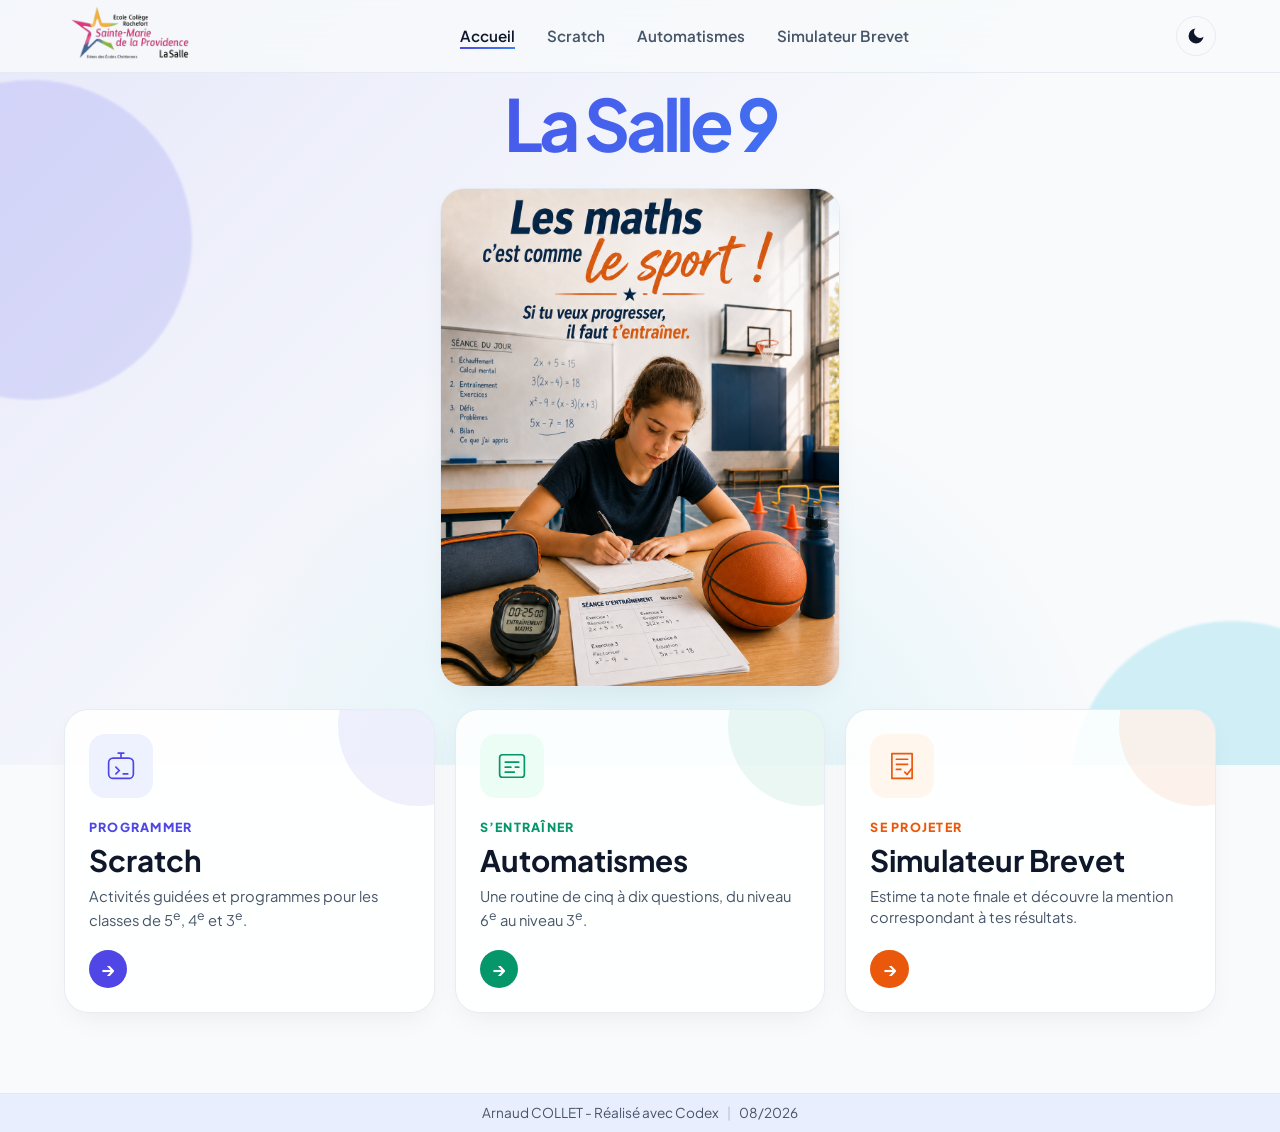
<file: index.html>
<!DOCTYPE html>
<html lang="fr" data-theme="light">

<head>
  <meta charset="UTF-8">
  <meta name="viewport" content="width=device-width, initial-scale=1.0">
  <meta name="description"
    content="La Salle 9 : activités Scratch, entraînement aux automatismes et simulateur du brevet." data-i18n-content="home.meta_desc">
  <meta name="author" content="Arnaud Collet">
  <meta name="theme-color" content="#f8fafc" media="(prefers-color-scheme: light)">
  <meta name="theme-color" content="#0b0f19" media="(prefers-color-scheme: dark)">
  <link rel="icon" href="assets/favicon.svg" type="image/svg+xml">
  <title>La Salle 9 - Accueil</title>
  <link rel="stylesheet" href="css/style.css?v=34">
  <link rel="stylesheet" href="css/accueil.css?v=8">
</head>

<body>
  <header class="navbar">
    <div class="container nav-container">
      <a href="index.html" class="logo" id="nav-logo" aria-label="La Salle 9 - Accueil" data-i18n-aria-label="nav.logo_alt">
        <img class="logo-image" src="assets/logo-providence.png" alt="">
      </a>

      <nav aria-label="Navigation principale">
        <ul class="nav-links">
          <li><a href="index.html" class="nav-link active" aria-current="page" data-i18n="nav.home">Accueil</a></li>
          <li><a href="scratch.html" class="nav-link" data-i18n="nav.scratch">Scratch</a></li>
          <li><a href="automatismes/index.html" class="nav-link" data-i18n="nav.automatismes">Automatismes</a></li>
          <li><a href="calculateur-brevet.html" class="nav-link" data-i18n="nav.brevet">Simulateur Brevet</a></li>
        </ul>
      </nav>

      <div class="nav-actions">
        <button class="theme-toggle" id="theme-btn" aria-label="Changer le thème" data-i18n-aria-label="nav.theme_toggle">
          <svg class="moon-icon" viewBox="0 0 24 24" aria-hidden="true">
            <path d="M21 12.79A9 9 0 1 1 11.21 3 7 7 0 0 0 21 12.79z" />
          </svg>
          <svg class="sun-icon" viewBox="0 0 24 24" aria-hidden="true">
            <circle cx="12" cy="12" r="5" />
            <path d="M12 1v2m0 18v2M4.22 4.22l1.42 1.42m12.72 12.72 1.42 1.42M1 12h2m18 0h2M4.22 19.78l1.42-1.42M18.36 5.64l1.42-1.42" />
          </svg>
        </button>
        <button class="menu-toggle" id="menu-btn" aria-label="Menu principal" aria-expanded="false" data-i18n-aria-label="nav.menu_toggle">
          <svg width="24" height="24" viewBox="0 0 24 24" fill="none" stroke="currentColor" stroke-width="2"
            stroke-linecap="round" aria-hidden="true">
            <path d="M4 6h16M4 12h16M4 18h16" />
          </svg>
        </button>
      </div>
    </div>
  </header>

  <main>
    <section class="portal-hero">
      <div class="portal-orb portal-orb-one"></div>
      <div class="portal-orb portal-orb-two"></div>
      <div class="container portal-hero-content">
        <h1><span data-i18n="home.title">La Salle 9</span></h1>
        <img class="portal-illustration" src="assets/accueil-effort-fille.png"
          alt="Les maths, c’est comme le sport : pour progresser, il faut s’entraîner"
          width="900" height="1125" decoding="async" fetchpriority="high">
      </div>
    </section>

    <section class="container portal-section" aria-labelledby="spaces-title">
      <h2 id="spaces-title" class="sr-only">Choisir un espace</h2>
      <div class="portal-grid">
        <a class="portal-card portal-card-scratch" href="scratch.html">
          <span class="portal-card-icon" aria-hidden="true">
            <svg viewBox="0 0 64 64">
              <path d="M18 18h28a8 8 0 0 1 8 8v20a8 8 0 0 1-8 8H18a8 8 0 0 1-8-8V26a8 8 0 0 1 8-8Z" />
              <path d="M32 18V9m-5 0h10M23 34l6 6-6 6m13 0h8" />
            </svg>
          </span>
          <span class="portal-card-copy">
            <span class="portal-kicker" data-i18n="home.scratch_kicker">Programmer</span>
            <strong data-i18n="home.scratch_title">Scratch</strong>
            <span data-i18n="home.scratch_desc">Activités guidées et programmes pour les classes de 5<sup>e</sup>, 4<sup>e</sup> et 3<sup>e</sup>.</span>
          </span>
          <span class="portal-arrow" aria-hidden="true">→</span>
        </a>

        <a class="portal-card portal-card-auto" href="automatismes/index.html">
          <span class="portal-card-icon" aria-hidden="true">
            <svg viewBox="0 0 64 64">
              <path d="M15 12h34a5 5 0 0 1 5 5v30a5 5 0 0 1-5 5H15a5 5 0 0 1-5-5V17a5 5 0 0 1 5-5Z" />
              <path d="M20 25h24M20 34h10m8 0h6M20 43h16" />
            </svg>
          </span>
          <span class="portal-card-copy">
            <span class="portal-kicker" data-i18n="home.auto_kicker">S’entraîner</span>
            <strong data-i18n="home.auto_title">Automatismes</strong>
            <span data-i18n="home.auto_desc">Une routine de cinq à dix questions, du niveau 6<sup>e</sup> au niveau 3<sup>e</sup>.</span>
          </span>
          <span class="portal-arrow" aria-hidden="true">→</span>
        </a>

        <a class="portal-card portal-card-brevet" href="calculateur-brevet.html">
          <span class="portal-card-icon" aria-hidden="true">
            <svg viewBox="0 0 64 64">
              <path d="M14 10h36v44H14zM22 20h20M22 29h20M22 38h8" />
              <path d="m37 43 4 4 8-10" />
            </svg>
          </span>
          <span class="portal-card-copy">
            <span class="portal-kicker" data-i18n="home.brevet_kicker">Se projeter</span>
            <strong data-i18n="home.brevet_title">Simulateur Brevet</strong>
            <span data-i18n="home.brevet_desc">Estime ta note finale et découvre la mention correspondant à tes résultats.</span>
          </span>
          <span class="portal-arrow" aria-hidden="true">→</span>
        </a>
      </div>
    </section>
  </main>

  <footer class="footer">
    <div class="container footer-content">
      <div class="footer-nav">
        <a href="index.html" class="footer-nav-link" data-i18n="nav.home">Accueil</a>
        <a href="scratch.html" class="footer-nav-link" data-i18n="nav.scratch">Scratch</a>
        <a href="automatismes/index.html" class="footer-nav-link" data-i18n="nav.automatismes">Automatismes</a>
        <a href="calculateur-brevet.html" class="footer-nav-link" data-i18n="nav.brevet">Simulateur Brevet</a>
      </div>
      <div class="copyright">
        <span data-i18n="footer.copyright">Arnaud COLLET - Réalisé avec Codex</span>
        <span class="divider">|</span>
        <span>08/2026</span>
      </div>
    </div>
  </footer>

  <script src="js/main.js?v=3"></script>
</body>

</html>
</file>
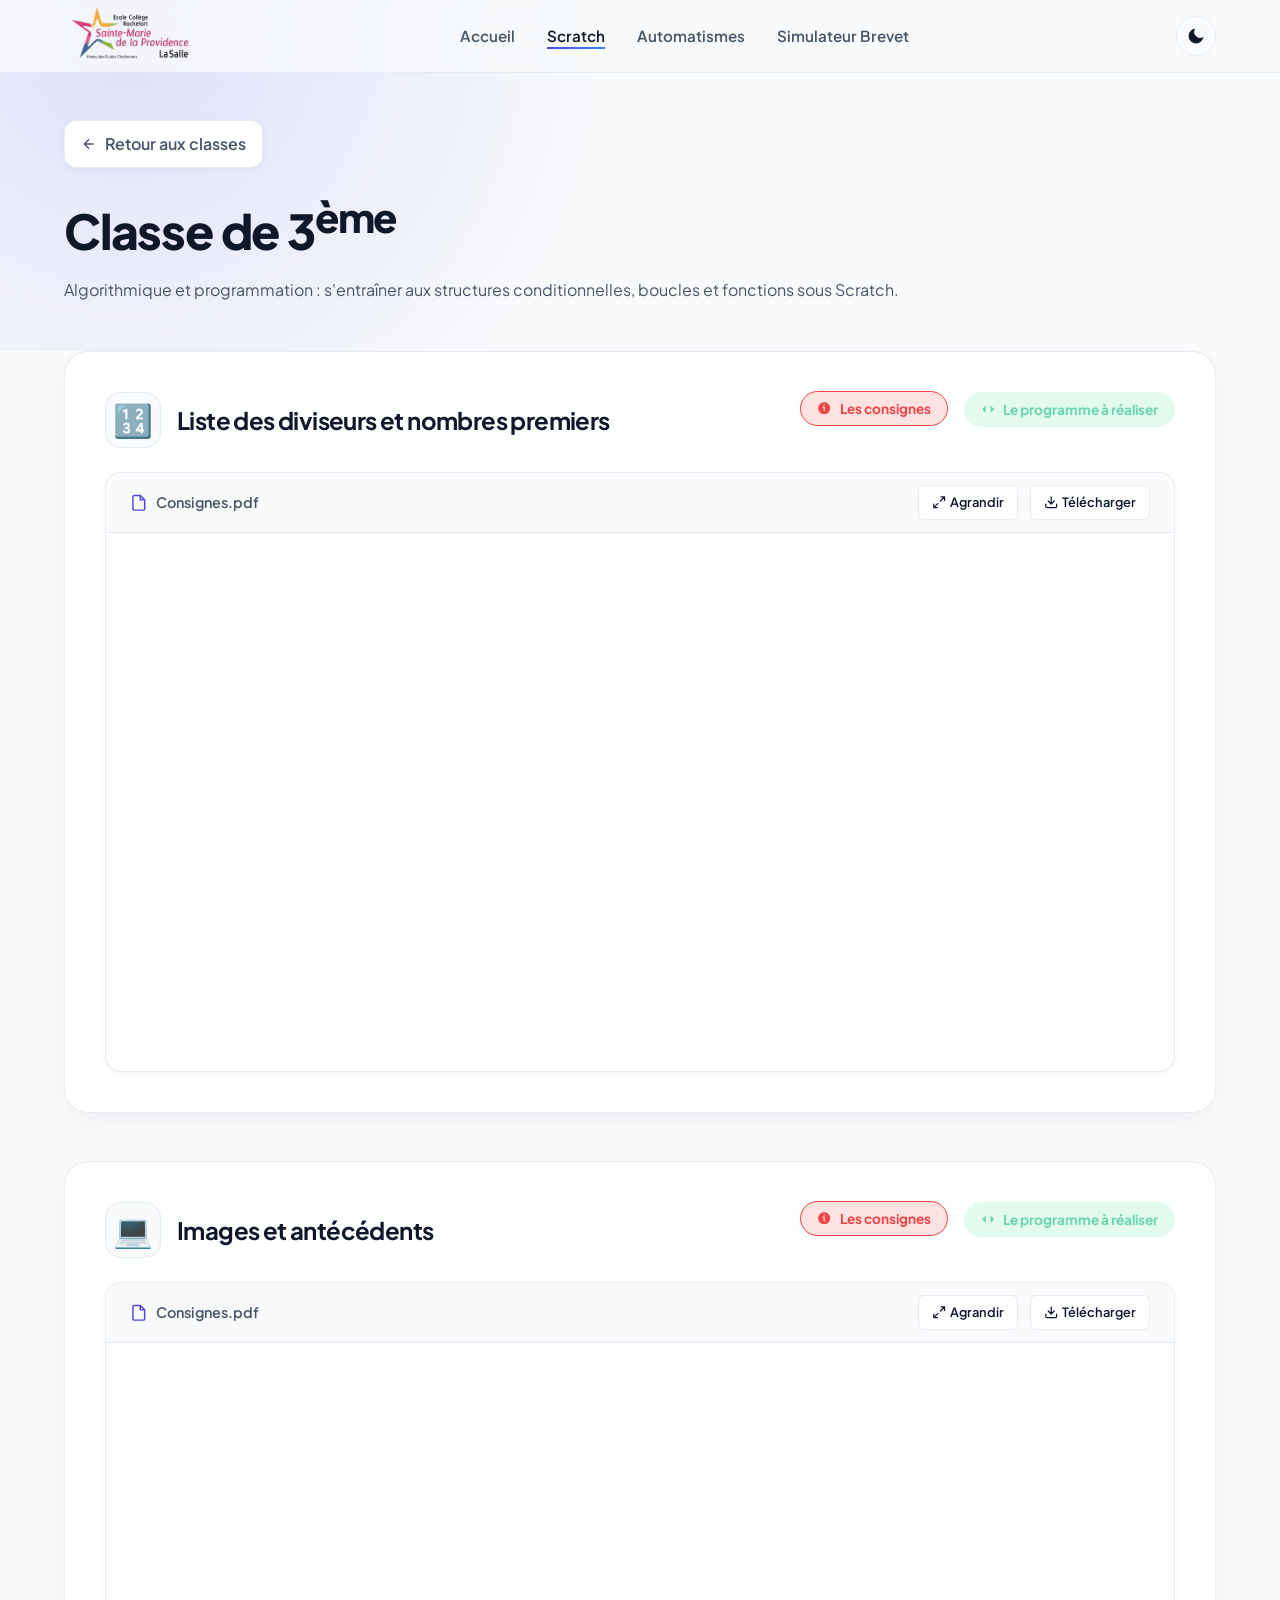
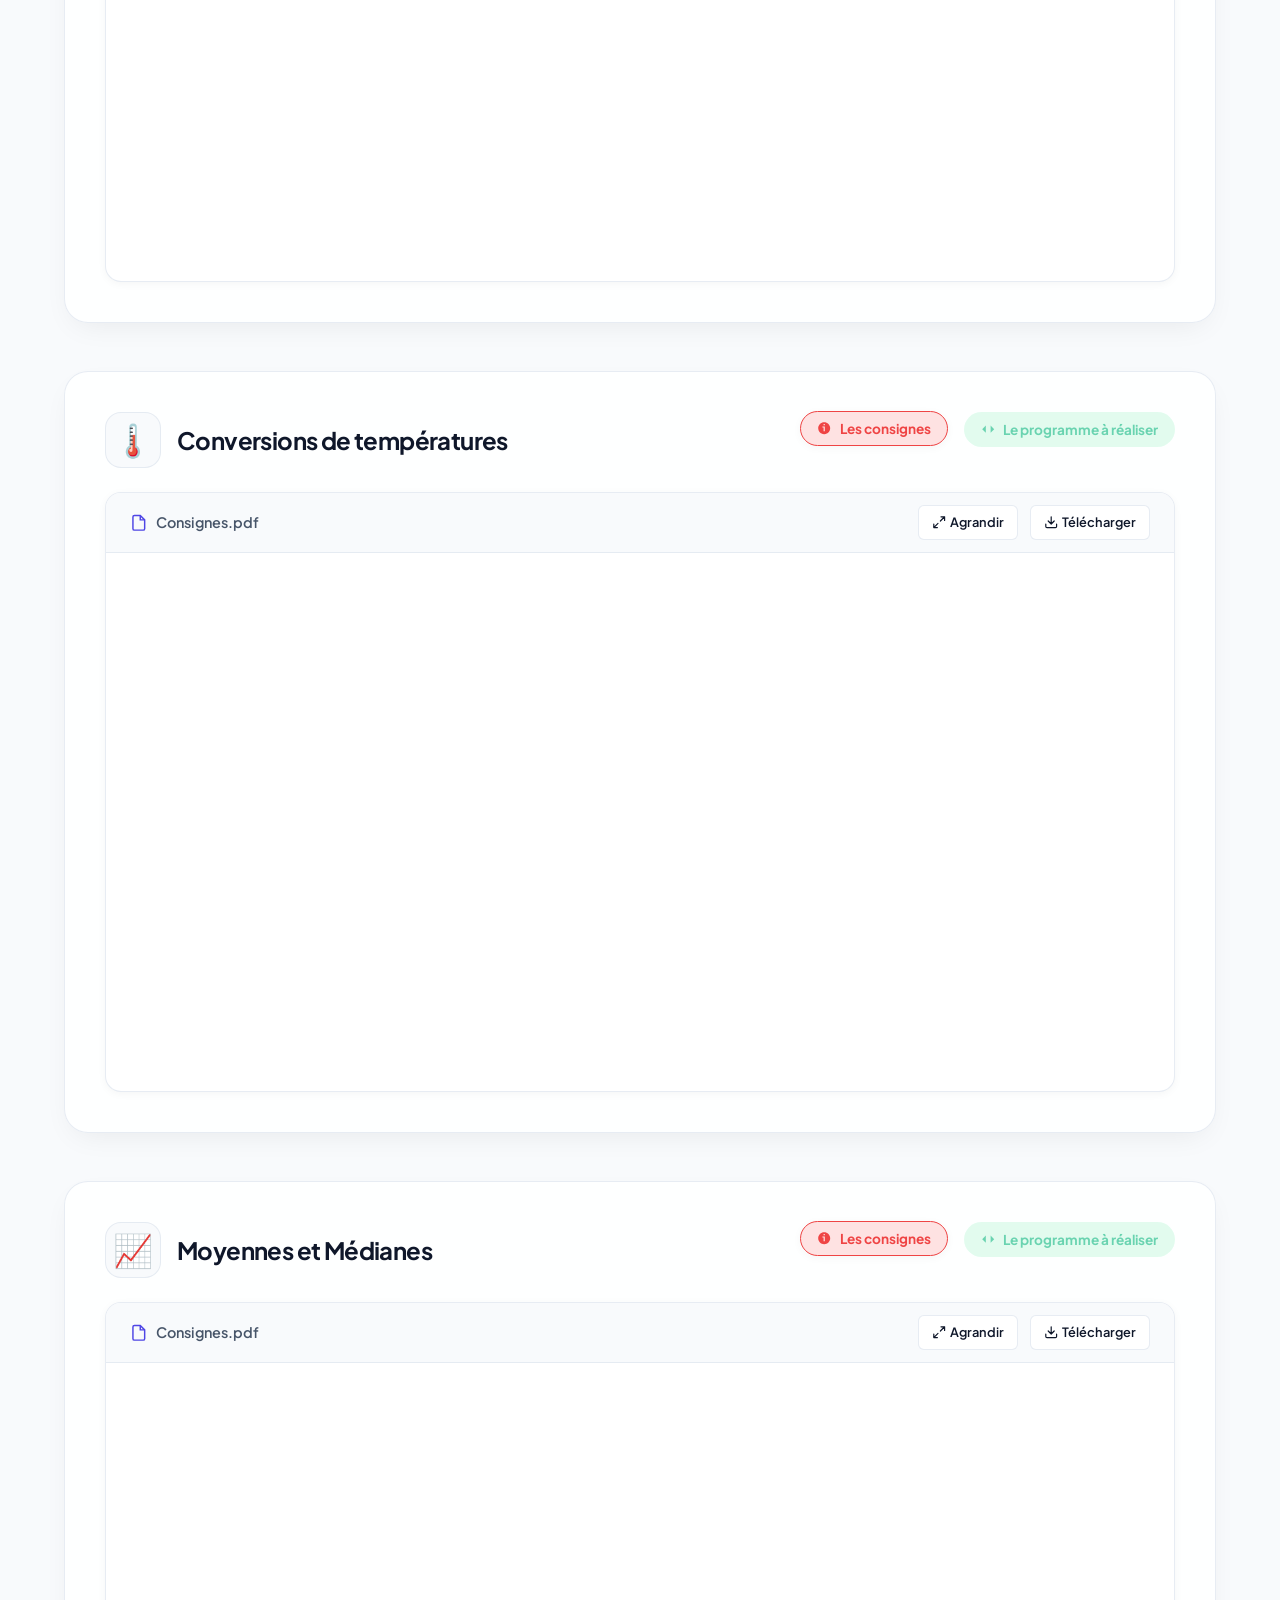
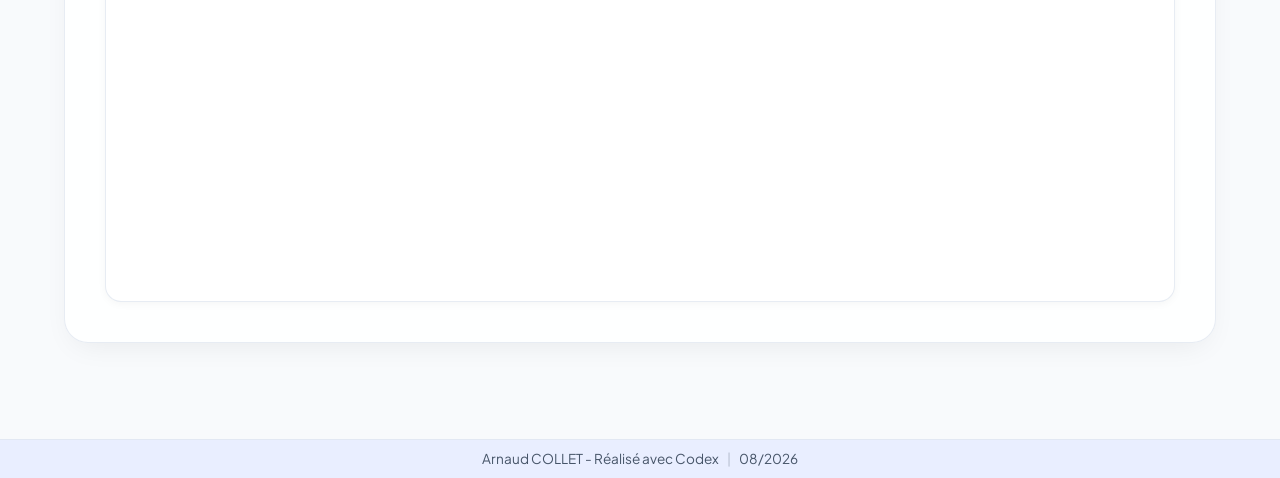
<file: 3eme.html>
<!DOCTYPE html>
<html lang="fr" data-theme="light">

<head>
  <meta charset="UTF-8">
  <meta name="viewport" content="width=device-width, initial-scale=1.0">
  <meta name="description"
    content="Activités d'algorithmique et de programmation mathématique pour la classe de 3ème - La Salle 9.">
  <meta name="author" content="Arnaud Collet">
  <meta name="theme-color" content="#f8fafc" media="(prefers-color-scheme: light)">
  <meta name="theme-color" content="#0b0f19" media="(prefers-color-scheme: dark)">
  <link rel="icon" href="assets/favicon.svg" type="image/svg+xml">
  <title>La Salle 9 - Classe de 3ème</title>

  <!-- CSS Stylesheet -->
  <link rel="stylesheet" href="css/style.css?v=34">
</head>

<body data-grade="3e">

  <!-- Navigation Bar -->
  <header class="navbar">
    <div class="container nav-container">
      <a href="index.html" class="logo" id="nav-logo" aria-label="La Salle 9 - Accueil" data-i18n-aria-label="nav.logo_alt">
        <img class="logo-image" src="assets/logo-providence.png" alt="">
      </a>

      <nav>
        <ul class="nav-links">
          <li><a href="index.html" class="nav-link" id="link-accueil" data-i18n="nav.home">Accueil</a></li>
          <li><a href="scratch.html" class="nav-link active" id="link-scratch" aria-current="page" data-i18n="nav.scratch">Scratch</a></li>
          <li><a href="automatismes/index.html" class="nav-link" id="link-automatismes" data-i18n="nav.automatismes">Automatismes</a></li>
          <li><a href="calculateur-brevet.html" class="nav-link" id="link-calculateur" data-i18n="nav.brevet">Simulateur Brevet</a></li>
        </ul>
      </nav>

      <div class="nav-actions">
        <!-- Theme Toggle Button -->
        <button class="theme-toggle" id="theme-btn" aria-label="Changer le thème" data-i18n-aria-label="nav.theme_toggle">
          <svg class="moon-icon" viewBox="0 0 24 24">
            <path d="M21 12.79A9 9 0 1 1 11.21 3 7 7 0 0 0 21 12.79z" />
          </svg>
          <svg class="sun-icon" viewBox="0 0 24 24">
            <circle cx="12" cy="12" r="5" />
            <line x1="12" y1="1" x2="12" y2="3" />
            <line x1="12" y1="21" x2="12" y2="23" />
            <line x1="4.22" y1="4.22" x2="5.64" y2="5.64" />
            <line x1="18.36" y1="18.36" x2="19.78" y2="19.78" />
            <line x1="1" y1="12" x2="3" y2="12" />
            <line x1="21" y1="12" x2="23" y2="12" />
            <line x1="4.22" y1="19.78" x2="5.64" y2="18.36" />
            <line x1="18.36" y1="5.64" x2="19.78" y2="4.22" />
          </svg>
        </button>

        <!-- Mobile Menu Toggle -->
        <button class="menu-toggle" id="menu-btn" aria-label="Menu principal" data-i18n-aria-label="nav.menu_toggle">
          <svg width="24" height="24" viewBox="0 0 24 24" fill="none" stroke="currentColor" stroke-width="2"
            stroke-linecap="round" stroke-linejoin="round">
            <line x1="4" y1="12" x2="20" y2="12" />
            <line x1="4" y1="6" x2="20" y2="6" />
            <line x1="4" y1="18" x2="20" y2="18" />
          </svg>
        </button>
      </div>
    </div>
  </header>

  <!-- Page Header -->
  <section class="page-header">
    <div class="container">
      <a href="scratch.html" class="back-link">
        <svg viewBox="0 0 24 24">
          <path d="M5 12h14M12 5l7 7-7 7" />
        </svg>
        <span data-i18n="grade.back">Retour aux classes</span>
      </a>
      <div class="page-title-section">
        <h1 class="page-title" data-i18n="grade.3e_title">Classe de 3<sup>ème</sup></h1>
      </div>
      <p class="page-subtitle" data-i18n="grade.3e_subtitle">Algorithmique et programmation : s'entraîner aux structures conditionnelles, boucles et
        fonctions sous Scratch.</p>
    </div>
  </section>

  <!-- Main Content - List of Activities -->
  <main class="container" style="padding-bottom: 6rem;">
    <div class="assignments-list">

      <!-- Act 1 : Liste des diviseurs et nombres premiers -->
      <article class="card-assignment" id="act-3e-diviseurs">
        <div class="assignment-header">
          <div class="assignment-title-area">
            <span class="assignment-emoji">🔢</span>
            <h2 class="assignment-title" data-i18n="activity.3e_divisors">Liste des diviseurs et nombres premiers</h2>
          </div>
          <div class="assignment-badges">
            <span class="badge badge-consignes">
              <svg viewBox="0 0 24 24">
                <path
                  d="M12 2C6.48 2 2 6.48 2 12s4.48 10 10 10 10-4.48 10-10S17.52 2 12 2zm1 15h-2v-6h-2v-2h4v8zm0-10h-2V5h2v2z" />
              </svg>
              Les consignes
            </span>
            <span class="badge badge-programme">
              <svg viewBox="0 0 24 24">
                <polyline points="16 18 22 12 16 6" />
                <polyline points="8 6 2 12 8 18" />
              </svg>
              Le programme à réaliser
            </span>
          </div>
        </div>

        <!-- Document Embed Container -->
        <div class="embed-container">
          <div class="embed-toolbar">
            <div class="embed-filename">
              <svg viewBox="0 0 24 24">
                <path d="M14 2H6a2 2 0 0 0-2 2v16a2 2 0 0 0 2 2h12a2 2 0 0 0 2-2V8z" />
                <polyline points="14 2 14 8 20 8" />
              </svg>
              Liste des diviseurs_Nombre premier.pdf
            </div>
            <div class="embed-actions">
              <a href="https://drive.google.com/open?id=1iXXxpGACUV-oa3RKr_z5v6xqrEqxWF4j" target="_blank"
                class="btn-embed-action" title="Agrandir">
                <svg viewBox="0 0 24 24">
                  <path d="M15 3h6v6M9 21H3v-6M21 3l-7 7M3 21l7-7" />
                </svg>
                Agrandir
              </a>
              <a href="https://drive.google.com/uc?id=1iXXxpGACUV-oa3RKr_z5v6xqrEqxWF4j&export=download"
                class="btn-embed-action" title="Télécharger">
                <svg viewBox="0 0 24 24">
                  <path d="M21 15v4a2 2 0 0 1-2 2H5a2 2 0 0 1-2-2v-4M7 10l5 5 5-5M12 15V3" />
                </svg>
                Télécharger
              </a>
            </div>
          </div>
          <div class="embed-iframe-wrapper">
            <div class="skeleton-loader">
              <div class="spinner"></div>
              <span class="loader-text">Chargement du document...</span>
            </div>
            <iframe class="embed-iframe"
              data-src="https://drive.google.com/file/d/1iXXxpGACUV-oa3RKr_z5v6xqrEqxWF4j/preview"
              allowfullscreen></iframe>
          </div>
        </div>
      </article>

      <!-- Act 2 : Images et antécédents -->
      <article class="card-assignment" id="act-3e-images">
        <div class="assignment-header">
          <div class="assignment-title-area">
            <span class="assignment-emoji">📊</span>
            <h2 class="assignment-title" data-i18n="activity.3e_images">Images et antécédents</h2>
          </div>
          <div class="assignment-badges">
            <span class="badge badge-consignes">
              <svg viewBox="0 0 24 24">
                <path
                  d="M12 2C6.48 2 2 6.48 2 12s4.48 10 10 10 10-4.48 10-10S17.52 2 12 2zm1 15h-2v-6h-2v-2h4v8zm0-10h-2V5h2v2z" />
              </svg>
              Les consignes
            </span>
            <span class="badge badge-programme">
              <svg viewBox="0 0 24 24">
                <polyline points="16 18 22 12 16 6" />
                <polyline points="8 6 2 12 8 18" />
              </svg>
              Le programme à réaliser
            </span>
          </div>
        </div>

        <!-- Document Embed Container -->
        <div class="embed-container">
          <div class="embed-toolbar">
            <div class="embed-filename">
              <svg viewBox="0 0 24 24">
                <path d="M14 2H6a2 2 0 0 0-2 2v16a2 2 0 0 0 2 2h12a2 2 0 0 0 2-2V8z" />
                <polyline points="14 2 14 8 20 8" />
              </svg>
              Images et antécédents.pdf
            </div>
            <div class="embed-actions">
              <a href="https://drive.google.com/open?id=1SzfFnJpUUqKs-jgfQ53eB-f7hFhjlNLi" target="_blank"
                class="btn-embed-action" title="Agrandir">
                <svg viewBox="0 0 24 24">
                  <path d="M15 3h6v6M9 21H3v-6M21 3l-7 7M3 21l7-7" />
                </svg>
                Agrandir
              </a>
              <a href="https://drive.google.com/uc?id=1SzfFnJpUUqKs-jgfQ53eB-f7hFhjlNLi&export=download"
                class="btn-embed-action" title="Télécharger">
                <svg viewBox="0 0 24 24">
                  <path d="M21 15v4a2 2 0 0 1-2 2H5a2 2 0 0 1-2-2v-4M7 10l5 5 5-5M12 15V3" />
                </svg>
                Télécharger
              </a>
            </div>
          </div>
          <div class="embed-iframe-wrapper">
            <div class="skeleton-loader">
              <div class="spinner"></div>
              <span class="loader-text">Chargement du document...</span>
            </div>
            <iframe class="embed-iframe"
              data-src="https://drive.google.com/file/d/1SzfFnJpUUqKs-jgfQ53eB-f7hFhjlNLi/preview"
              allowfullscreen></iframe>
          </div>
        </div>
      </article>

      <!-- Act 3 : Conversions de températures -->
      <article class="card-assignment" id="act-3e-temperatures">
        <div class="assignment-header">
          <div class="assignment-title-area">
            <span class="assignment-emoji">🌡️</span>
            <h2 class="assignment-title" data-i18n="activity.3e_temperatures">Conversions de températures</h2>
          </div>
          <div class="assignment-badges">
            <span class="badge badge-consignes">
              <svg viewBox="0 0 24 24">
                <path
                  d="M12 2C6.48 2 2 6.48 2 12s4.48 10 10 10 10-4.48 10-10S17.52 2 12 2zm1 15h-2v-6h-2v-2h4v8zm0-10h-2V5h2v2z" />
              </svg>
              Les consignes
            </span>
            <span class="badge badge-programme">
              <svg viewBox="0 0 24 24">
                <polyline points="16 18 22 12 16 6" />
                <polyline points="8 6 2 12 8 18" />
              </svg>
              Le programme à réaliser
            </span>
          </div>
        </div>

        <!-- Document Embed Container -->
        <div class="embed-container">
          <div class="embed-toolbar">
            <div class="embed-filename">
              <svg viewBox="0 0 24 24">
                <path d="M14 2H6a2 2 0 0 0-2 2v16a2 2 0 0 0 2 2h12a2 2 0 0 0 2-2V8z" />
                <polyline points="14 2 14 8 20 8" />
              </svg>
              Conversion Celsius Fahrenheit.pdf
            </div>
            <div class="embed-actions">
              <a href="https://drive.google.com/open?id=1n7oqIQH0wYXGkZuo3qwCSdO_VwoGKpyr" target="_blank"
                class="btn-embed-action" title="Agrandir">
                <svg viewBox="0 0 24 24">
                  <path d="M15 3h6v6M9 21H3v-6M21 3l-7 7M3 21l7-7" />
                </svg>
                Agrandir
              </a>
              <a href="https://drive.google.com/uc?id=1n7oqIQH0wYXGkZuo3qwCSdO_VwoGKpyr&export=download"
                class="btn-embed-action" title="Télécharger">
                <svg viewBox="0 0 24 24">
                  <path d="M21 15v4a2 2 0 0 1-2 2H5a2 2 0 0 1-2-2v-4M7 10l5 5 5-5M12 15V3" />
                </svg>
                Télécharger
              </a>
            </div>
          </div>
          <div class="embed-iframe-wrapper">
            <div class="skeleton-loader">
              <div class="spinner"></div>
              <span class="loader-text">Chargement du document...</span>
            </div>
            <iframe class="embed-iframe"
              data-src="https://drive.google.com/file/d/1n7oqIQH0wYXGkZuo3qwCSdO_VwoGKpyr/preview"
              allowfullscreen></iframe>
          </div>
        </div>
      </article>

      <!-- Act 4 : Moyennes et Médianes -->
      <article class="card-assignment" id="act-3e-moyennes">
        <div class="assignment-header">
          <div class="assignment-title-area">
            <span class="assignment-emoji">📈</span>
            <h2 class="assignment-title" data-i18n="activity.3e_averages">Moyennes et Médianes</h2>
          </div>
          <div class="assignment-badges">
            <span class="badge badge-consignes">
              <svg viewBox="0 0 24 24">
                <path
                  d="M12 2C6.48 2 2 6.48 2 12s4.48 10 10 10 10-4.48 10-10S17.52 2 12 2zm1 15h-2v-6h-2v-2h4v8zm0-10h-2V5h2v2z" />
              </svg>
              Les consignes
            </span>
            <span class="badge badge-programme">
              <svg viewBox="0 0 24 24">
                <polyline points="16 18 22 12 16 6" />
                <polyline points="8 6 2 12 8 18" />
              </svg>
              Le programme à réaliser
            </span>
          </div>
        </div>

        <!-- Document Embed Container -->
        <div class="embed-container">
          <div class="embed-toolbar">
            <div class="embed-filename">
              <svg viewBox="0 0 24 24">
                <path d="M14 2H6a2 2 0 0 0-2 2v16a2 2 0 0 0 2 2h12a2 2 0 0 0 2-2V8z" />
                <polyline points="14 2 14 8 20 8" />
              </svg>
              Moyenne et médiane.pdf
            </div>
            <div class="embed-actions">
              <a href="https://drive.google.com/open?id=1O4moJe_bzBScq-ctHUf-7p7YxjpyK1SG" target="_blank"
                class="btn-embed-action" title="Agrandir">
                <svg viewBox="0 0 24 24">
                  <path d="M15 3h6v6M9 21H3v-6M21 3l-7 7M3 21l7-7" />
                </svg>
                Agrandir
              </a>
              <a href="https://drive.google.com/uc?id=1O4moJe_bzBScq-ctHUf-7p7YxjpyK1SG&export=download"
                class="btn-embed-action" title="Télécharger">
                <svg viewBox="0 0 24 24">
                  <path d="M21 15v4a2 2 0 0 1-2 2H5a2 2 0 0 1-2-2v-4M7 10l5 5 5-5M12 15V3" />
                </svg>
                Télécharger
              </a>
            </div>
          </div>
          <div class="embed-iframe-wrapper">
            <div class="skeleton-loader">
              <div class="spinner"></div>
              <span class="loader-text">Chargement du document...</span>
            </div>
            <iframe class="embed-iframe"
              data-src="https://drive.google.com/file/d/1O4moJe_bzBScq-ctHUf-7p7YxjpyK1SG/preview"
              allowfullscreen></iframe>
          </div>
        </div>
      </article>

    </div>
  </main>

  <!-- Footer -->
  <footer class="footer">
    <div class="container footer-content">
      <div class="footer-nav">
        <a href="index.html" class="footer-nav-link" data-i18n="nav.home">Accueil</a>
        <a href="scratch.html" class="footer-nav-link" data-i18n="nav.scratch">Scratch</a>
        <a href="automatismes/index.html" class="footer-nav-link" data-i18n="nav.automatismes">Automatismes</a>
        <a href="calculateur-brevet.html" class="footer-nav-link" data-i18n="nav.brevet">Simulateur Brevet</a>
      </div>
      <div class="copyright">
        <span data-i18n="footer.copyright">Arnaud COLLET - Réalisé avec Codex</span>
        <span class="divider">|</span>
        <span>08/2026</span>
      </div>
    </div>
  </footer>

  <!-- JavaScript -->
  <script src="js/main.js?v=3"></script>
</body>

</html>
</file>
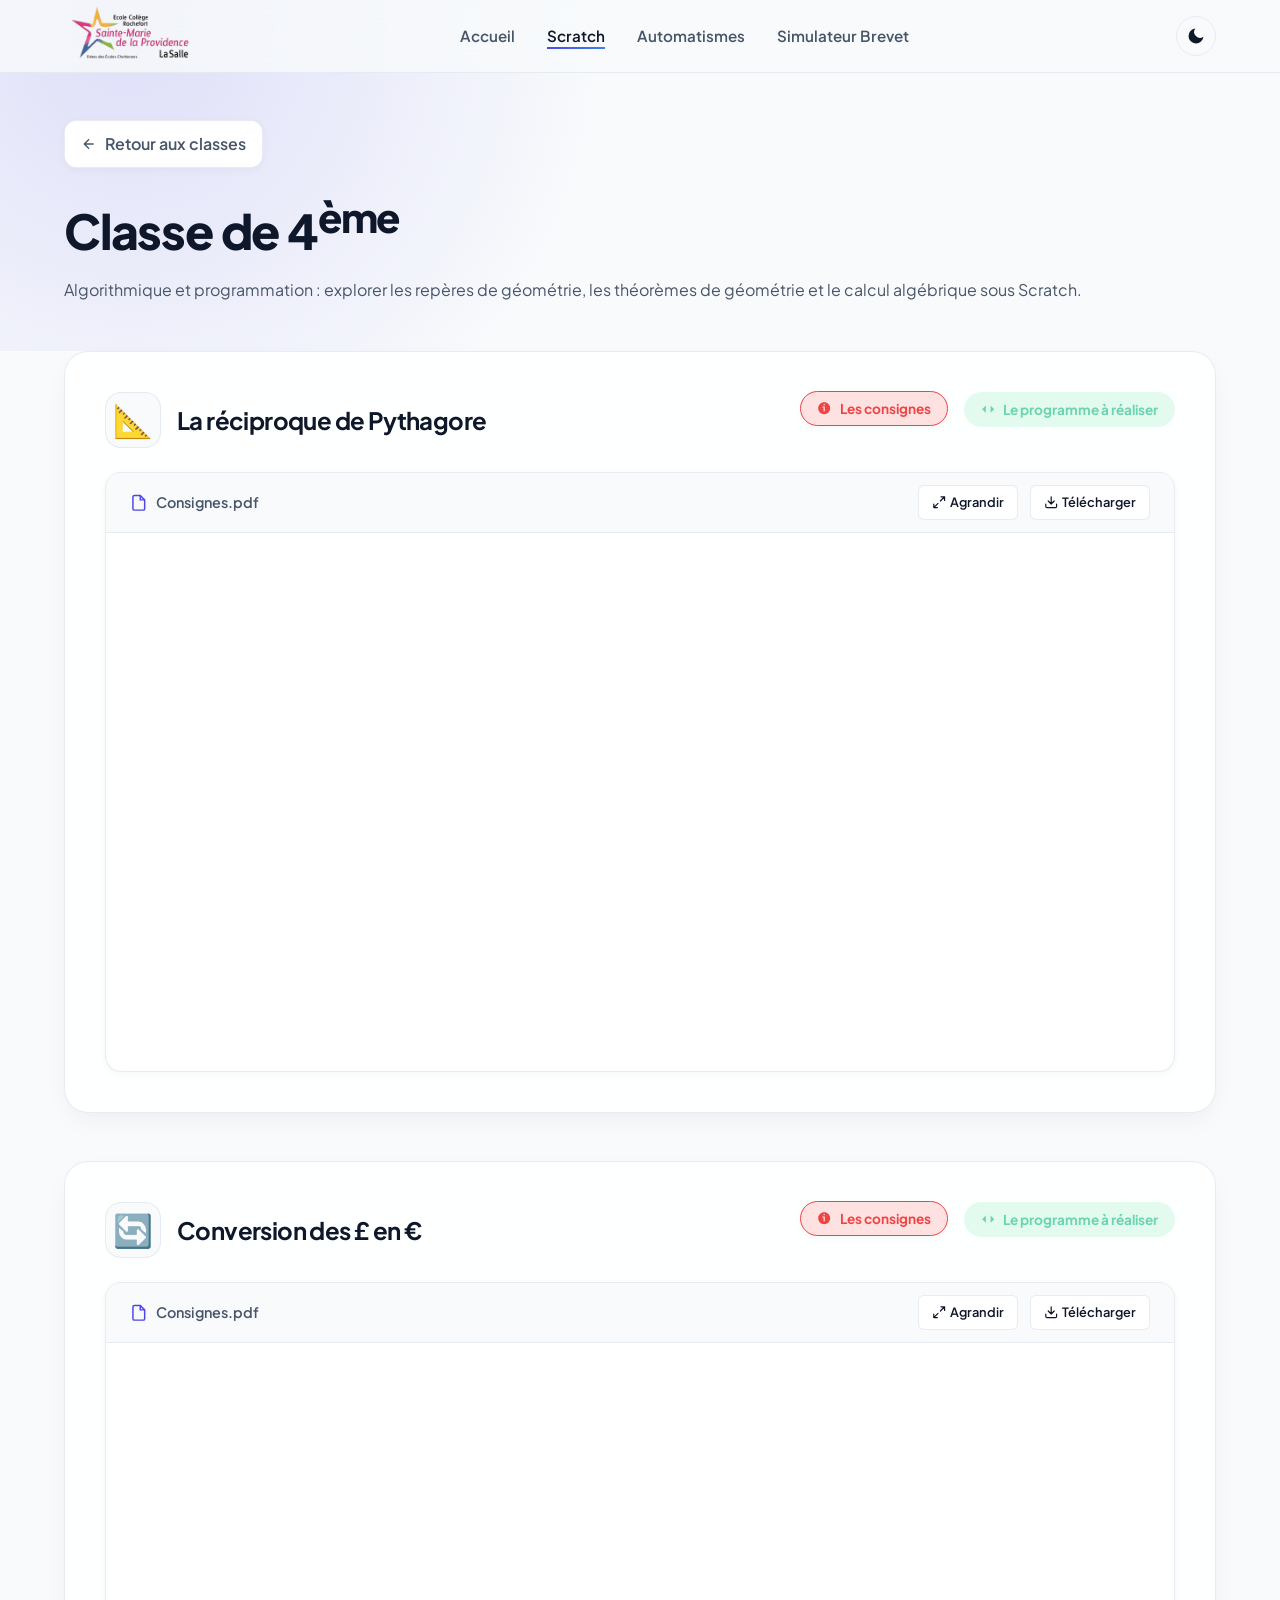
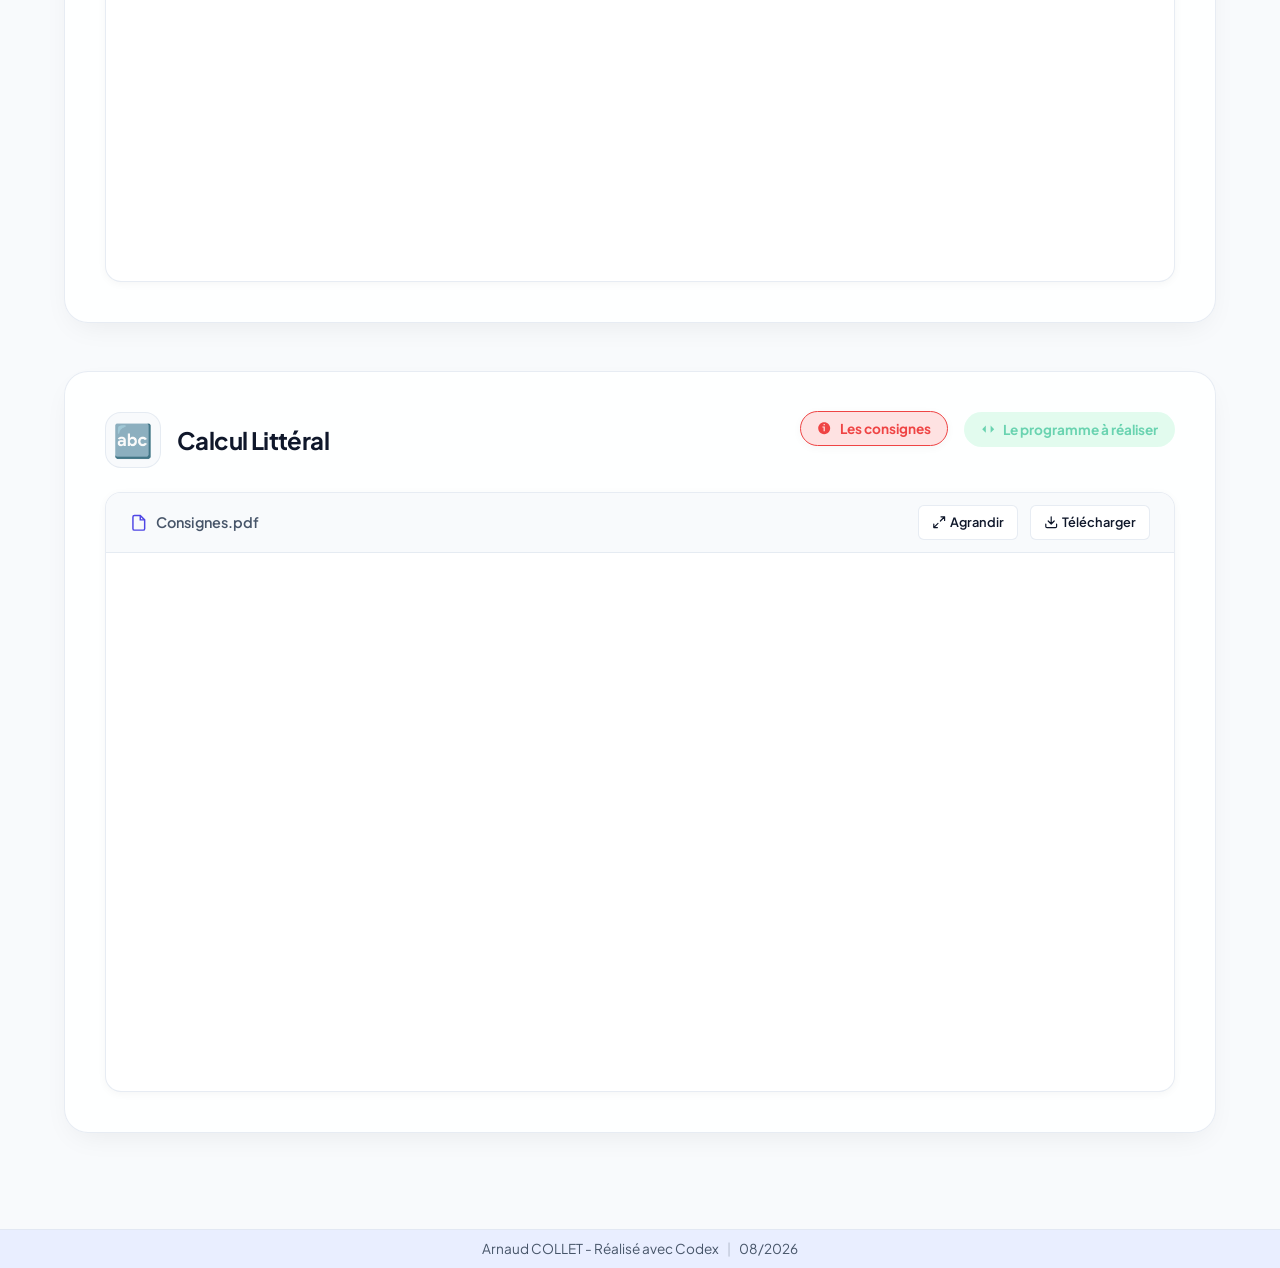
<file: 4eme.html>
<!DOCTYPE html>
<html lang="fr" data-theme="light">
<head>
  <meta charset="UTF-8">
  <meta name="viewport" content="width=device-width, initial-scale=1.0">
  <meta name="description" content="Activités d'algorithmique et de programmation mathématique pour la classe de 4ème - La Salle 9.">
  <meta name="author" content="Arnaud Collet">
  <meta name="theme-color" content="#f8fafc" media="(prefers-color-scheme: light)">
  <meta name="theme-color" content="#0b0f19" media="(prefers-color-scheme: dark)">
  <link rel="icon" href="assets/favicon.svg" type="image/svg+xml">
  <title>La Salle 9 - Classe de 4ème</title>
  
  <!-- CSS Stylesheet -->
  <link rel="stylesheet" href="css/style.css?v=34">
</head>
<body data-grade="4e">

  <!-- Navigation Bar -->
  <header class="navbar">
    <div class="container nav-container">
      <a href="index.html" class="logo" id="nav-logo" aria-label="La Salle 9 - Accueil" data-i18n-aria-label="nav.logo_alt">
        <img class="logo-image" src="assets/logo-providence.png" alt="">
      </a>
      
      <nav>
        <ul class="nav-links">
          <li><a href="index.html" class="nav-link" id="link-accueil" data-i18n="nav.home">Accueil</a></li>
          <li><a href="scratch.html" class="nav-link active" id="link-scratch" aria-current="page" data-i18n="nav.scratch">Scratch</a></li>
          <li><a href="automatismes/index.html" class="nav-link" id="link-automatismes" data-i18n="nav.automatismes">Automatismes</a></li>
          <li><a href="calculateur-brevet.html" class="nav-link" id="link-calculateur" data-i18n="nav.brevet">Simulateur Brevet</a></li>
        </ul>
      </nav>
      
      <div class="nav-actions">
        <!-- Theme Toggle Button -->
        <button class="theme-toggle" id="theme-btn" aria-label="Changer le thème" data-i18n-aria-label="nav.theme_toggle">
          <svg class="moon-icon" viewBox="0 0 24 24"><path d="M21 12.79A9 9 0 1 1 11.21 3 7 7 0 0 0 21 12.79z"/></svg>
          <svg class="sun-icon" viewBox="0 0 24 24"><circle cx="12" cy="12" r="5"/><line x1="12" y1="1" x2="12" y2="3"/><line x1="12" y1="21" x2="12" y2="23"/><line x1="4.22" y1="4.22" x2="5.64" y2="5.64"/><line x1="18.36" y1="18.36" x2="19.78" y2="19.78"/><line x1="1" y1="12" x2="3" y2="12"/><line x1="21" y1="12" x2="23" y2="12"/><line x1="4.22" y1="19.78" x2="5.64" y2="18.36"/><line x1="18.36" y1="5.64" x2="19.78" y2="4.22"/></svg>
        </button>
        
        <!-- Mobile Menu Toggle -->
        <button class="menu-toggle" id="menu-btn" aria-label="Menu principal" data-i18n-aria-label="nav.menu_toggle">
          <svg width="24" height="24" viewBox="0 0 24 24" fill="none" stroke="currentColor" stroke-width="2" stroke-linecap="round" stroke-linejoin="round"><line x1="4" y1="12" x2="20" y2="12"/><line x1="4" y1="6" x2="20" y2="6"/><line x1="4" y1="18" x2="20" y2="18"/></svg>
        </button>
      </div>
    </div>
  </header>

  <!-- Page Header -->
  <section class="page-header">
    <div class="container">
      <a href="scratch.html" class="back-link">
        <svg viewBox="0 0 24 24"><path d="M5 12h14M12 5l7 7-7 7"/></svg>
        <span data-i18n="grade.back">Retour aux classes</span>
      </a>
      <div class="page-title-section">
        <h1 class="page-title" data-i18n="grade.4e_title">Classe de 4<sup>ème</sup></h1>
      </div>
      <p class="page-subtitle" data-i18n="grade.4e_subtitle">Algorithmique et programmation : explorer les repères de géométrie, les théorèmes de géométrie et le calcul algébrique sous Scratch.</p>
    </div>
  </section>

  <!-- Main Content - List of Activities -->
  <main class="container" style="padding-bottom: 6rem;">
    <div class="assignments-list">
      
      <!-- Act 1 : La réciproque de Pythagore -->
      <article class="card-assignment" id="act-4e-pythagore">
        <div class="assignment-header">
          <div class="assignment-title-area">
            <span class="assignment-emoji">📐</span>
            <h2 class="assignment-title" data-i18n="activity.4e_pythagoras">La réciproque de Pythagore</h2>
          </div>
          <div class="assignment-badges">
            <span class="badge badge-consignes">
              <svg viewBox="0 0 24 24"><path d="M12 2C6.48 2 2 6.48 2 12s4.48 10 10 10 10-4.48 10-10S17.52 2 12 2zm1 15h-2v-6h-2v-2h4v8zm0-10h-2V5h2v2z"/></svg>
              Les consignes
            </span>
            <span class="badge badge-programme">
              <svg viewBox="0 0 24 24"><polyline points="16 18 22 12 16 6"/><polyline points="8 6 2 12 8 18"/></svg>
              Le programme à réaliser
            </span>
          </div>
        </div>
        
        <!-- Document Embed Container -->
        <div class="embed-container">
          <div class="embed-toolbar">
            <div class="embed-filename">
              <svg viewBox="0 0 24 24"><path d="M14 2H6a2 2 0 0 0-2 2v16a2 2 0 0 0 2 2h12a2 2 0 0 0 2-2V8z"/><polyline points="14 2 14 8 20 8"/></svg>
              Réciproque de Pythagore.pdf
            </div>
            <div class="embed-actions">
              <a href="https://drive.google.com/open?id=12RiKSMBQDK7RhGNgHucfMsUmDGckEUqc" target="_blank" class="btn-embed-action" title="Agrandir">
                <svg viewBox="0 0 24 24"><path d="M15 3h6v6M9 21H3v-6M21 3l-7 7M3 21l7-7"/></svg>
                Agrandir
              </a>
              <a href="https://drive.google.com/uc?id=12RiKSMBQDK7RhGNgHucfMsUmDGckEUqc&export=download" class="btn-embed-action" title="Télécharger">
                <svg viewBox="0 0 24 24"><path d="M21 15v4a2 2 0 0 1-2 2H5a2 2 0 0 1-2-2v-4M7 10l5 5 5-5M12 15V3"/></svg>
                Télécharger
              </a>
            </div>
          </div>
          <div class="embed-iframe-wrapper">
            <div class="skeleton-loader">
              <div class="spinner"></div>
              <span class="loader-text">Chargement du document...</span>
            </div>
            <iframe class="embed-iframe" data-src="https://drive.google.com/file/d/12RiKSMBQDK7RhGNgHucfMsUmDGckEUqc/preview" allowfullscreen></iframe>
          </div>
        </div>
      </article>

      <!-- Act 2 : Conversion des £ en € -->
      <article class="card-assignment" id="act-4e-angles">
        <div class="assignment-header">
          <div class="assignment-title-area">
            <span class="assignment-emoji">🔄</span>
            <h2 class="assignment-title" data-i18n="activity.4e_currency">Conversion des £ en €</h2>
          </div>
          <div class="assignment-badges">
            <span class="badge badge-consignes">
              <svg viewBox="0 0 24 24"><path d="M12 2C6.48 2 2 6.48 2 12s4.48 10 10 10 10-4.48 10-10S17.52 2 12 2zm1 15h-2v-6h-2v-2h4v8zm0-10h-2V5h2v2z"/></svg>
              Les consignes
            </span>
            <span class="badge badge-programme">
              <svg viewBox="0 0 24 24"><polyline points="16 18 22 12 16 6"/><polyline points="8 6 2 12 8 18"/></svg>
              Le programme à réaliser
            </span>
          </div>
        </div>
        
        <!-- Document Embed Container -->
        <div class="embed-container">
          <div class="embed-toolbar">
            <div class="embed-filename">
              <svg viewBox="0 0 24 24"><path d="M14 2H6a2 2 0 0 0-2 2v16a2 2 0 0 0 2 2h12a2 2 0 0 0 2-2V8z"/><polyline points="14 2 14 8 20 8"/></svg>
              Convertisseur £ en €.pdf
            </div>
            <div class="embed-actions">
              <a href="https://drive.google.com/open?id=1yY0nyouvS2E2AO8nWTuZUwspnD7Ov7jM" target="_blank" class="btn-embed-action" title="Agrandir">
                <svg viewBox="0 0 24 24"><path d="M15 3h6v6M9 21H3v-6M21 3l-7 7M3 21l7-7"/></svg>
                Agrandir
              </a>
              <a href="https://drive.google.com/uc?id=1yY0nyouvS2E2AO8nWTuZUwspnD7Ov7jM&export=download" class="btn-embed-action" title="Télécharger">
                <svg viewBox="0 0 24 24"><path d="M21 15v4a2 2 0 0 1-2 2H5a2 2 0 0 1-2-2v-4M7 10l5 5 5-5M12 15V3"/></svg>
                Télécharger
              </a>
            </div>
          </div>
          <div class="embed-iframe-wrapper">
            <div class="skeleton-loader">
              <div class="spinner"></div>
              <span class="loader-text">Chargement du document...</span>
            </div>
            <iframe class="embed-iframe" data-src="https://drive.google.com/file/d/1yY0nyouvS2E2AO8nWTuZUwspnD7Ov7jM/preview" allowfullscreen></iframe>
          </div>
        </div>
      </article>

      <!-- Act 3 : Calcul de moyenne et médiane -->
      <article class="card-assignment" id="act-4e-moyenne">
        <div class="assignment-header">
          <div class="assignment-title-area">
            <span class="assignment-emoji">📊</span>
            <h2 class="assignment-title" data-i18n="activity.4e_statistics">Calcul de moyenne et médiane</h2>
          </div>
          <div class="assignment-badges">
            <span class="badge badge-consignes">
              <svg viewBox="0 0 24 24"><path d="M12 2C6.48 2 2 6.48 2 12s4.48 10 10 10 10-4.48 10-10S17.52 2 12 2zm1 15h-2v-6h-2v-2h4v8zm0-10h-2V5h2v2z"/></svg>
              Les consignes
            </span>
            <span class="badge badge-programme">
              <svg viewBox="0 0 24 24"><polyline points="16 18 22 12 16 6"/><polyline points="8 6 2 12 8 18"/></svg>
              Les programmes à réaliser
            </span>
          </div>
        </div>
        
        <!-- Document Embed Container -->
        <div class="embed-container">
          <div class="embed-toolbar">
            <div class="embed-filename">
              <svg viewBox="0 0 24 24"><path d="M14 2H6a2 2 0 0 0-2 2v16a2 2 0 0 0 2 2h12a2 2 0 0 0 2-2V8z"/><polyline points="14 2 14 8 20 8"/></svg>
              Moyenne et médiane.pdf
            </div>
            <div class="embed-actions">
              <a href="https://drive.google.com/open?id=1FJaegfP5gEymdV1MU2oIyXbtzttzqoMa" target="_blank" class="btn-embed-action" title="Agrandir">
                <svg viewBox="0 0 24 24"><path d="M15 3h6v6M9 21H3v-6M21 3l-7 7M3 21l7-7"/></svg>
                Agrandir
              </a>
              <a href="https://drive.google.com/uc?id=1FJaegfP5gEymdV1MU2oIyXbtzttzqoMa&export=download" class="btn-embed-action" title="Télécharger">
                <svg viewBox="0 0 24 24"><path d="M21 15v4a2 2 0 0 1-2 2H5a2 2 0 0 1-2-2v-4M7 10l5 5 5-5M12 15V3"/></svg>
                Télécharger
              </a>
            </div>
          </div>
          <div class="embed-iframe-wrapper">
            <div class="skeleton-loader">
              <div class="spinner"></div>
              <span class="loader-text">Chargement du document...</span>
            </div>
            <iframe class="embed-iframe" data-src="https://drive.google.com/file/d/1FJaegfP5gEymdV1MU2oIyXbtzttzqoMa/preview" allowfullscreen></iframe>
          </div>
        </div>
      </article>

      <!-- Act 4 : Calcul Littéral -->
      <article class="card-assignment" id="act-4e-litteral">
        <div class="assignment-header">
          <div class="assignment-title-area">
            <span class="assignment-emoji">🔤</span>
            <h2 class="assignment-title" data-i18n="activity.4e_algebra">Calcul Littéral</h2>
          </div>
          <div class="assignment-badges">
            <span class="badge badge-consignes">
              <svg viewBox="0 0 24 24"><path d="M12 2C6.48 2 2 6.48 2 12s4.48 10 10 10 10-4.48 10-10S17.52 2 12 2zm1 15h-2v-6h-2v-2h4v8zm0-10h-2V5h2v2z"/></svg>
              Les consignes
            </span>
            <span class="badge badge-programme">
              <svg viewBox="0 0 24 24"><polyline points="16 18 22 12 16 6"/><polyline points="8 6 2 12 8 18"/></svg>
              Les programmes à réaliser
            </span>
          </div>
        </div>
        
        <!-- Document Embed Container -->
        <div class="embed-container">
          <div class="embed-toolbar">
            <div class="embed-filename">
              <svg viewBox="0 0 24 24"><path d="M14 2H6a2 2 0 0 0-2 2v16a2 2 0 0 0 2 2h12a2 2 0 0 0 2-2V8z"/><polyline points="14 2 14 8 20 8"/></svg>
              Calcul littéral.pdf
            </div>
            <div class="embed-actions">
              <a href="https://drive.google.com/open?id=1SRE3iE3TKG5JVEDsmw8LUxrwYkv-PxQp" target="_blank" class="btn-embed-action" title="Agrandir">
                <svg viewBox="0 0 24 24"><path d="M15 3h6v6M9 21H3v-6M21 3l-7 7M3 21l7-7"/></svg>
                Agrandir
              </a>
              <a href="https://drive.google.com/uc?id=1SRE3iE3TKG5JVEDsmw8LUxrwYkv-PxQp&export=download" class="btn-embed-action" title="Télécharger">
                <svg viewBox="0 0 24 24"><path d="M21 15v4a2 2 0 0 1-2 2H5a2 2 0 0 1-2-2v-4M7 10l5 5 5-5M12 15V3"/></svg>
                Télécharger
              </a>
            </div>
          </div>
          <div class="embed-iframe-wrapper">
            <div class="skeleton-loader">
              <div class="spinner"></div>
              <span class="loader-text">Chargement du document...</span>
            </div>
            <iframe class="embed-iframe" data-src="https://drive.google.com/file/d/1SRE3iE3TKG5JVEDsmw8LUxrwYkv-PxQp/preview" allowfullscreen></iframe>
          </div>
        </div>
      </article>

    </div>
  </main>

  <!-- Footer -->
  <footer class="footer">
    <div class="container footer-content">
      <div class="footer-nav">
        <a href="index.html" class="footer-nav-link" data-i18n="nav.home">Accueil</a>
        <a href="scratch.html" class="footer-nav-link" data-i18n="nav.scratch">Scratch</a>
        <a href="automatismes/index.html" class="footer-nav-link" data-i18n="nav.automatismes">Automatismes</a>
        <a href="calculateur-brevet.html" class="footer-nav-link" data-i18n="nav.brevet">Simulateur Brevet</a>
      </div>
      <div class="copyright">
        <span data-i18n="footer.copyright">Arnaud COLLET - Réalisé avec Codex</span>
        <span class="divider">|</span>
        <span>08/2026</span>
      </div>
    </div>
  </footer>

  <!-- JavaScript -->
  <script src="js/main.js?v=3"></script>
</body>
</html>
</file>
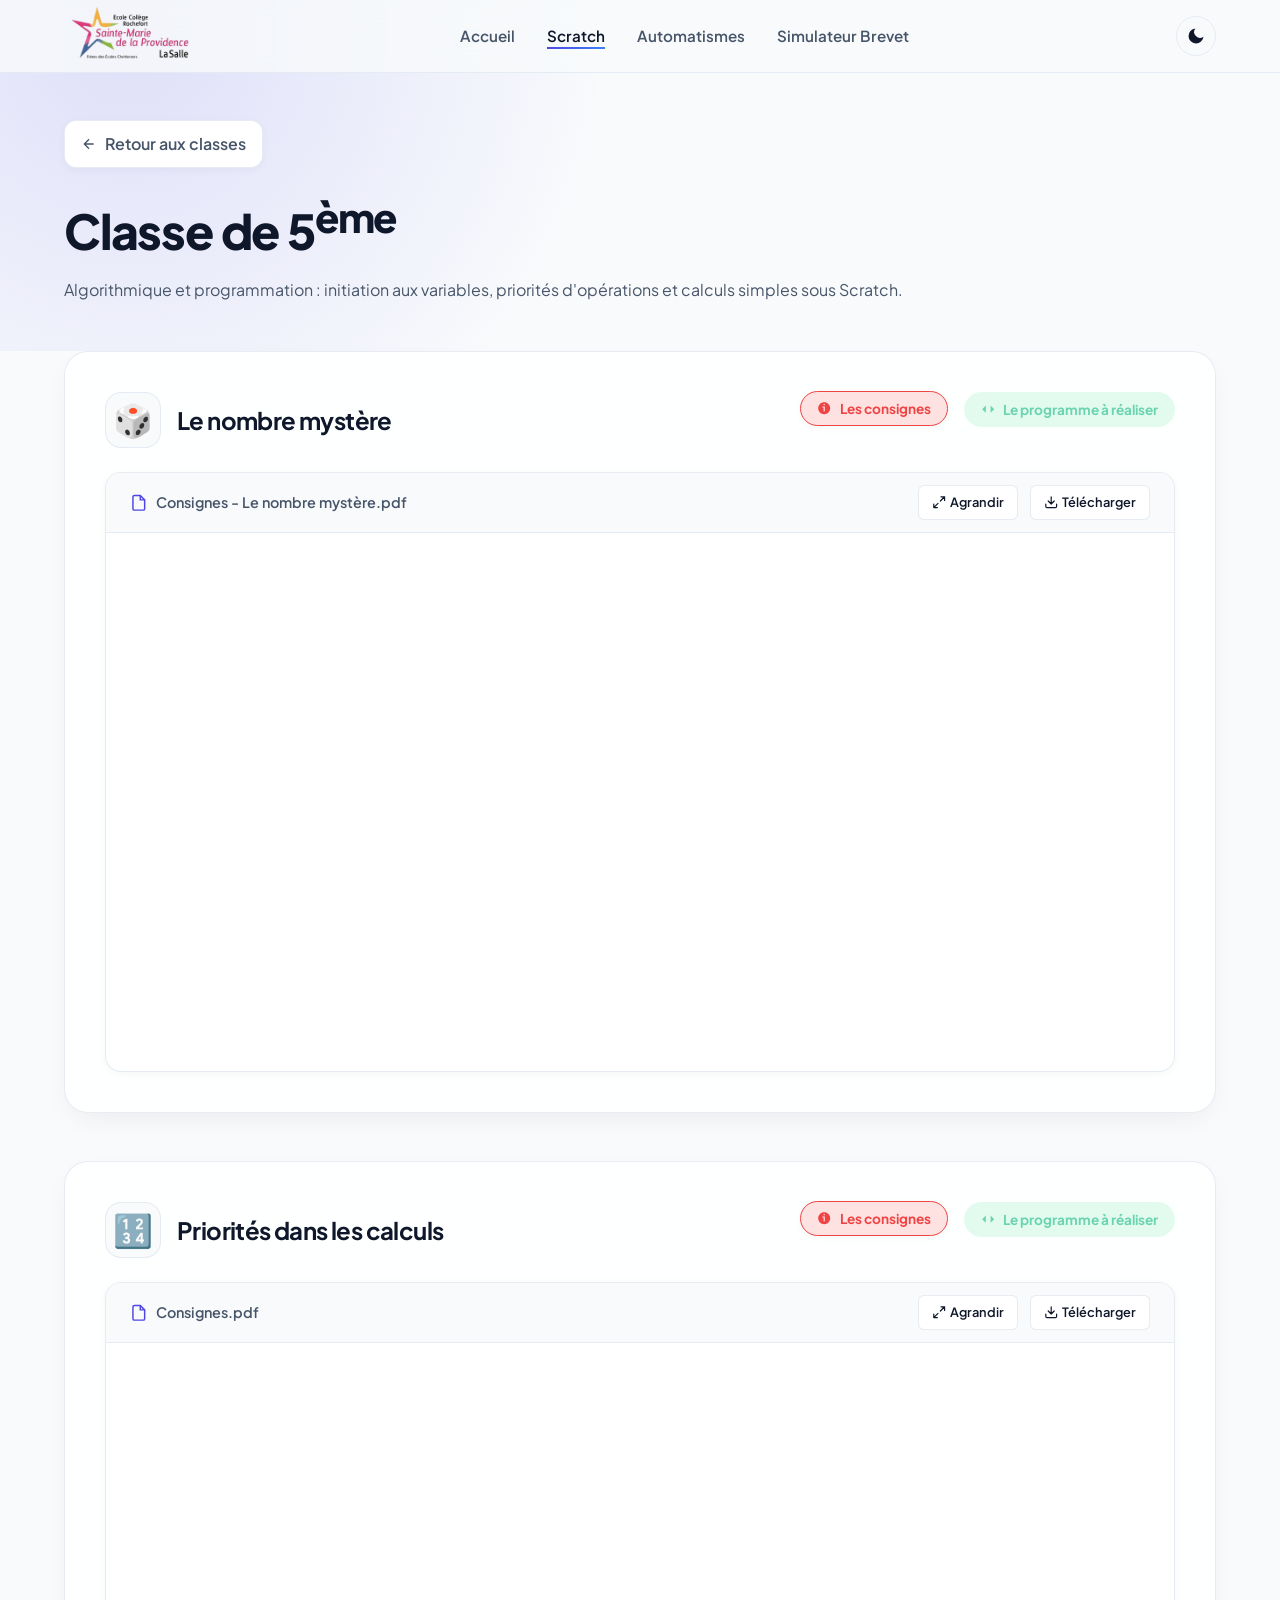
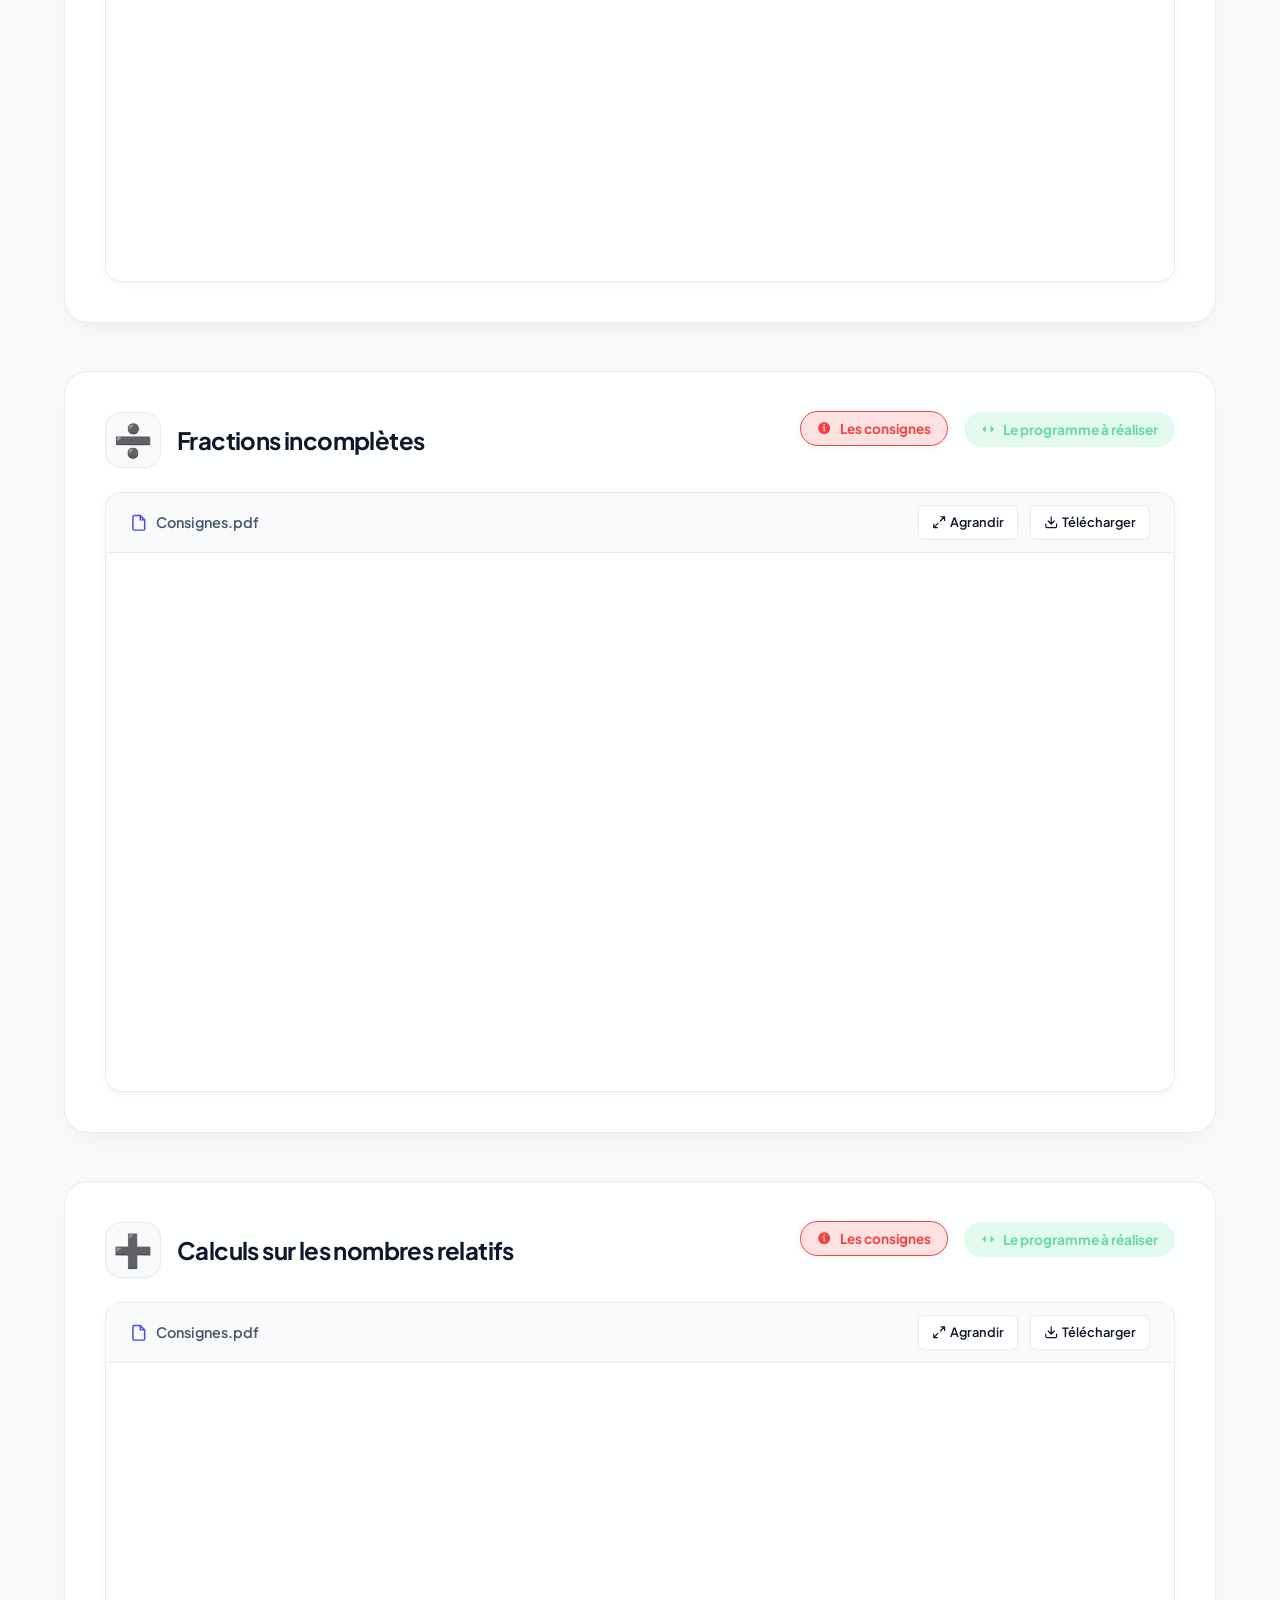
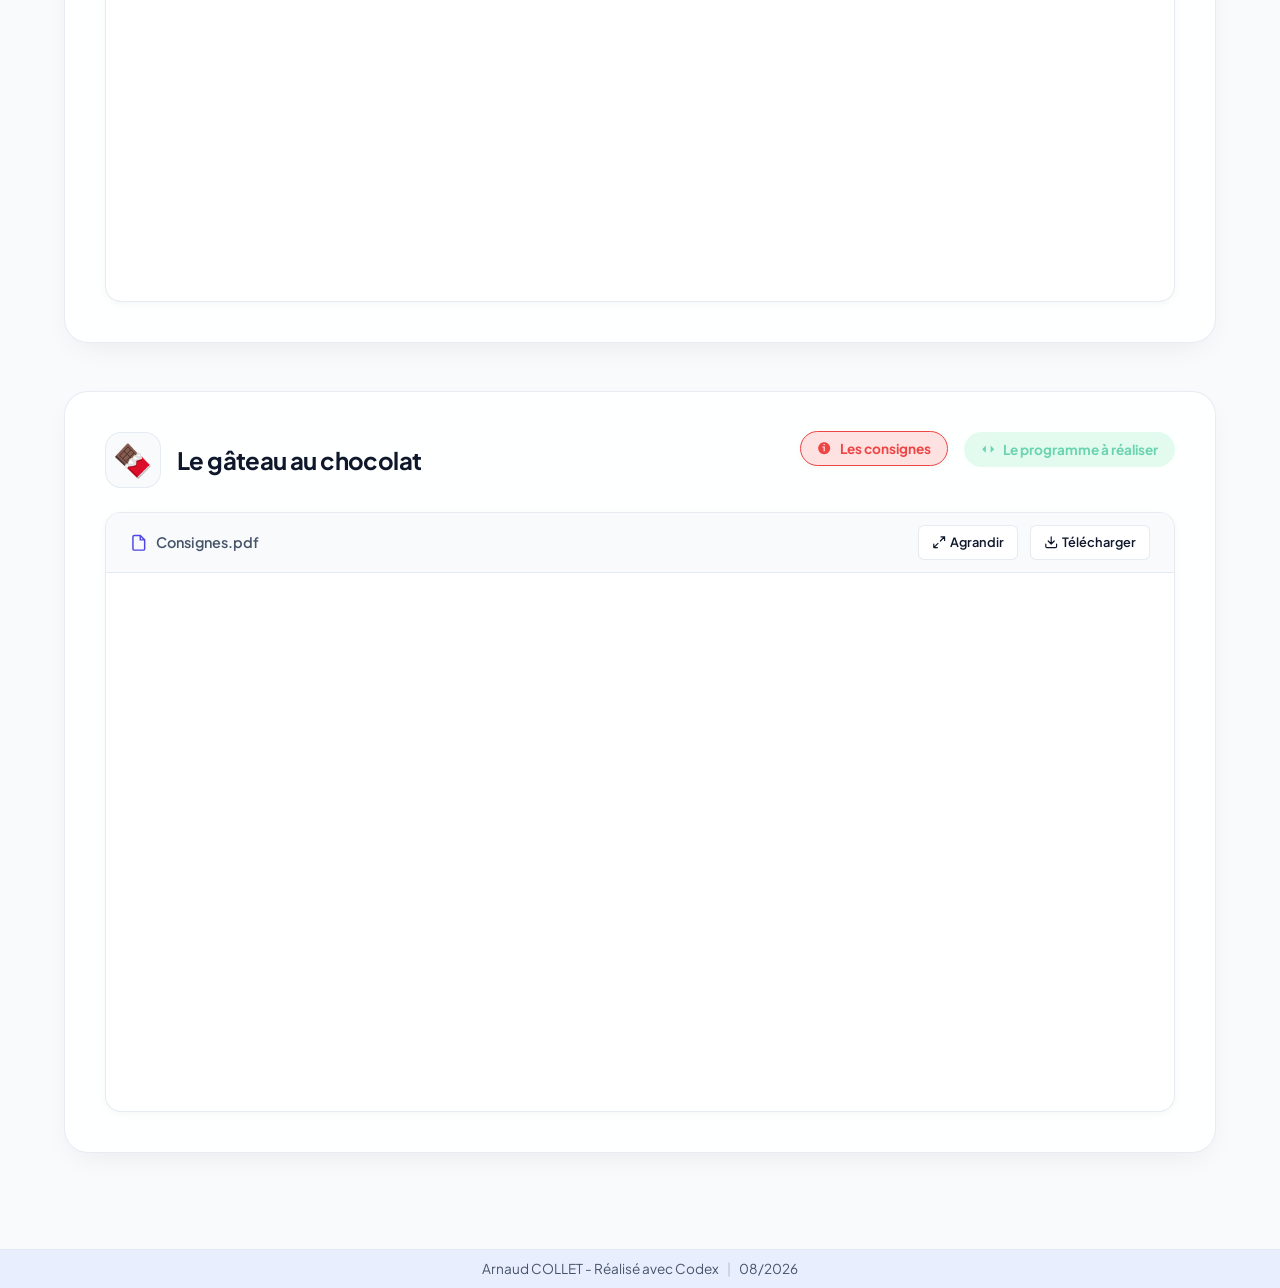
<file: 5eme.html>
<!DOCTYPE html>
<html lang="fr" data-theme="light">
<head>
  <meta charset="UTF-8">
  <meta name="viewport" content="width=device-width, initial-scale=1.0">
  <meta name="description" content="Activités d'algorithmique et de programmation mathématique pour la classe de 5ème - La Salle 9.">
  <meta name="author" content="Arnaud Collet">
  <meta name="theme-color" content="#f8fafc" media="(prefers-color-scheme: light)">
  <meta name="theme-color" content="#0b0f19" media="(prefers-color-scheme: dark)">
  <link rel="icon" href="assets/favicon.svg" type="image/svg+xml">
  <title>La Salle 9 - Classe de 5ème</title>
  
  <!-- CSS Stylesheet -->
  <link rel="stylesheet" href="css/style.css?v=34">
</head>
<body data-grade="5e">

  <!-- Navigation Bar -->
  <header class="navbar">
    <div class="container nav-container">
      <a href="index.html" class="logo" id="nav-logo" aria-label="La Salle 9 - Accueil" data-i18n-aria-label="nav.logo_alt">
        <img class="logo-image" src="assets/logo-providence.png" alt="">
      </a>
      
      <nav>
        <ul class="nav-links">
          <li><a href="index.html" class="nav-link" id="link-accueil" data-i18n="nav.home">Accueil</a></li>
          <li><a href="scratch.html" class="nav-link active" id="link-scratch" aria-current="page" data-i18n="nav.scratch">Scratch</a></li>
          <li><a href="automatismes/index.html" class="nav-link" id="link-automatismes" data-i18n="nav.automatismes">Automatismes</a></li>
          <li><a href="calculateur-brevet.html" class="nav-link" id="link-calculateur" data-i18n="nav.brevet">Simulateur Brevet</a></li>
        </ul>
      </nav>
      
      <div class="nav-actions">
        <!-- Theme Toggle Button -->
        <button class="theme-toggle" id="theme-btn" aria-label="Changer le thème" data-i18n-aria-label="nav.theme_toggle">
          <svg class="moon-icon" viewBox="0 0 24 24"><path d="M21 12.79A9 9 0 1 1 11.21 3 7 7 0 0 0 21 12.79z"/></svg>
          <svg class="sun-icon" viewBox="0 0 24 24"><circle cx="12" cy="12" r="5"/><line x1="12" y1="1" x2="12" y2="3"/><line x1="12" y1="21" x2="12" y2="23"/><line x1="4.22" y1="4.22" x2="5.64" y2="5.64"/><line x1="18.36" y1="18.36" x2="19.78" y2="19.78"/><line x1="1" y1="12" x2="3" y2="12"/><line x1="21" y1="12" x2="23" y2="12"/><line x1="4.22" y1="19.78" x2="5.64" y2="18.36"/><line x1="18.36" y1="5.64" x2="19.78" y2="4.22"/></svg>
        </button>
        
        <!-- Mobile Menu Toggle -->
        <button class="menu-toggle" id="menu-btn" aria-label="Menu principal" data-i18n-aria-label="nav.menu_toggle">
          <svg width="24" height="24" viewBox="0 0 24 24" fill="none" stroke="currentColor" stroke-width="2" stroke-linecap="round" stroke-linejoin="round"><line x1="4" y1="12" x2="20" y2="12"/><line x1="4" y1="6" x2="20" y2="6"/><line x1="4" y1="18" x2="20" y2="18"/></svg>
        </button>
      </div>
    </div>
  </header>

  <!-- Page Header -->
  <section class="page-header">
    <div class="container">
      <a href="scratch.html" class="back-link">
        <svg viewBox="0 0 24 24"><path d="M5 12h14M12 5l7 7-7 7"/></svg>
        <span data-i18n="grade.back">Retour aux classes</span>
      </a>
      <div class="page-title-section">
        <h1 class="page-title" data-i18n="grade.5e_title">Classe de 5<sup>ème</sup></h1>
      </div>
      <p class="page-subtitle" data-i18n="grade.5e_subtitle">Algorithmique et programmation : initiation aux variables, priorités d'opérations et calculs simples sous Scratch.</p>
    </div>
  </section>

  <!-- Main Content - List of Activities -->
  <main class="container" style="padding-bottom: 6rem;">
    <div class="assignments-list">
      
      <!-- Act 1 : Priorités dans les calculs -->
      <article class="card-assignment" id="act-5e-priorites">
        <div class="assignment-header">
          <div class="assignment-title-area">
            <span class="assignment-emoji">🔢</span>
            <h2 class="assignment-title" data-i18n="activity.5e_operations">Priorités dans les calculs</h2>
          </div>
          <div class="assignment-badges">
            <span class="badge badge-consignes">
              <svg viewBox="0 0 24 24"><path d="M12 2C6.48 2 2 6.48 2 12s4.48 10 10 10 10-4.48 10-10S17.52 2 12 2zm1 15h-2v-6h-2v-2h4v8zm0-10h-2V5h2v2z"/></svg>
              Les consignes
            </span>
            <span class="badge badge-programme">
              <svg viewBox="0 0 24 24"><polyline points="16 18 22 12 16 6"/><polyline points="8 6 2 12 8 18"/></svg>
              Le programme à réaliser
            </span>
          </div>
        </div>
        
        <!-- Document Embed Container -->
        <div class="embed-container">
          <div class="embed-toolbar">
            <div class="embed-filename">
              <svg viewBox="0 0 24 24"><path d="M14 2H6a2 2 0 0 0-2 2v16a2 2 0 0 0 2 2h12a2 2 0 0 0 2-2V8z"/><polyline points="14 2 14 8 20 8"/></svg>
              Priorités dans les calculs V1.pdf
            </div>
            <div class="embed-actions">
              <a href="https://drive.google.com/open?id=1MY_1qajyD8NjDZ5ANxcDbcj3x24JP4TC" target="_blank" class="btn-embed-action" title="Agrandir">
                <svg viewBox="0 0 24 24"><path d="M15 3h6v6M9 21H3v-6M21 3l-7 7M3 21l7-7"/></svg>
                Agrandir
              </a>
              <a href="https://drive.google.com/uc?id=1MY_1qajyD8NjDZ5ANxcDbcj3x24JP4TC&export=download" class="btn-embed-action" title="Télécharger">
                <svg viewBox="0 0 24 24"><path d="M21 15v4a2 2 0 0 1-2 2H5a2 2 0 0 1-2-2v-4M7 10l5 5 5-5M12 15V3"/></svg>
                Télécharger
              </a>
            </div>
          </div>
          <div class="embed-iframe-wrapper">
            <div class="skeleton-loader">
              <div class="spinner"></div>
              <span class="loader-text">Chargement du document...</span>
            </div>
            <iframe class="embed-iframe" data-src="https://drive.google.com/file/d/1MY_1qajyD8NjDZ5ANxcDbcj3x24JP4TC/preview" allowfullscreen></iframe>
          </div>
        </div>
      </article>

      <!-- Act 2 : Fractions incomplètes -->
      <article class="card-assignment" id="act-5e-fractions">
        <div class="assignment-header">
          <div class="assignment-title-area">
            <span class="assignment-emoji">➗</span>
            <h2 class="assignment-title" data-i18n="activity.5e_fractions">Fractions incomplètes</h2>
          </div>
          <div class="assignment-badges">
            <span class="badge badge-consignes">
              <svg viewBox="0 0 24 24"><path d="M12 2C6.48 2 2 6.48 2 12s4.48 10 10 10 10-4.48 10-10S17.52 2 12 2zm1 15h-2v-6h-2v-2h4v8zm0-10h-2V5h2v2z"/></svg>
              Les consignes
            </span>
            <span class="badge badge-programme">
              <svg viewBox="0 0 24 24"><polyline points="16 18 22 12 16 6"/><polyline points="8 6 2 12 8 18"/></svg>
              Le programme à réaliser
            </span>
          </div>
        </div>
        
        <!-- Document Embed Container -->
        <div class="embed-container">
          <div class="embed-toolbar">
            <div class="embed-filename">
              <svg viewBox="0 0 24 24"><path d="M14 2H6a2 2 0 0 0-2 2v16a2 2 0 0 0 2 2h12a2 2 0 0 0 2-2V8z"/><polyline points="14 2 14 8 20 8"/></svg>
              Fraction incomplète.pdf
            </div>
            <div class="embed-actions">
              <a href="https://drive.google.com/open?id=10mRIAuZW5t8O-s6lZGd1fAlorUfdyKqk" target="_blank" class="btn-embed-action" title="Agrandir">
                <svg viewBox="0 0 24 24"><path d="M15 3h6v6M9 21H3v-6M21 3l-7 7M3 21l7-7"/></svg>
                Agrandir
              </a>
              <a href="https://drive.google.com/uc?id=10mRIAuZW5t8O-s6lZGd1fAlorUfdyKqk&export=download" class="btn-embed-action" title="Télécharger">
                <svg viewBox="0 0 24 24"><path d="M21 15v4a2 2 0 0 1-2 2H5a2 2 0 0 1-2-2v-4M7 10l5 5 5-5M12 15V3"/></svg>
                Télécharger
              </a>
            </div>
          </div>
          <div class="embed-iframe-wrapper">
            <div class="skeleton-loader">
              <div class="spinner"></div>
              <span class="loader-text">Chargement du document...</span>
            </div>
            <iframe class="embed-iframe" data-src="https://drive.google.com/file/d/10mRIAuZW5t8O-s6lZGd1fAlorUfdyKqk/preview" allowfullscreen></iframe>
          </div>
        </div>
      </article>

      <!-- Act 3 : Calculs sur les nombres relatifs -->
      <article class="card-assignment" id="act-5e-relatifs">
        <div class="assignment-header">
          <div class="assignment-title-area">
            <span class="assignment-emoji">➕</span>
            <h2 class="assignment-title" data-i18n="activity.5e_signed_numbers">Calculs sur les nombres relatifs</h2>
          </div>
          <div class="assignment-badges">
            <span class="badge badge-consignes">
              <svg viewBox="0 0 24 24"><path d="M12 2C6.48 2 2 6.48 2 12s4.48 10 10 10 10-4.48 10-10S17.52 2 12 2zm1 15h-2v-6h-2v-2h4v8zm0-10h-2V5h2v2z"/></svg>
              Les consignes
            </span>
            <span class="badge badge-programme">
              <svg viewBox="0 0 24 24"><polyline points="16 18 22 12 16 6"/><polyline points="8 6 2 12 8 18"/></svg>
              Le programme à réaliser
            </span>
          </div>
        </div>
        
        <!-- Document Embed Container -->
        <div class="embed-container">
          <div class="embed-toolbar">
            <div class="embed-filename">
              <svg viewBox="0 0 24 24"><path d="M14 2H6a2 2 0 0 0-2 2v16a2 2 0 0 0 2 2h12a2 2 0 0 0 2-2V8z"/><polyline points="14 2 14 8 20 8"/></svg>
              Calcul sur les relatifs.pdf
            </div>
            <div class="embed-actions">
              <a href="https://drive.google.com/open?id=13aKK2aeudhJlOH4OkN_dfBe6Zyt8vQjX" target="_blank" class="btn-embed-action" title="Agrandir">
                <svg viewBox="0 0 24 24"><path d="M15 3h6v6M9 21H3v-6M21 3l-7 7M3 21l7-7"/></svg>
                Agrandir
              </a>
              <a href="https://drive.google.com/uc?id=13aKK2aeudhJlOH4OkN_dfBe6Zyt8vQjX&export=download" class="btn-embed-action" title="Télécharger">
                <svg viewBox="0 0 24 24"><path d="M21 15v4a2 2 0 0 1-2 2H5a2 2 0 0 1-2-2v-4M7 10l5 5 5-5M12 15V3"/></svg>
                Télécharger
              </a>
            </div>
          </div>
          <div class="embed-iframe-wrapper">
            <div class="skeleton-loader">
              <div class="spinner"></div>
              <span class="loader-text">Chargement du document...</span>
            </div>
            <iframe class="embed-iframe" data-src="https://drive.google.com/file/d/13aKK2aeudhJlOH4OkN_dfBe6Zyt8vQjX/preview" allowfullscreen></iframe>
          </div>
        </div>
      </article>

      <!-- Act 4 : Le gâteau au chocolat -->
      <article class="card-assignment" id="act-5e-chocolat">
        <div class="assignment-header">
          <div class="assignment-title-area">
            <span class="assignment-emoji">🍫</span>
            <h2 class="assignment-title" data-i18n="activity.5e_cake">Le gâteau au chocolat</h2>
          </div>
          <div class="assignment-badges">
            <span class="badge badge-consignes">
              <svg viewBox="0 0 24 24"><path d="M12 2C6.48 2 2 6.48 2 12s4.48 10 10 10 10-4.48 10-10S17.52 2 12 2zm1 15h-2v-6h-2v-2h4v8zm0-10h-2V5h2v2z"/></svg>
              Les consignes
            </span>
            <span class="badge badge-programme">
              <svg viewBox="0 0 24 24"><polyline points="16 18 22 12 16 6"/><polyline points="8 6 2 12 8 18"/></svg>
              Le programme à réaliser
            </span>
          </div>
        </div>
        
        <!-- Document Embed Container -->
        <div class="embed-container">
          <div class="embed-toolbar">
            <div class="embed-filename">
              <svg viewBox="0 0 24 24"><path d="M14 2H6a2 2 0 0 0-2 2v16a2 2 0 0 0 2 2h12a2 2 0 0 0 2-2V8z"/><polyline points="14 2 14 8 20 8"/></svg>
              Recette de gateau au chocolat.pdf
            </div>
            <div class="embed-actions">
              <a href="https://drive.google.com/open?id=1hgrcQ95rFOWUTXhSw471P0HapvEohQfj" target="_blank" class="btn-embed-action" title="Agrandir">
                <svg viewBox="0 0 24 24"><path d="M15 3h6v6M9 21H3v-6M21 3l-7 7M3 21l7-7"/></svg>
                Agrandir
              </a>
              <a href="https://drive.google.com/uc?id=1hgrcQ95rFOWUTXhSw471P0HapvEohQfj&export=download" class="btn-embed-action" title="Télécharger">
                <svg viewBox="0 0 24 24"><path d="M21 15v4a2 2 0 0 1-2 2H5a2 2 0 0 1-2-2v-4M7 10l5 5 5-5M12 15V3"/></svg>
                Télécharger
              </a>
            </div>
          </div>
          <div class="embed-iframe-wrapper">
            <div class="skeleton-loader">
              <div class="spinner"></div>
              <span class="loader-text">Chargement du document...</span>
            </div>
            <iframe class="embed-iframe" data-src="https://drive.google.com/file/d/1hgrcQ95rFOWUTXhSw471P0HapvEohQfj/preview" allowfullscreen></iframe>
          </div>
        </div>
      </article>

    </div>
  </main>

  <!-- Footer -->
  <footer class="footer">
    <div class="container footer-content">
      <div class="footer-nav">
        <a href="index.html" class="footer-nav-link" data-i18n="nav.home">Accueil</a>
        <a href="scratch.html" class="footer-nav-link" data-i18n="nav.scratch">Scratch</a>
        <a href="automatismes/index.html" class="footer-nav-link" data-i18n="nav.automatismes">Automatismes</a>
        <a href="calculateur-brevet.html" class="footer-nav-link" data-i18n="nav.brevet">Simulateur Brevet</a>
      </div>
      <div class="copyright">
        <span data-i18n="footer.copyright">Arnaud COLLET - Réalisé avec Codex</span>
        <span class="divider">|</span>
        <span>08/2026</span>
      </div>
    </div>
  </footer>

  <!-- JavaScript -->
  <script src="js/main.js?v=3"></script>
</body>
</html>
</file>
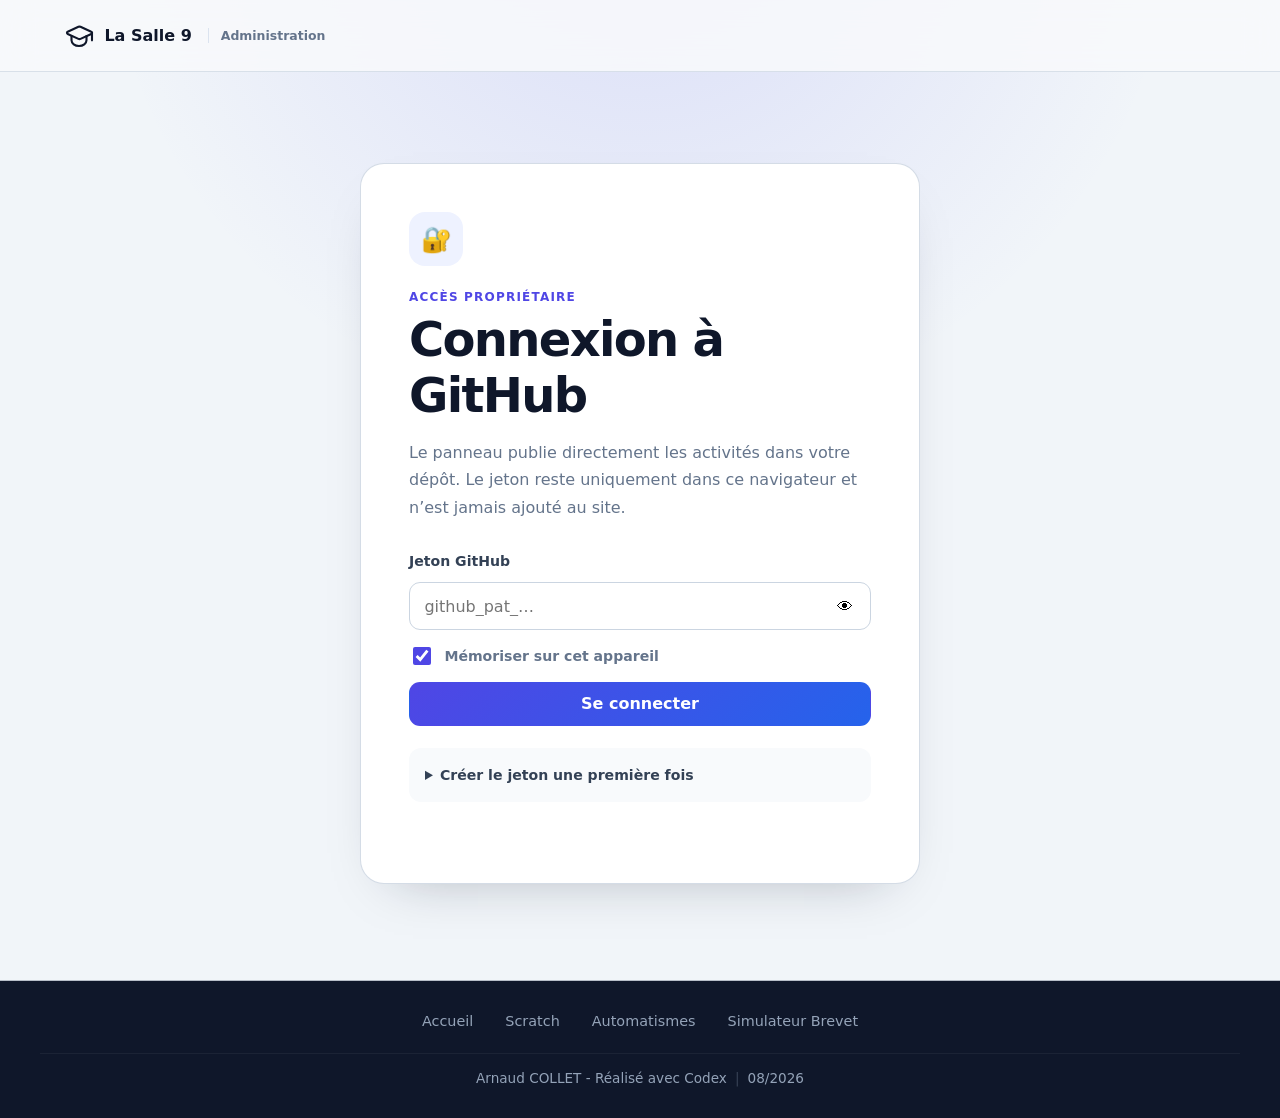
<file: admin.html>
<!DOCTYPE html>
<html lang="fr">
<head>
  <meta charset="UTF-8">
  <meta name="viewport" content="width=device-width, initial-scale=1.0">
  <meta name="robots" content="noindex, nofollow">
  <meta http-equiv="Content-Security-Policy" content="default-src 'self'; script-src 'self'; style-src 'self'; connect-src https://api.github.com; img-src 'self' data:; object-src 'none'; base-uri 'none'; form-action 'none'">
  <meta name="theme-color" content="#f8fafc">
  <link rel="icon" href="assets/favicon-light.svg" type="image/svg+xml">
  <link rel="stylesheet" href="css/admin.css?v=4">
  <title>Administration — La Salle 9</title>
</head>
<body>
  <header class="admin-header">
    <a href="scratch.html" class="admin-brand">
      <img src="assets/favicon-light.svg" alt="" width="34" height="34">
      <span>La Salle 9</span>
      <small data-i18n="admin.title">Administration</small>
    </a>
    <div class="nav-actions">
      <button id="logout-btn" class="button button-quiet" type="button" hidden data-i18n="admin.logout">Déconnexion</button>
    </div>
  </header>

  <main class="admin-shell">
    <section id="login-panel" class="panel login-panel">
      <div class="panel-icon" aria-hidden="true">🔐</div>
      <p class="eyebrow">Accès propriétaire</p>
      <h1>Connexion à GitHub</h1>
      <p class="intro">Le panneau publie directement les activités dans votre dépôt. Le jeton reste uniquement dans ce navigateur et n’est jamais ajouté au site.</p>

      <form id="login-form" class="stack-form">
        <label for="token" data-i18n="admin.github_token">Jeton GitHub</label>
        <div class="secret-field">
          <input id="token" name="token" type="password" autocomplete="off" spellcheck="false" required placeholder="github_pat_…">
          <button id="toggle-token" type="button" class="icon-button" aria-label="Afficher le jeton">👁</button>
        </div>
        <label class="checkbox-row">
          <input id="remember-token" type="checkbox" checked>
          <span>Mémoriser sur cet appareil</span>
        </label>
        <button class="button button-primary" type="submit" data-i18n="admin.save_token">Se connecter</button>
      </form>

      <details class="token-help">
        <summary>Créer le jeton une première fois</summary>
        <ol>
          <li>Ouvrez la création d’un <a href="https://github.com/settings/personal-access-tokens/new" target="_blank" rel="noopener">jeton finement limité</a>.</li>
          <li>Sélectionnez uniquement le dépôt <strong>La-salle-9-augmented</strong>.</li>
          <li>Dans <strong>Repository permissions</strong>, accordez <strong>Contents: Read and write</strong>.</li>
          <li>Créez le jeton et collez-le ci-dessus.</li>
        </ol>
      </details>
      <p id="login-status" class="status" role="status" aria-live="polite"></p>
    </section>

    <div id="admin-app" hidden>
      <div class="page-heading">
        <div>
          <p class="eyebrow">Gestion des contenus</p>
          <h1 id="editor-title" data-i18n="admin.add_activity">Ajouter une activité</h1>
          <p id="editor-description">Remplissez les quatre informations puis publiez. GitHub Pages fera le reste.</p>
        </div>
        <div id="connection-badge" class="connection-badge">Connecté</div>
      </div>

      <section class="panel editor-panel">
        <form id="activity-form">
          <div class="form-grid">
            <div class="field-group">
              <label for="grade" data-i18n="admin.grade_select">Classe</label>
              <select id="grade" name="grade" required>
                <option value="3e">Classe de 3ème</option>
                <option value="4e">Classe de 4ème</option>
                <option value="5e">Classe de 5ème</option>
              </select>
            </div>
            <div class="field-group">
              <label for="emoji" data-i18n="admin.activity_emoji">Icône</label>
              <select id="emoji" name="emoji">
                <option value="💻">💻 Informatique</option>
                <option value="🔢">🔢 Nombres</option>
                <option value="📐">📐 Géométrie</option>
                <option value="📊">📊 Statistiques</option>
                <option value="🧩">🧩 Problème</option>
                <option value="🚀">🚀 Défi</option>
                <option value="🌡️">🌡️ Températures</option>
                <option value="📈">📈 Graphique</option>
                <option value="🔄">🔄 Conversion</option>
                <option value="🔤">🔤 Calcul littéral</option>
                <option value="➗">➗ Fractions</option>
                <option value="➕">➕ Nombres relatifs</option>
                <option value="🍫">🍫 Cuisine</option>
              </select>
            </div>
          </div>

          <div class="field-group">
            <label for="title" data-i18n="admin.activity_title">Titre de l’activité</label>
            <input id="title" name="title" type="text" maxlength="160" required placeholder="Ex. Programme de calcul">
          </div>

          <div class="field-group">
            <label for="display-order">Position dans la liste</label>
            <input id="display-order" name="displayOrder" type="number" min="1" step="1" inputmode="numeric" placeholder="Ex. 1">
            <small>1 affiche l'activit&eacute; en premi&egrave;re position dans la classe choisie. Laissez vide pour l'ajouter &agrave; la fin.</small>
          </div>

          <fieldset class="resource-fieldset">
            <legend data-i18n="admin.pdf_file">Consignes PDF</legend>
            <label id="pdf-dropzone" class="dropzone" for="pdf-file">
              <span class="dropzone-icon" aria-hidden="true">＋</span>
              <strong>Glissez votre PDF ici</strong>
              <span>ou cliquez pour choisir un fichier</span>
              <small id="pdf-file-name">PDF uniquement — 20 Mo maximum</small>
            </label>
            <input id="pdf-file" name="pdfFile" type="file" accept="application/pdf,.pdf" hidden>

            <div class="or-divider"><span>ou</span></div>

            <label for="pdf-url">Lien vers le PDF</label>
            <input id="pdf-url" name="pdfUrl" type="url" inputmode="url" placeholder="https://drive.google.com/… ou https://…/fichier.pdf">
            <small id="current-pdf" class="current-pdf" hidden></small>
          </fieldset>

          <div class="field-group">
            <label for="scratch-url" data-i18n="admin.scratch_id">Lien du projet Scratch</label>
            <input id="scratch-url" name="scratchUrl" type="url" inputmode="url" required placeholder="https://scratch.mit.edu/projects/123456789/">
            <small>Le projet doit être partagé publiquement sur Scratch.</small>
          </div>

          <div class="field-group">
            <label for="scratch-url-2">Deuxième projet Scratch <span class="optional-label">(facultatif)</span></label>
            <input id="scratch-url-2" name="scratchUrl2" type="url" inputmode="url" placeholder="https://scratch.mit.edu/projects/123456789/">
            <small>À utiliser uniquement lorsque l’activité propose deux programmes.</small>
          </div>

          <div class="publish-row">
            <p id="publish-status" class="status" role="status" aria-live="polite"></p>
            <div class="editor-actions">
              <button id="cancel-edit-btn" class="button button-quiet" type="button" hidden>Annuler</button>
              <button id="publish-btn" class="button button-primary button-publish" type="submit" data-i18n="admin.submit_btn">Publier l’activité</button>
            </div>
          </div>
        </form>
      </section>

      <section class="activities-section">
        <div class="section-title-row">
          <div>
            <p class="eyebrow">Activités administrées</p>
            <h2 data-i18n="admin.existing_activities">Déjà ajoutées</h2>
          </div>
          <button id="refresh-btn" class="button button-quiet" type="button">Actualiser</button>
        </div>
        <div id="activities-list" class="admin-activities-list"></div>
        <p id="empty-activities" class="empty-state">Aucune nouvelle activité pour le moment.</p>
      </section>
    </div>
  </main>

  <!-- Footer -->
  <footer class="footer">
    <div class="container footer-content">
      <div class="footer-nav">
        <a href="index.html" class="footer-nav-link" data-i18n="nav.home">Accueil</a>
        <a href="scratch.html" class="footer-nav-link" data-i18n="nav.scratch">Scratch</a>
        <a href="automatismes/index.html" class="footer-nav-link" data-i18n="nav.automatismes">Automatismes</a>
        <a href="calculateur-brevet.html" class="footer-nav-link" data-i18n="nav.brevet">Simulateur Brevet</a>
      </div>
      <div class="copyright">
        <span data-i18n="footer.copyright">Arnaud COLLET - Réalisé avec Codex</span>
        <span class="divider">|</span>
        <span>08/2026</span>
      </div>
    </div>
  </footer>

  <script src="js/admin.js?v=3"></script>
</body>
</html>
</file>
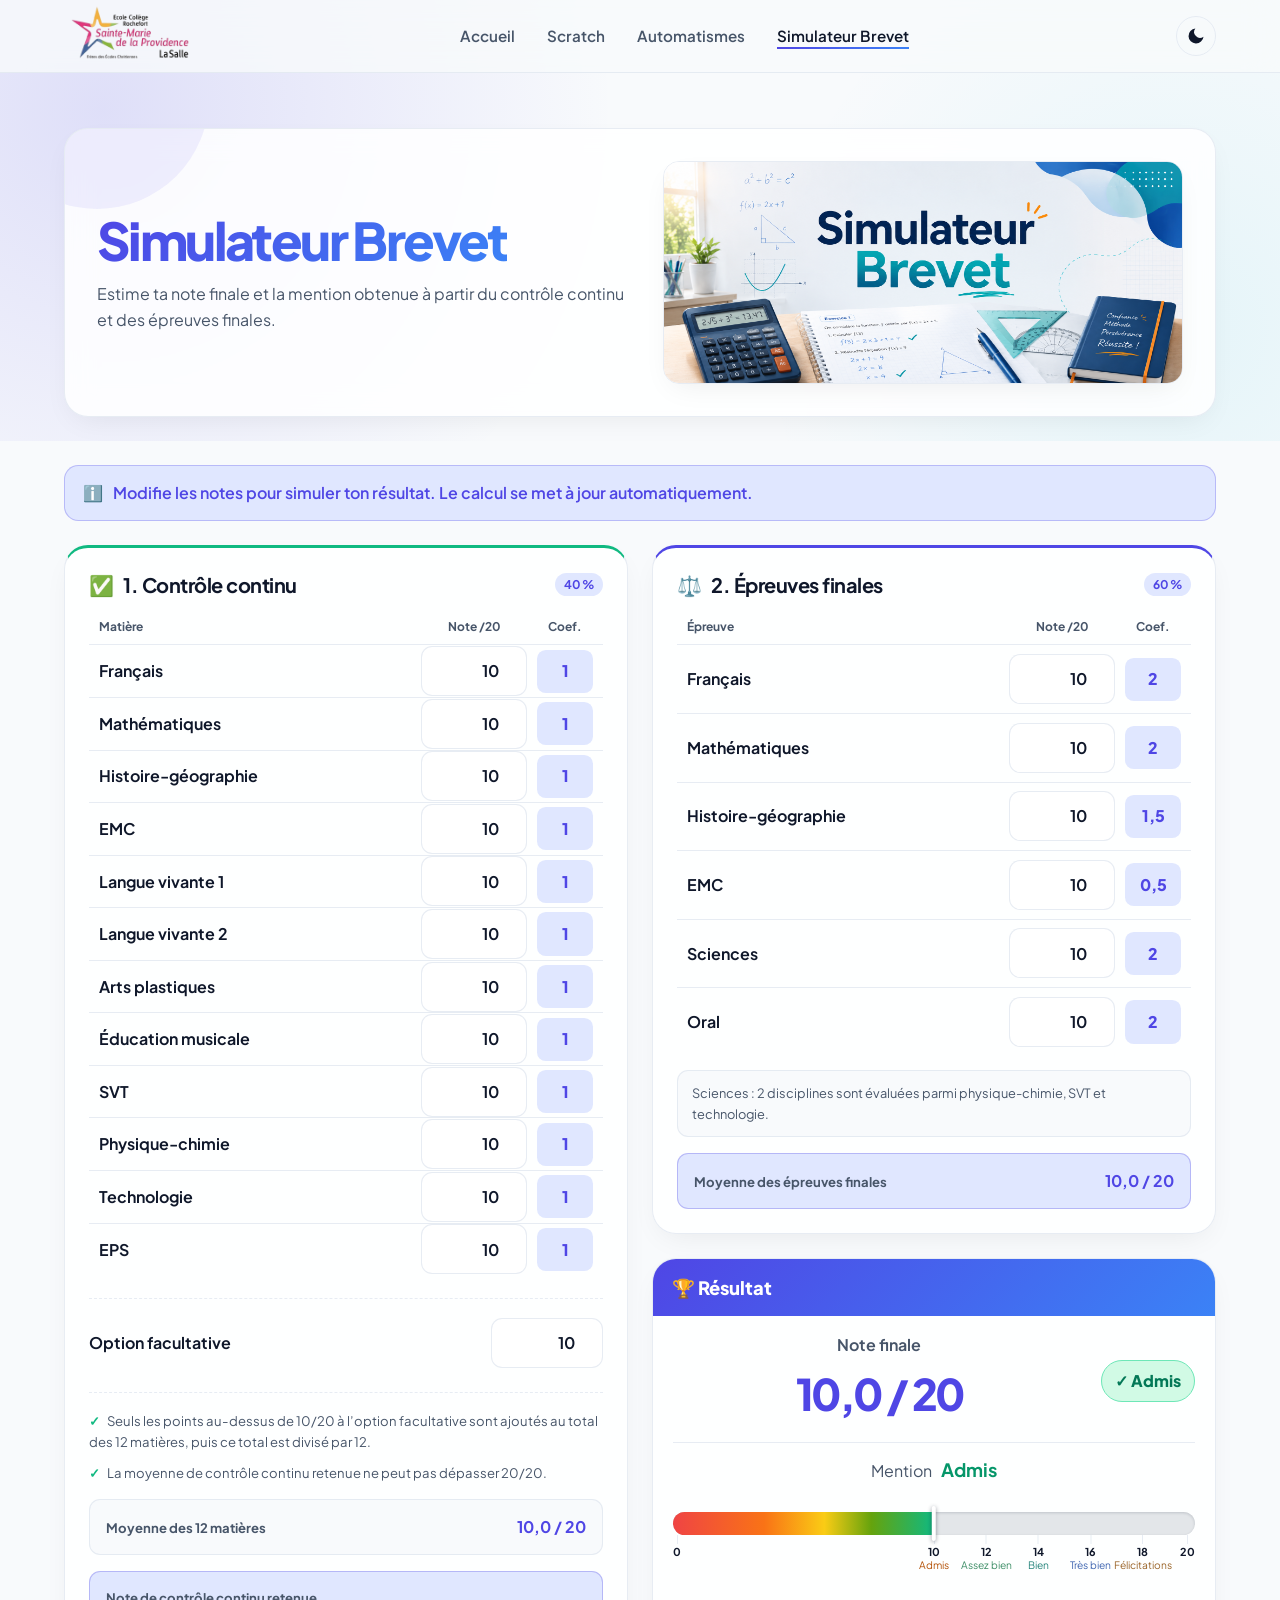
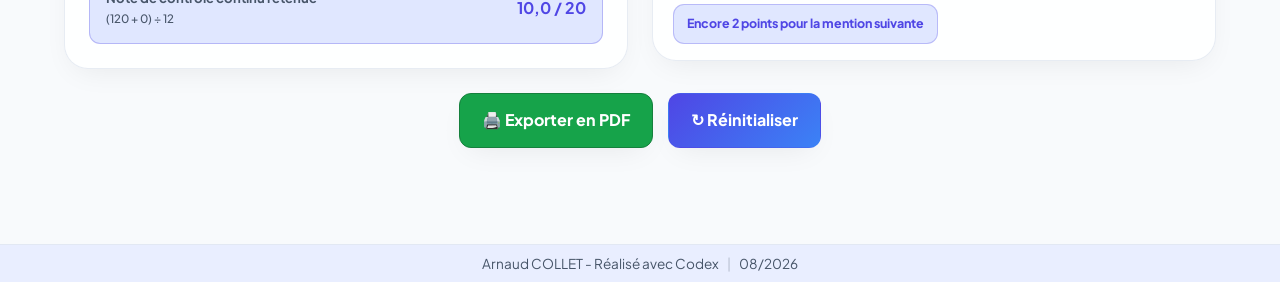
<file: calculateur-brevet.html>
<!DOCTYPE html>
<html lang="fr" data-theme="light">

<head>
  <meta charset="UTF-8">
  <meta name="viewport" content="width=device-width, initial-scale=1.0">
  <meta name="description" content="Calculateur du brevet des collèges 2026 : estimation de la note finale et de la mention." data-i18n-content="brevet.meta_desc">
  <meta name="author" content="Arnaud Collet">
  <meta name="theme-color" content="#f8fafc" media="(prefers-color-scheme: light)">
  <meta name="theme-color" content="#0b0f19" media="(prefers-color-scheme: dark)">
  <link rel="icon" href="assets/favicon.svg" type="image/svg+xml">
  <title>La Salle 9 - Simulateur Brevet</title>
  <link rel="stylesheet" href="css/style.css?v=34">
  <link rel="stylesheet" href="css/calculateur.css?v=22">
</head>

<body>
  <header class="navbar">
    <div class="container nav-container">
      <a href="index.html" class="logo" id="nav-logo" aria-label="La Salle 9 - Accueil" data-i18n-aria-label="nav.logo_alt">
        <img class="logo-image" src="assets/logo-providence.png" alt="">
      </a>

      <nav aria-label="Navigation principale">
        <ul class="nav-links">
          <li><a href="index.html" class="nav-link" id="link-accueil" data-i18n="nav.home">Accueil</a></li>
          <li><a href="scratch.html" class="nav-link" id="link-scratch" data-i18n="nav.scratch">Scratch</a></li>
          <li><a href="automatismes/index.html" class="nav-link" id="link-automatismes" data-i18n="nav.automatismes">Automatismes</a></li>
          <li><a href="calculateur-brevet.html" class="nav-link active" id="link-calculateur" aria-current="page" data-i18n="nav.brevet">Simulateur Brevet</a></li>
        </ul>
      </nav>

      <div class="nav-actions">
        <button class="theme-toggle" id="theme-btn" aria-label="Changer le thème" data-i18n-aria-label="nav.theme_toggle">
          <svg class="moon-icon" viewBox="0 0 24 24" aria-hidden="true">
            <path d="M21 12.79A9 9 0 1 1 11.21 3 7 7 0 0 0 21 12.79z" />
          </svg>
          <svg class="sun-icon" viewBox="0 0 24 24" aria-hidden="true">
            <circle cx="12" cy="12" r="5" />
            <line x1="12" y1="1" x2="12" y2="3" />
            <line x1="12" y1="21" x2="12" y2="23" />
            <line x1="4.22" y1="4.22" x2="5.64" y2="5.64" />
            <line x1="18.36" y1="18.36" x2="19.78" y2="19.78" />
            <line x1="1" y1="12" x2="3" y2="12" />
            <line x1="21" y1="12" x2="23" y2="12" />
            <line x1="4.22" y1="19.78" x2="5.64" y2="18.36" />
            <line x1="18.36" y1="5.64" x2="19.78" y2="4.22" />
          </svg>
        </button>
        <button class="menu-toggle" id="menu-btn" aria-label="Menu principal" aria-expanded="false" data-i18n-aria-label="nav.menu_toggle">
          <svg width="24" height="24" viewBox="0 0 24 24" fill="none" stroke="currentColor" stroke-width="2"
            stroke-linecap="round" stroke-linejoin="round" aria-hidden="true">
            <line x1="4" y1="12" x2="20" y2="12" />
            <line x1="4" y1="6" x2="20" y2="6" />
            <line x1="4" y1="18" x2="20" y2="18" />
          </svg>
        </button>
      </div>
    </div>
  </header>

  <section class="product-header brevet-header">
    <div class="container">
      <div class="product-header-card brevet-header-card">
        <div class="brevet-header-copy">
          <h1 class="product-title" data-i18n="brevet.title">Simulateur Brevet</h1>
          <p class="product-subtitle" data-i18n="brevet.subtitle">Estime ta note finale et la mention obtenue à partir du contrôle continu et des épreuves finales.</p>
        </div>
        <img class="brevet-header-image" src="assets/image-simulateur.png"
          alt="Illustration du Simulateur Brevet avec du matériel de mathématiques" width="1916" height="821">
      </div>
    </div>
  </section>

  <main class="container brevet-main">
    <section class="print-summary" id="printSummary">
      <header class="print-summary-header">
        <div>
          <h1>Simulateur Brevet</h1>
          <p>Récapitulatif de la simulation</p>
        </div>
        <p>Édité le <span id="printDate"></span></p>
      </header>

      <div class="print-summary-grid">
        <section class="print-summary-section">
          <h2>1. Contrôle continu <span>40 %</span></h2>
          <table>
            <thead><tr><th>Matière</th><th>Note /20</th></tr></thead>
            <tbody>
              <tr><td>Français</td><td id="print-cc-fr"></td></tr>
              <tr><td>Mathématiques</td><td id="print-cc-math"></td></tr>
              <tr><td>Histoire-géographie</td><td id="print-cc-hg"></td></tr>
              <tr><td>EMC</td><td id="print-cc-emc"></td></tr>
              <tr><td>Langue vivante 1</td><td id="print-cc-lv1"></td></tr>
              <tr><td>Langue vivante 2</td><td id="print-cc-lv2"></td></tr>
              <tr><td>Arts plastiques</td><td id="print-cc-arts"></td></tr>
              <tr><td>Éducation musicale</td><td id="print-cc-music"></td></tr>
              <tr><td>SVT</td><td id="print-cc-svt"></td></tr>
              <tr><td>Physique-chimie</td><td id="print-cc-physics"></td></tr>
              <tr><td>Technologie</td><td id="print-cc-tech"></td></tr>
              <tr><td>EPS</td><td id="print-cc-eps"></td></tr>
              <tr class="print-option"><td>Option facultative</td><td id="print-option"></td></tr>
            </tbody>
          </table>
          <div class="print-total">
            <span>Note de contrôle continu retenue</span>
            <strong id="printContinuous"></strong>
          </div>
        </section>

        <section class="print-summary-section">
          <h2>2. Épreuves finales <span>60 %</span></h2>
          <table>
            <thead><tr><th>Épreuve</th><th>Note /20</th><th>Coef.</th></tr></thead>
            <tbody>
              <tr><td>Français</td><td id="print-fr"></td><td>2</td></tr>
              <tr><td>Mathématiques</td><td id="print-math"></td><td>2</td></tr>
              <tr><td>Histoire-géographie</td><td id="print-hg"></td><td>1,5</td></tr>
              <tr><td>EMC</td><td id="print-emc"></td><td>0,5</td></tr>
              <tr><td>Sciences</td><td id="print-sci"></td><td>2</td></tr>
              <tr><td>Oral</td><td id="print-oral"></td><td>2</td></tr>
            </tbody>
          </table>
          <div class="print-total">
            <span>Moyenne des épreuves finales</span>
            <strong id="printExam"></strong>
          </div>

          <div class="print-result">
            <p>Résultat de la simulation</p>
            <strong id="printFinalScore"></strong>
            <span id="printStatus"></span>
            <div>Mention : <b id="printMention"></b></div>
          </div>
        </section>
      </div>

      <p class="print-disclaimer">Simulation indicative réalisée avec La Salle 9.</p>
    </section>

    <p class="brevet-info"><span aria-hidden="true">ℹ️</span> <span data-i18n="brevet.info">Modifie les notes pour simuler ton résultat. Le calcul se met à jour automatiquement.</span></p>

    <section class="brevet-grid" aria-label="Calcul de la note du brevet">
      <div class="brevet-column">
      <article class="brevet-card continuous-card">
        <div class="brevet-card-inner">
          <h2 class="brevet-section-title"><span aria-hidden="true">✅</span> <span data-i18n="brevet.continuous_title">1. Contrôle continu</span> <small>40 %</small></h2>
          <div class="continuous-head" aria-hidden="true"><div>Matière</div><div>Note /20</div></div>
          <div class="continuous-row"><label for="cc-fr">📘 Français</label><input id="cc-fr" class="calc-input continuous-input" type="number" min="0" max="20" step="1" value="10" inputmode="numeric"></div>
          <div class="continuous-row"><label for="cc-math">🧮 Mathématiques</label><input id="cc-math" class="calc-input continuous-input" type="number" min="0" max="20" step="1" value="10" inputmode="numeric"></div>
          <div class="continuous-row"><label for="cc-hg">🌍 Histoire-géographie</label><input id="cc-hg" class="calc-input continuous-input" type="number" min="0" max="20" step="1" value="10" inputmode="numeric"></div>
          <div class="continuous-row"><label for="cc-emc">🛡️ EMC</label><input id="cc-emc" class="calc-input continuous-input" type="number" min="0" max="20" step="1" value="10" inputmode="numeric"></div>
          <div class="continuous-row"><label for="cc-lv1">🗣️ Langue vivante 1</label><input id="cc-lv1" class="calc-input continuous-input" type="number" min="0" max="20" step="1" value="10" inputmode="numeric"></div>
          <div class="continuous-row"><label for="cc-lv2">💬 Langue vivante 2</label><input id="cc-lv2" class="calc-input continuous-input" type="number" min="0" max="20" step="1" value="10" inputmode="numeric"></div>
          <div class="continuous-row"><label for="cc-arts">🎨 Arts plastiques</label><input id="cc-arts" class="calc-input continuous-input" type="number" min="0" max="20" step="1" value="10" inputmode="numeric"></div>
          <div class="continuous-row"><label for="cc-music">🎵 Éducation musicale</label><input id="cc-music" class="calc-input continuous-input" type="number" min="0" max="20" step="1" value="10" inputmode="numeric"></div>
          <div class="continuous-row"><label for="cc-svt">🌱 SVT</label><input id="cc-svt" class="calc-input continuous-input" type="number" min="0" max="20" step="1" value="10" inputmode="numeric"></div>
          <div class="continuous-row"><label for="cc-physics">⚗️ Physique-chimie</label><input id="cc-physics" class="calc-input continuous-input" type="number" min="0" max="20" step="1" value="10" inputmode="numeric"></div>
          <div class="continuous-row"><label for="cc-tech">💻 Technologie</label><input id="cc-tech" class="calc-input continuous-input" type="number" min="0" max="20" step="1" value="10" inputmode="numeric"></div>
          <div class="continuous-row"><label for="cc-eps">🏃 EPS</label><input id="cc-eps" class="calc-input continuous-input" type="number" min="0" max="20" step="1" value="10" inputmode="numeric"></div>
          <div class="brevet-field option-field">
            <label for="option">Option facultative <span>/20</span></label>
            <input id="option" class="calc-input" type="number" min="0" max="20" step="1" value="10" inputmode="numeric">
          </div>
          <div class="brevet-notes">
            <p>Seuls les points au-dessus de 10/20 à l’option facultative sont ajoutés au total des 12 matières, puis ce total est divisé par 12.</p>
            <p>La moyenne de contrôle continu retenue ne peut pas dépasser 20/20.</p>
          </div>
          <div class="block-average">Moyenne des 12 matières<strong id="continuousAverage">10,0 / 20</strong></div>
          <div class="block-average retained-average">
            <span>Note de contrôle continu retenue<small id="continuousDetails">(120 + 0) ÷ 12</small></span>
            <strong id="continuousRetained">10,0 / 20</strong>
          </div>
        </div>
      </article>
      </div>

      <div class="brevet-column">
      <article class="brevet-card exam-card">
        <div class="brevet-card-inner">
          <h2 class="brevet-section-title"><span aria-hidden="true">⚖️</span> <span data-i18n="brevet.exams_title">2. Épreuves finales</span> <small>60 %</small></h2>
          <div class="exam-head" aria-hidden="true"><div>Épreuve</div><div>Note /20</div><div>Coef.</div></div>
          <div class="exam-row"><label for="fr">📘 Français</label><input id="fr" class="calc-input" type="number" min="0" max="20" step="1" value="10" inputmode="numeric"><div class="coefficient">2</div></div>
          <div class="exam-row"><label for="math">🧮 Mathématiques</label><input id="math" class="calc-input" type="number" min="0" max="20" step="1" value="10" inputmode="numeric"><div class="coefficient">2</div></div>
          <div class="exam-row"><label for="hg">🌍 Histoire-géographie</label><input id="hg" class="calc-input" type="number" min="0" max="20" step="1" value="10" inputmode="numeric"><div class="coefficient">1,5</div></div>
          <div class="exam-row"><label for="emc">🛡️ EMC</label><input id="emc" class="calc-input" type="number" min="0" max="20" step="1" value="10" inputmode="numeric"><div class="coefficient">0,5</div></div>
          <div class="exam-row"><label for="sci">🧪 Sciences</label><input id="sci" class="calc-input" type="number" min="0" max="20" step="1" value="10" inputmode="numeric"><div class="coefficient">2</div></div>
          <div class="exam-row"><label for="oral">💬 Oral</label><input id="oral" class="calc-input" type="number" min="0" max="20" step="1" value="10" inputmode="numeric"><div class="coefficient">2</div></div>
          <p class="science-note">Sciences : 2 disciplines sont évaluées parmi physique-chimie, SVT et technologie.</p>
          <div class="block-average retained-average">Moyenne des épreuves finales<strong id="examAverage">10,0 / 20</strong></div>
        </div>
      </article>

      <aside class="brevet-card result-card" aria-live="polite">
        <div class="result-head">🏆 <span data-i18n="brevet.result">Résultat</span></div>
        <div class="result-body">
          <div class="result-label" data-i18n="brevet.final_score">Note finale</div>
          <div class="final-score" id="finalScore">10,0 / 20</div>
          <div id="status" class="result-status">✓ Admis</div>
          <div id="mentionBox" class="mention-box">Mention<strong id="mention">Admis</strong></div>
          <div class="score-gauge" id="scoreGauge" role="meter" aria-label="Position de la note finale sur le barème du brevet" aria-valuemin="0" aria-valuemax="20" aria-valuenow="10">
            <div class="gauge-track" aria-hidden="true">
              <div class="gauge-progress"></div>
              <div class="gauge-thresholds">
                <span class="gauge-threshold gauge-threshold-10">10</span>
                <span class="gauge-threshold gauge-threshold-12">12</span>
                <span class="gauge-threshold gauge-threshold-14">14</span>
                <span class="gauge-threshold gauge-threshold-16">16</span>
                <span class="gauge-threshold gauge-threshold-18">18</span>
              </div>
              <div class="gauge-marker"></div>
            </div>
            <div class="gauge-labels" aria-hidden="true">
              <div class="gauge-label gauge-label-start"><strong>0</strong></div>
              <div class="gauge-label gauge-label-10"><strong>10</strong><span>Admis</span></div>
              <div class="gauge-label gauge-label-12"><strong>12</strong><span>Assez bien</span></div>
              <div class="gauge-label gauge-label-14"><strong>14</strong><span>Bien</span></div>
              <div class="gauge-label gauge-label-16"><strong>16</strong><span>Très bien</span></div>
              <div class="gauge-label gauge-label-18"><strong>18</strong><span>Félicitations</span></div>
              <div class="gauge-label gauge-label-end"><strong>20</strong></div>
            </div>
            <div class="gauge-mobile-legend" aria-hidden="true">
              <span class="legend-admitted"><strong>10</strong> Admis</span>
              <span class="legend-fair"><strong>12</strong> Assez bien</span>
              <span class="legend-good"><strong>14</strong> Bien</span>
              <span class="legend-very-good"><strong>16</strong> Très bien</span>
              <span class="legend-congrats"><strong>18</strong> Félicitations</span>
            </div>
            <p class="next-mention" id="nextMention"></p>
          </div>
        </div>
      </aside>

      </div>

      <div class="brevet-actions">
        <button class="brevet-button export-button" id="exportPdf" type="button">🖨️ <span data-i18n="brevet.export_pdf">Exporter en PDF</span></button>
        <button class="brevet-button primary-button" id="reset" type="button">↻ <span data-i18n="brevet.reset">Réinitialiser</span></button>
      </div>
    </section>
  </main>

  <footer class="footer">
    <div class="container footer-content">
      <div class="footer-nav">
        <a href="index.html" class="footer-nav-link" data-i18n="nav.home">Accueil</a>
        <a href="scratch.html" class="footer-nav-link" data-i18n="nav.scratch">Scratch</a>
        <a href="automatismes/index.html" class="footer-nav-link" data-i18n="nav.automatismes">Automatismes</a>
        <a href="calculateur-brevet.html" class="footer-nav-link" data-i18n="nav.brevet">Simulateur Brevet</a>
      </div>
      <div class="copyright">
        <span data-i18n="footer.copyright">Arnaud COLLET - Réalisé avec Codex</span>
        <span class="divider">|</span>
        <span>08/2026</span>
      </div>
    </div>
  </footer>

  <script src="js/main.js"></script>
  <script src="js/calculateur.js?v=13"></script>
</body>
</html>
</file>
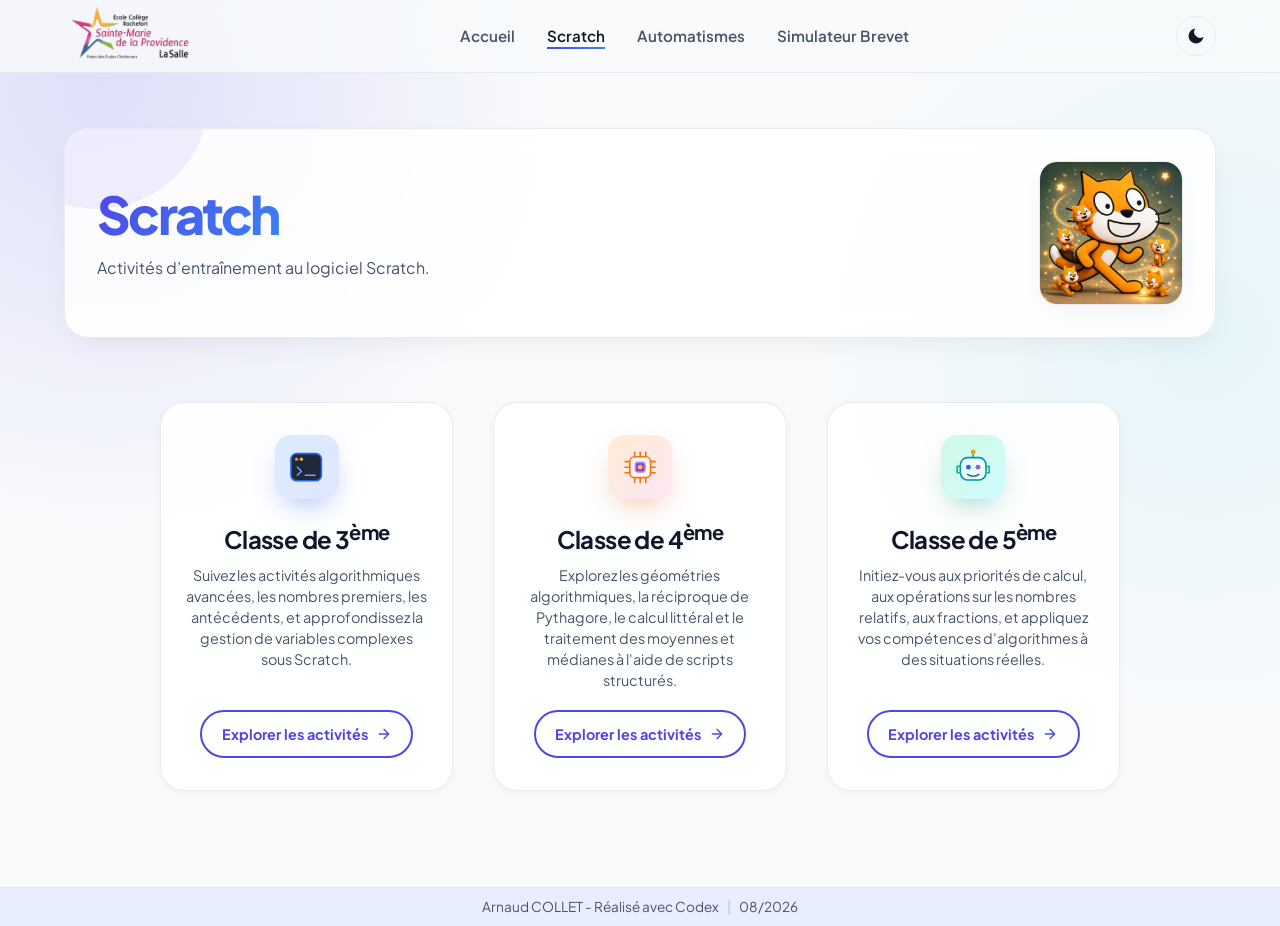
<file: scratch.html>
<!DOCTYPE html>
<html lang="fr" data-theme="light">

<head>
  <meta charset="UTF-8">
  <meta name="viewport" content="width=device-width, initial-scale=1.0">
  <meta name="description"
    content="La Salle 9 - Site d'activités d'algorithmique et de programmation mathématique pour les classes de 3ème, 4ème et 5ème." data-i18n-content="scratch.meta_desc">
  <meta name="author" content="Arnaud Collet">
  <meta name="theme-color" content="#f8fafc" media="(prefers-color-scheme: light)">
  <meta name="theme-color" content="#0b0f19" media="(prefers-color-scheme: dark)">
  <link rel="icon" href="assets/favicon.svg" type="image/svg+xml">
  <title>La Salle 9 - Scratch</title>

  <!-- CSS Stylesheet -->
  <link rel="stylesheet" href="css/style.css?v=34">
</head>

<body class="scratch-page">

  <!-- Navigation Bar -->
  <header class="navbar">
    <div class="container nav-container">
      <a href="index.html" class="logo" id="nav-logo" aria-label="La Salle 9 - Accueil" data-i18n-aria-label="nav.logo_alt">
        <img class="logo-image" src="assets/logo-providence.png" alt="">
      </a>

      <nav>
        <ul class="nav-links">
          <li><a href="index.html" class="nav-link" id="link-accueil" data-i18n="nav.home">Accueil</a></li>
          <li><a href="scratch.html" class="nav-link active" id="link-scratch" aria-current="page" data-i18n="nav.scratch">Scratch</a></li>
          <li><a href="automatismes/index.html" class="nav-link" id="link-automatismes" data-i18n="nav.automatismes">Automatismes</a></li>
          <li><a href="calculateur-brevet.html" class="nav-link" id="link-calculateur" data-i18n="nav.brevet">Simulateur Brevet</a></li>
        </ul>
      </nav>

      <div class="nav-actions">
        <!-- Theme Toggle Button -->
        <button class="theme-toggle" id="theme-btn" aria-label="Changer le thème" data-i18n-aria-label="nav.theme_toggle">
          <svg class="moon-icon" viewBox="0 0 24 24">
            <path d="M21 12.79A9 9 0 1 1 11.21 3 7 7 0 0 0 21 12.79z" />
          </svg>
          <svg class="sun-icon" viewBox="0 0 24 24">
            <circle cx="12" cy="12" r="5" />
            <line x1="12" y1="1" x2="12" y2="3" />
            <line x1="12" y1="21" x2="12" y2="23" />
            <line x1="4.22" y1="4.22" x2="5.64" y2="5.64" />
            <line x1="18.36" y1="18.36" x2="19.78" y2="19.78" />
            <line x1="1" y1="12" x2="3" y2="12" />
            <line x1="21" y1="12" x2="23" y2="12" />
            <line x1="4.22" y1="19.78" x2="5.64" y2="18.36" />
            <line x1="18.36" y1="5.64" x2="19.78" y2="4.22" />
          </svg>
        </button>

        <!-- Mobile Menu Toggle -->
        <button class="menu-toggle" id="menu-btn" aria-label="Menu principal" aria-expanded="false" data-i18n-aria-label="nav.menu_toggle">
          <svg width="24" height="24" viewBox="0 0 24 24" fill="none" stroke="currentColor" stroke-width="2"
            stroke-linecap="round" stroke-linejoin="round">
            <line x1="4" y1="12" x2="20" y2="12" />
            <line x1="4" y1="6" x2="20" y2="6" />
            <line x1="4" y1="18" x2="20" y2="18" />
          </svg>
        </button>
      </div>
    </div>
  </header>

  <!-- En-tête de page -->
  <section class="product-header scratch-product-header">
    <div class="container">
      <div class="product-header-card scratch-header-card">
        <div class="scratch-header-copy">
          <h1 class="product-title" data-i18n="scratch.title">Scratch</h1>
          <p class="product-subtitle" data-i18n="scratch.subtitle">Activités d’entraînement au logiciel Scratch.</p>
        </div>
        <img class="hero-image scratch-header-image" src="assets/image-scratch.jpg"
          alt="Illustration du chat Scratch entouré de petits personnages" width="900" height="900" decoding="async">
      </div>
    </div>
  </section>

  <!-- Grade Level Grid -->
  <main class="container section-padding" style="padding-top: 1rem;">
    <div class="grid-grades scratch-level-grid" id="grades-grid">

      <!-- Classe de 3ème -->
      <article class="card-grade" id="card-3e">
        <div class="card-icon-container">
          <svg width="42" height="42" viewBox="0 0 48 48" role="img" aria-label="Terminal informatique">
            <rect class="icon-surface" x="5" y="7" width="38" height="34" rx="7" />
            <circle class="icon-dot icon-dot-one" cx="12" cy="14" r="2" />
            <circle class="icon-dot icon-dot-two" cx="18" cy="14" r="2" />
            <path class="icon-primary" d="m13 24 5 5-5 5" />
            <path class="icon-secondary" d="M23 34h12" />
          </svg>
        </div>
        <h2 class="card-title" data-i18n="scratch.3e_title">Classe de 3<sup>ème</sup></h2>
        <p class="card-desc" data-i18n="scratch.3e_desc">Suivez les activités algorithmiques avancées, les nombres premiers, les antécédents, et
          approfondissez la gestion de variables complexes sous Scratch.</p>
        <a href="3eme.html" class="card-button" id="btn-explore-3e">
          <span data-i18n="scratch.3e_btn">Explorer les activités</span>
          <svg viewBox="0 0 24 24">
            <path d="M5 12h14M12 5l7 7-7 7" />
          </svg>
        </a>
      </article>

      <!-- Classe de 4ème -->
      <article class="card-grade" id="card-4e">
        <div class="card-icon-container">
          <svg width="42" height="42" viewBox="0 0 48 48" role="img" aria-label="Microprocesseur">
            <rect class="icon-surface" x="11" y="11" width="26" height="26" rx="6" />
            <rect class="icon-chip" x="18" y="18" width="12" height="12" rx="3" />
            <path class="icon-primary"
              d="M17 5v6m7-6v6m7-6v6M17 37v6m7-6v6m7-6v6M5 17h6m-6 7h6m-6 7h6m26-14h6m-6 7h6m-6 7h6" />
            <circle class="icon-secondary-fill" cx="24" cy="24" r="3" />
          </svg>
        </div>
        <h2 class="card-title" data-i18n="scratch.4e_title">Classe de 4<sup>ème</sup></h2>
        <p class="card-desc" data-i18n="scratch.4e_desc">Explorez les géométries algorithmiques, la réciproque de Pythagore, le calcul littéral et
          le traitement des moyennes et médianes à l'aide de scripts structurés.</p>
        <a href="4eme.html" class="card-button" id="btn-explore-4e">
          <span data-i18n="scratch.4e_btn">Explorer les activités</span>
          <svg viewBox="0 0 24 24">
            <path d="M5 12h14M12 5l7 7-7 7" />
          </svg>
        </a>
      </article>

      <!-- Classe de 5ème -->
      <article class="card-grade" id="card-5e">
        <div class="card-icon-container">
          <svg width="42" height="42" viewBox="0 0 48 48" role="img" aria-label="Robot informatique">
            <path class="icon-primary" d="M24 5v6" />
            <circle class="icon-secondary-fill" cx="24" cy="5" r="3" />
            <rect class="icon-surface" x="8" y="12" width="32" height="28" rx="9" />
            <circle class="icon-eye icon-eye-one" cx="18" cy="24" r="3" />
            <circle class="icon-eye icon-eye-two" cx="30" cy="24" r="3" />
            <path class="icon-secondary" d="M17 33c4 3 10 3 14 0" />
            <path class="icon-primary" d="M8 23H4v8h4m32-8h4v8h-4" />
          </svg>
        </div>
        <h2 class="card-title" data-i18n="scratch.5e_title">Classe de 5<sup>ème</sup></h2>
        <p class="card-desc" data-i18n="scratch.5e_desc">Initiez-vous aux priorités de calcul, aux opérations sur les nombres relatifs, aux
          fractions, et appliquez vos compétences d'algorithmes à des situations réelles.</p>
        <a href="5eme.html" class="card-button" id="btn-explore-5e">
          <span data-i18n="scratch.5e_btn">Explorer les activités</span>
          <svg viewBox="0 0 24 24">
            <path d="M5 12h14M12 5l7 7-7 7" />
          </svg>
        </a>
      </article>

    </div>
  </main>

  <!-- Footer -->
  <footer class="footer">
    <div class="container footer-content">
      <div class="footer-nav">
        <a href="index.html" class="footer-nav-link" data-i18n="nav.home">Accueil</a>
        <a href="scratch.html" class="footer-nav-link" data-i18n="nav.scratch">Scratch</a>
        <a href="automatismes/index.html" class="footer-nav-link" data-i18n="nav.automatismes">Automatismes</a>
        <a href="calculateur-brevet.html" class="footer-nav-link" data-i18n="nav.brevet">Simulateur Brevet</a>
      </div>
      <div class="copyright">
        <span data-i18n="footer.copyright">Arnaud COLLET - Réalisé avec Codex</span>
        <span class="divider">|</span>
        <span>08/2026</span>
      </div>
    </div>
  </footer>

  <!-- JavaScript -->
  <script src="js/main.js?v=2"></script>
</body>

</html>
</file>
<file: css/style.css>
@import url('https://fonts.googleapis.com/css2?family=Plus+Jakarta+Sans:wght@300;400;500;600;700;800&display=swap');

/* ==========================================================================
   Variables & Theme Definition
   ========================================================================== */
:root {
  /* Light Theme Variables */
  --bg-primary: #f8fafc;
  --bg-secondary: #ffffff;
  --text-primary: #0f172a;
  --text-secondary: #475569;
  --accent: #4f46e5;
  --accent-light: #e0e7ff;
  --accent-gradient: linear-gradient(135deg, #4f46e5 0%, #3b82f6 100%);
  --accent-glow: rgba(79, 70, 229, 0.15);

  --card-bg: rgba(255, 255, 255, 0.85);
  --card-border: rgba(226, 232, 240, 0.8);
  --shadow-sm: 0 2px 8px rgba(0, 0, 0, 0.04);
  --shadow-md: 0 10px 30px -10px rgba(0, 0, 0, 0.08);
  --shadow-lg: 0 20px 40px -15px rgba(0, 0, 0, 0.12);

  --nav-bg: rgba(248, 250, 252, 0.8);
  --menu-surface: color-mix(in srgb, var(--accent-light) 72%, var(--bg-secondary));
  --footer-bg: #0f172a;
  --footer-text: #94a3b8;

  /* Indicators */
  --badge-consignes-bg: #fee2e2;
  --badge-consignes-text: #ef4444;
  --badge-programme-bg: #d1fae5;
  --badge-programme-text: #10b981;

  --transition-fast: 0.2s cubic-bezier(0.4, 0, 0.2, 1);
  --transition-normal: 0.3s cubic-bezier(0.4, 0, 0.2, 1);
  --transition-slow: 0.5s cubic-bezier(0.4, 0, 0.2, 1);
}

[data-theme="dark"] {
  /* Dark Theme Variables */
  --bg-primary: #0b0f19;
  --bg-secondary: #111827;
  --text-primary: #f8fafc;
  --text-secondary: #94a3b8;
  --accent: #6366f1;
  --accent-light: rgba(99, 102, 241, 0.15);
  --accent-gradient: linear-gradient(135deg, #6366f1 0%, #3b82f6 100%);
  --accent-glow: rgba(99, 102, 241, 0.25);

  --card-bg: rgba(17, 24, 39, 0.7);
  --card-border: rgba(255, 255, 255, 0.06);
  --shadow-sm: 0 2px 8px rgba(0, 0, 0, 0.2);
  --shadow-md: 0 10px 35px -10px rgba(0, 0, 0, 0.5);
  --shadow-lg: 0 25px 50px -15px rgba(0, 0, 0, 0.7);

  --nav-bg: rgba(11, 15, 25, 0.85);
  --menu-surface: #111827;
  --footer-bg: #030712;
  --footer-text: #64748b;

  /* Indicators */
  --badge-consignes-bg: rgba(239, 68, 68, 0.15);
  --badge-consignes-text: #f87171;
  --badge-programme-bg: rgba(16, 185, 129, 0.15);
  --badge-programme-text: #34d399;
}

/* ==========================================================================
   Base Styles
   ========================================================================== */
*,
*::before,
*::after {
  box-sizing: border-box;
  margin: 0;
  padding: 0;
}

html {
  scroll-behavior: smooth;
}

body {
  font-family: 'Plus Jakarta Sans', sans-serif;
  background-color: var(--bg-primary);
  color: var(--text-primary);
  line-height: 1.6;
  transition: background-color var(--transition-normal), color var(--transition-normal);
  overflow-x: hidden;
}

body.scratch-page {
  background:
    radial-gradient(circle at 8% 9%, var(--accent-glow), transparent 28rem),
    radial-gradient(circle at 94% 36%, rgba(6, 182, 212, 0.08), transparent 25rem),
    var(--bg-primary);
}

/* Custom Scrollbar */
::-webkit-scrollbar {
  width: 10px;
}

::-webkit-scrollbar-track {
  background: var(--bg-primary);
}

::-webkit-scrollbar-thumb {
  background: var(--text-secondary);
  border-radius: 5px;
  border: 3px solid var(--bg-primary);
}

::-webkit-scrollbar-thumb:hover {
  background: var(--accent);
}

/* ==========================================================================
   Typography
   ========================================================================== */
h1,
h2,
h3,
h4 {
  font-weight: 700;
  letter-spacing: -0.025em;
  line-height: 1.25;
}

a {
  color: inherit;
  text-decoration: none;
  transition: color var(--transition-fast);
}

/* ==========================================================================
   Layout Containers
   ========================================================================== */
.container {
  max-width: 1200px;
  margin: 0 auto;
  padding: 0 1.5rem;
}

.section-padding {
  padding: 6rem 0;
}

/* ==========================================================================
   Navbar Component
   ========================================================================== */
.navbar {
  position: fixed;
  top: 0;
  left: 0;
  right: 0;
  z-index: 100;
  background-color: var(--nav-bg);
  backdrop-filter: blur(16px);
  -webkit-backdrop-filter: blur(16px);
  border-bottom: 1px solid var(--card-border);
  transition: background-color var(--transition-normal), border-color var(--transition-normal);
}

.nav-container {
  display: flex;
  justify-content: space-between;
  align-items: center;
  height: 4.5rem;
}

.logo {
  display: flex;
  align-items: center;
  gap: 0.5rem;
  font-size: 1.25rem;
  font-weight: 800;
  background: var(--accent-gradient);
  -webkit-background-clip: text;
  -webkit-text-fill-color: transparent;
}

.logo-image {
  display: block;
  flex-shrink: 0;
  width: auto;
  height: 4rem;
  max-width: min(9rem, 40vw);
  object-fit: contain;
}

.nav-links {
  display: flex;
  align-items: center;
  gap: 2rem;
  list-style: none;
}

.nav-link {
  font-size: 0.95rem;
  font-weight: 600;
  color: var(--text-secondary);
  position: relative;
  padding: 0.25rem 0;
}

.nav-link:hover,
.nav-link.active {
  color: var(--text-primary);
}

.nav-link::after {
  content: '';
  position: absolute;
  bottom: 0;
  left: 0;
  width: 0;
  height: 2px;
  background: var(--accent-gradient);
  transition: width var(--transition-fast);
}

.nav-link:hover::after,
.nav-link.active::after {
  width: 100%;
}

.nav-actions {
  display: flex;
  align-items: center;
  gap: 1rem;
}

/* Theme Toggle Button */
.theme-toggle {
  background: none;
  border: 1px solid var(--card-border);
  color: var(--text-primary);
  width: 2.5rem;
  height: 2.5rem;
  border-radius: 50%;
  cursor: pointer;
  display: flex;
  align-items: center;
  justify-content: center;
  transition: background-color var(--transition-fast), border-color var(--transition-fast), transform var(--transition-fast);
}

.theme-toggle:hover {
  background-color: var(--accent-light);
  border-color: var(--accent);
  transform: scale(1.05);
}

.theme-toggle svg {
  width: 1.25rem;
  height: 1.25rem;
  fill: currentColor;
  -webkit-text-fill-color: initial;
}

.theme-toggle .sun-icon {
  display: none;
}

[data-theme="dark"] .theme-toggle .sun-icon {
  display: block;
}

[data-theme="dark"] .theme-toggle .moon-icon {
  display: none;
}

/* Language Selector */
.lang-selector {
  position: relative;
  display: flex;
  align-items: center;
  gap: 0.45rem;
}

.lang-selector-label {
  color: var(--text-secondary, #475569);
  font-size: 0.82rem;
  font-weight: 600;
}

.lang-select-trigger {
  display: inline-flex;
  align-items: center;
  gap: 0.42rem;
  background: var(--card-bg, #ffffff);
  border: 1px solid var(--card-border, #e2e8f0);
  color: var(--text-primary, #0f172a);
  font-size: 0.85rem;
  font-weight: 600;
  padding: 0.4rem 0.6rem;
  border-radius: 1.25rem;
  cursor: pointer;
  outline: none;
  transition: background-color var(--transition-fast), border-color var(--transition-fast);
}

.lang-select-trigger:hover,
.lang-select-trigger:focus-visible {
  border-color: var(--accent, #3b82f6);
  background-color: var(--accent-light, #eff6ff);
  outline: 2px solid var(--accent-light, #eff6ff);
  outline-offset: 2px;
}

.lang-flag {
  display: block;
  width: 1.5rem;
  height: 1rem;
  flex: 0 0 auto;
  border-radius: 0.13rem;
  box-shadow: 0 0 0 1px rgba(15, 23, 42, 0.18);
}

.lang-current-flag {
  display: block;
}

.lang-chevron {
  width: 0.65rem;
  height: 0.45rem;
  transition: transform var(--transition-fast);
}

.lang-select-trigger[aria-expanded="true"] .lang-chevron {
  transform: rotate(180deg);
}

.lang-menu {
  position: absolute;
  z-index: 100;
  top: calc(100% + 0.5rem);
  right: 0;
  min-width: 10.5rem;
  padding: 0.35rem;
  border: 1px solid var(--card-border, #e2e8f0);
  border-radius: 0.75rem;
  background: var(--bg-secondary, #ffffff);
  box-shadow: var(--shadow-lg);
}

.lang-menu[hidden] {
  display: none;
}

.lang-option {
  display: flex;
  align-items: center;
  gap: 0.65rem;
  width: 100%;
  padding: 0.55rem 0.65rem;
  border: 0;
  border-radius: 0.5rem;
  background: transparent;
  color: var(--text-primary, #0f172a);
  font: inherit;
  font-size: 0.86rem;
  text-align: left;
  cursor: pointer;
}

.lang-option:hover,
.lang-option:focus-visible,
.lang-option.selected {
  background: var(--accent-light, #eff6ff);
  outline: none;
}

.lang-option.selected {
  color: var(--accent, #2563eb);
  font-weight: 700;
}

[data-theme="dark"] .lang-select-trigger,
[data-theme="dark"] .lang-menu {
  background: var(--bg-secondary, #111827);
  border-color: var(--card-border, #334155);
  color: var(--text-primary, #f8fafc);
}

[data-theme="dark"] .lang-select-trigger:hover,
[data-theme="dark"] .lang-select-trigger:focus-visible,
[data-theme="dark"] .lang-option:hover,
[data-theme="dark"] .lang-option:focus-visible,
[data-theme="dark"] .lang-option.selected {
  background-color: rgba(59, 130, 246, 0.2);
}

/* Mobile Menu Button */
.menu-toggle {
  display: none;
  background: none;
  border: none;
  color: var(--text-primary);
  cursor: pointer;
  padding: 0.5rem;
}

/* ==========================================================================
   Hero Section
   ========================================================================== */
.hero {
  position: relative;
  padding: 7rem 0 2rem 0;
  overflow: visible;
  text-align: center;
}

.hero-glow {
  position: absolute;
  top: -10%;
  left: 50%;
  transform: translateX(-50%);
  width: 850px;
  height: 850px;
  background: radial-gradient(circle, var(--accent-glow) 0%, transparent 70%);
  z-index: 0;
  pointer-events: none;
}

.hero > .container {
  position: relative;
  z-index: 2;
}

.hero-title {
  font-size: 3.5rem;
  font-weight: 800;
  margin-bottom: 1.5rem;
  background: var(--accent-gradient);
  -webkit-background-clip: text;
  -webkit-text-fill-color: transparent;
  animation: fadeInUp 0.8s ease-out;
}

.hero-subtitle {
  display: flex;
  align-items: center;
  justify-content: center;
  gap: 0.35rem;
  font-size: 1.5rem;
  font-weight: 400;
  max-width: none;
  margin: 0 auto;
  color: var(--text-secondary);
  line-height: 1.5;
  font-style: italic;
  white-space: nowrap !important;
  animation: fadeInUp 1s ease-out;
}

.hero-quote-text {
  line-height: 1.5;
}

.hero-intro {
  width: 100%;
  max-width: 100%;
  overflow-x: auto;
  margin: 0 auto;
  color: var(--text-secondary);
  font-size: 1.5rem;
  font-weight: 500;
  white-space: nowrap !important;
  scrollbar-width: none;
  animation: fadeInUp 1s ease-out;
}

.hero-intro::-webkit-scrollbar {
  display: none;
}

.hero-image {
  display: block;
  width: min(100%, 400px);
  height: auto;
  margin: 2.25rem auto 0;
  border: 1px solid var(--card-border);
  border-radius: 1.5rem;
  box-shadow: var(--shadow-lg);
  animation: fadeInUp 1.15s ease-out;
}

/* ==========================================================================
   Cards & Grids (Grade Levels)
   ========================================================================== */
.grid-grades {
  position: relative;
  z-index: 2;
  display: grid;
  grid-template-columns: repeat(3, 1fr);
  gap: 2.5rem;
  margin-top: 1.5rem;
}

.scratch-level-grid {
  width: 80%;
  margin-right: auto;
  margin-left: auto;
}

.scratch-page .card-grade {
  padding: 2rem 1.5rem;
}

.scratch-page .card-icon-container {
  width: 4rem;
  height: 4rem;
  margin-bottom: 1.25rem;
  border-radius: 1rem;
}

.scratch-page .card-icon-container svg {
  width: 2.4rem;
  height: 2.4rem;
}

.scratch-page .card-title {
  margin-bottom: 0.7rem;
  font-size: 1.5rem;
}

.scratch-page .card-desc {
  margin-bottom: 1.25rem;
  font-size: 0.9rem;
  line-height: 1.45;
}

.scratch-page .card-button {
  margin-top: auto;
  padding: 0.65rem 1.2rem;
  font-size: 0.9rem;
}

.card-grade {
  background: var(--card-bg);
  border: 1px solid var(--card-border);
  border-radius: 1.5rem;
  padding: 3rem 2rem;
  display: flex;
  flex-direction: column;
  align-items: center;
  text-align: center;
  transition: transform var(--transition-normal), border-color var(--transition-normal), box-shadow var(--transition-normal);
  box-shadow: var(--shadow-sm);
  position: relative;
  overflow: hidden;
}

.card-grade::before {
  content: '';
  position: absolute;
  top: 0;
  left: 0;
  width: 100%;
  height: 4px;
  background: var(--accent-gradient);
  opacity: 0;
  transition: opacity var(--transition-normal);
}

.card-grade:hover {
  transform: translateY(-8px);
  border-color: var(--accent);
  box-shadow: var(--shadow-lg);
}

.card-grade:hover::before {
  opacity: 1;
}

.card-icon-container {
  width: 5rem;
  height: 5rem;
  background: var(--accent-light);
  border-radius: 1.25rem;
  display: flex;
  align-items: center;
  justify-content: center;
  margin-bottom: 2rem;
  color: var(--accent);
  font-size: 2rem;
  transition: transform var(--transition-normal);
}

.card-icon-container svg {
  fill: none;
  stroke: var(--accent);
  stroke-width: 2;
  stroke-linecap: round;
  stroke-linejoin: round;
}

/* Colorful computing icons on the home page */
#card-3e .card-icon-container {
  background: linear-gradient(145deg, #dbeafe, #e0e7ff);
  box-shadow: 0 12px 30px -12px rgba(37, 99, 235, 0.55);
}

#card-4e .card-icon-container {
  background: linear-gradient(145deg, #ffedd5, #fce7f3);
  box-shadow: 0 12px 30px -12px rgba(234, 88, 12, 0.5);
}

#card-5e .card-icon-container {
  background: linear-gradient(145deg, #d1fae5, #cffafe);
  box-shadow: 0 12px 30px -12px rgba(5, 150, 105, 0.5);
}

#card-3e .icon-surface {
  fill: #1e293b;
  stroke: #2563eb;
}

#card-3e .icon-primary {
  stroke: #60a5fa;
}

#card-3e .icon-secondary {
  stroke: #a78bfa;
}

#card-3e .icon-dot-one {
  fill: #fb7185;
  stroke: none;
}

#card-3e .icon-dot-two {
  fill: #fbbf24;
  stroke: none;
}

#card-4e .icon-surface {
  fill: #fff7ed;
  stroke: #f97316;
}

#card-4e .icon-chip {
  fill: #7c3aed;
  stroke: #c084fc;
}

#card-4e .icon-primary {
  stroke: #f97316;
}

#card-4e .icon-secondary-fill {
  fill: #facc15;
  stroke: none;
}

#card-5e .icon-surface {
  fill: #ecfeff;
  stroke: #0891b2;
}

#card-5e .icon-primary {
  stroke: #10b981;
}

#card-5e .icon-secondary {
  stroke: #0e7490;
}

#card-5e .icon-secondary-fill {
  fill: #f59e0b;
  stroke: none;
}

#card-5e .icon-eye-one {
  fill: #2563eb;
  stroke: none;
}

#card-5e .icon-eye-two {
  fill: #8b5cf6;
  stroke: none;
}

[data-theme="dark"] #card-3e .card-icon-container {
  background: linear-gradient(145deg, rgba(37, 99, 235, 0.28), rgba(124, 58, 237, 0.22));
}

[data-theme="dark"] #card-4e .card-icon-container {
  background: linear-gradient(145deg, rgba(249, 115, 22, 0.26), rgba(219, 39, 119, 0.2));
}

[data-theme="dark"] #card-5e .card-icon-container {
  background: linear-gradient(145deg, rgba(16, 185, 129, 0.24), rgba(8, 145, 178, 0.22));
}

.card-grade:hover .card-icon-container {
  transform: scale(1.1) rotate(5deg);
}

.card-title {
  font-size: 1.75rem;
  font-weight: 700;
  margin-bottom: 1rem;
}

.card-desc {
  color: var(--text-secondary);
  margin-bottom: 2rem;
  font-size: 0.95rem;
}

.card-button {
  display: inline-flex;
  align-items: center;
  gap: 0.5rem;
  font-weight: 700;
  font-size: 0.95rem;
  color: var(--accent);
  background: transparent;
  border: 2px solid var(--accent);
  padding: 0.75rem 1.5rem;
  border-radius: 50px;
  cursor: pointer;
  transition: background-color var(--transition-fast), color var(--transition-fast), transform var(--transition-fast);
}

.card-grade:hover .card-button {
  background: var(--accent-gradient);
  color: #ffffff;
  border-color: transparent;
}

.card-button svg {
  width: 1rem;
  height: 1rem;
  fill: none;
  stroke: currentColor;
  stroke-width: 2;
  stroke-linecap: round;
  stroke-linejoin: round;
  transition: transform var(--transition-fast);
}

.card-button:hover svg {
  transform: translateX(3px);
}

/* ==========================================================================
   Page Header
   ========================================================================== */
.product-header {
  position: relative;
  padding: 8rem 0 1.5rem;
  overflow: hidden;
}

.product-header::before {
  content: '';
  position: absolute;
  inset: 0;
  z-index: -1;
  background:
    radial-gradient(circle at 8% 25%, var(--accent-glow), transparent 32rem),
    radial-gradient(circle at 92% 75%, color-mix(in srgb, #06b6d4 8%, transparent), transparent 26rem);
}

.product-header-card {
  position: relative;
  min-height: 10rem;
  padding: 2rem;
  overflow: hidden;
  border: 1px solid var(--card-border);
  border-radius: 1.5rem;
  background: var(--card-bg);
  box-shadow: var(--shadow-md);
  backdrop-filter: blur(14px);
  -webkit-backdrop-filter: blur(14px);
}

.product-header-card::before {
  content: '';
  position: absolute;
  z-index: -1;
  width: 14rem;
  height: 14rem;
  top: -9rem;
  left: -5rem;
  border-radius: 50%;
  background: var(--accent);
  opacity: 0.08;
}

.product-title {
  width: fit-content;
  margin: 0;
  color: transparent;
  background: var(--accent-gradient);
  background-clip: text;
  -webkit-background-clip: text;
  -webkit-text-fill-color: transparent;
  font-size: clamp(2rem, 5vw, 3.25rem);
  font-weight: 800;
  letter-spacing: -0.05em;
  line-height: 1.08;
}

.product-subtitle {
  max-width: 900px;
  margin-top: 0.8rem;
  color: var(--text-secondary);
  font-size: 1rem;
  line-height: 1.6;
}

.scratch-header-card {
  display: grid;
  grid-template-columns: minmax(0, 1fr) auto;
  align-items: center;
  gap: 2rem;
}

.scratch-product-header::before {
  display: none;
}

.scratch-header-image {
  width: 9rem;
  height: 9rem;
  margin: 0;
  object-fit: cover;
  border-radius: 1.15rem;
  box-shadow: var(--shadow-md);
}

.page-header {
  padding: 10rem 0 3rem 0;
  background: radial-gradient(circle at 10% 10%, var(--accent-glow) 0%, transparent 40%);
}

body[data-grade="5e"] .page-header,
body[data-grade="4e"] .page-header,
body[data-grade="3e"] .page-header {
  padding-top: 7.5rem;
}

.back-link {
  display: inline-flex;
  align-items: center;
  gap: 0.5rem;
  padding: 0.65rem 1rem;
  border: 1px solid var(--card-border);
  border-radius: 0.75rem;
  background: var(--bg-secondary);
  box-shadow: var(--shadow-sm);
  font-weight: 600;
  color: var(--text-secondary);
  margin-bottom: 1.5rem;
  transition: color var(--transition-fast), border-color var(--transition-fast),
    background-color var(--transition-fast), transform var(--transition-fast);
}

.back-link:hover {
  color: var(--accent);
  border-color: var(--accent);
  background: var(--accent-light);
  transform: translateY(-1px);
}

.back-link:focus-visible {
  outline: 3px solid var(--accent-glow);
  outline-offset: 3px;
}

.back-link svg {
  width: 1rem;
  height: 1rem;
  fill: none;
  stroke: currentColor;
  stroke-width: 2;
  transform: scaleX(-1);
  transition: transform var(--transition-fast);
}

.back-link:hover svg {
  transform: scaleX(-1) translateX(3px);
}

.page-title-section {
  display: flex;
  align-items: center;
  gap: 1rem;
  margin-bottom: 1rem;
}

.page-title {
  font-size: 3rem;
  font-weight: 800;
}

.page-subtitle {
  width: 100%;
  max-width: none;
  overflow-x: auto;
  color: var(--text-secondary);
  font-size: 1rem;
  white-space: nowrap !important;
  scrollbar-width: none;
}

.page-subtitle::-webkit-scrollbar {
  display: none;
}

/* ==========================================================================
   Assignments Layout & Accordion
   ========================================================================== */
.assignments-list {
  display: flex;
  flex-direction: column;
  gap: 3rem;
}

.card-assignment {
  background: var(--card-bg);
  border: 1px solid var(--card-border);
  border-radius: 1.5rem;
  padding: 2.5rem;
  box-shadow: var(--shadow-md);
  transition: border-color var(--transition-normal), box-shadow var(--transition-normal);
}

.card-assignment:hover {
  border-color: var(--accent-light);
  box-shadow: var(--shadow-lg);
}

.assignment-header {
  display: flex;
  justify-content: space-between;
  align-items: flex-start;
  gap: 1.5rem;
  margin-bottom: 1.5rem;
}

.assignment-title-area {
  display: flex;
  align-items: center;
  gap: 1rem;
}

.assignment-emoji {
  font-size: 2rem;
  background: var(--bg-primary);
  width: 3.5rem;
  height: 3.5rem;
  display: flex;
  align-items: center;
  justify-content: center;
  border-radius: 1rem;
  border: 1px solid var(--card-border);
}

.assignment-title {
  font-size: 1.5rem;
  font-weight: 700;
}

/* Badge Layout */
.assignment-badges {
  display: flex;
  gap: 1rem;
  flex-wrap: wrap;
}

.badge {
  display: inline-flex;
  align-items: center;
  gap: 0.5rem;
  padding: 0.5rem 1rem;
  border-radius: 50px;
  font-size: 0.85rem;
  font-weight: 700;
  font-family: inherit;
  appearance: none;
  border: 1px solid transparent;
  cursor: pointer;
  opacity: 0.62;
  transition: opacity var(--transition-fast), transform var(--transition-fast), box-shadow var(--transition-fast), border-color var(--transition-fast);
}

.badge:hover,
.badge:focus-visible,
.badge.is-active {
  opacity: 1;
  transform: translateY(-1px);
}

.badge.is-active {
  border-color: currentColor;
  box-shadow: var(--shadow-sm);
}

.badge:focus-visible {
  outline: 3px solid var(--accent-light);
  outline-offset: 2px;
}

.badge-consignes {
  background-color: var(--badge-consignes-bg);
  color: var(--badge-consignes-text);
}

.badge-programme {
  background-color: var(--badge-programme-bg);
  color: var(--badge-programme-text);
}

.badge svg {
  width: 0.9rem;
  height: 0.9rem;
  fill: currentColor;
}

/* Embedded Document Frame */
.embed-container {
  position: relative;
  background-color: var(--bg-secondary);
  border: 1px solid var(--card-border);
  border-radius: 1rem;
  overflow: hidden;
  height: 600px;
  box-shadow: var(--shadow-sm);
  display: flex;
  flex-direction: column;
}

.embed-toolbar {
  display: flex;
  justify-content: space-between;
  align-items: center;
  padding: 0.75rem 1.5rem;
  background-color: var(--bg-primary);
  border-bottom: 1px solid var(--card-border);
}

.embed-filename {
  display: flex;
  align-items: center;
  gap: 0.5rem;
  font-size: 0.9rem;
  font-weight: 600;
  color: var(--text-secondary);
}

.embed-filename svg {
  width: 1.1rem;
  height: 1.1rem;
  fill: none;
  stroke: var(--accent);
  stroke-width: 2;
}

.embed-actions {
  display: flex;
  gap: 0.75rem;
}

.btn-embed-action {
  background: var(--bg-secondary);
  border: 1px solid var(--card-border);
  color: var(--text-primary);
  padding: 0.4rem 0.8rem;
  border-radius: 6px;
  font-size: 0.8rem;
  font-weight: 600;
  cursor: pointer;
  display: flex;
  align-items: center;
  gap: 0.25rem;
  transition: background-color var(--transition-fast), border-color var(--transition-fast);
}

.btn-embed-action:hover {
  background-color: var(--accent-light);
  border-color: var(--accent);
  color: var(--accent);
}

.btn-embed-action[hidden] {
  display: none;
}

.btn-embed-action svg {
  width: 0.9rem;
  height: 0.9rem;
  fill: none;
  stroke: currentColor;
  stroke-width: 2;
  stroke-linecap: round;
  stroke-linejoin: round;
}

.embed-iframe-wrapper {
  flex-grow: 1;
  position: relative;
  height: 100%;
}

.embed-iframe {
  width: 100%;
  height: 100%;
  border: none;
}

.embed-container.scratch-view .embed-iframe-wrapper {
  display: grid;
  grid-template-columns: minmax(0, 1fr);
  background-color: var(--bg-primary);
}

.embed-container.scratch-view.scratch-multiple .embed-iframe-wrapper {
  grid-template-columns: repeat(2, minmax(0, 1fr));
}

/* Skeleton / Spinner Loader for iframe */
.skeleton-loader {
  position: absolute;
  top: 0;
  left: 0;
  right: 0;
  bottom: 0;
  background-color: var(--bg-secondary);
  display: flex;
  flex-direction: column;
  align-items: center;
  justify-content: center;
  gap: 1rem;
  z-index: 10;
  transition: opacity 0.5s ease;
  pointer-events: none;
}

.skeleton-loader.is-hidden {
  opacity: 0;
  visibility: hidden;
}

.spinner {
  width: 3rem;
  height: 3rem;
  border: 4px solid var(--card-border);
  border-top-color: var(--accent);
  border-radius: 50%;
  animation: spin 1s linear infinite;
}

.loader-text {
  font-size: 0.9rem;
  color: var(--text-secondary);
  font-weight: 500;
}

/* ==========================================================================
   Footer Component
   ========================================================================== */
.footer {
  background-color: var(--menu-surface);
  color: var(--text-secondary);
  padding: 0.5rem 0;
  border-top: 1px solid var(--card-border);
}

.footer-content {
  display: flex;
  flex-direction: column;
  align-items: center;
  gap: 0;
  text-align: center;
}

.footer-logo {
  font-size: 1.5rem;
  font-weight: 800;
  background: var(--accent-gradient);
  -webkit-background-clip: text;
  -webkit-text-fill-color: transparent;
}

.footer-nav {
  display: none;
}

.footer-nav-link {
  font-size: 0.9rem;
  font-weight: 500;
}

.footer-nav-link:hover {
  color: #ffffff;
}

.copyright {
  font-size: clamp(0.65rem, 2.7vw, 0.85rem);
  margin-top: 0;
  border-top: 0;
  padding-top: 0;
  width: auto;
  display: flex;
  justify-content: center;
  align-items: center;
  gap: 0.5rem;
  white-space: nowrap;
}

.copyright span.divider {
  opacity: 0.3;
}

/* ==========================================================================
   Keyframes & Animations
   ========================================================================== */
@keyframes fadeInUp {
  from {
    opacity: 0;
    transform: translateY(20px);
  }

  to {
    opacity: 1;
    transform: translateY(0);
  }
}

@keyframes spin {
  to {
    transform: rotate(360deg);
  }
}

/* ==========================================================================
   Media Queries & Responsiveness
   ========================================================================== */
@media (max-width: 1024px) {
  .nav-links {
    gap: 1rem;
  }

  .nav-link {
    font-size: 0.86rem;
  }

  .grid-grades {
    gap: 1.5rem;
  }

  .hero-title {
    font-size: 3rem;
  }

  .hero-subtitle {
    white-space: normal;
  }
}

@media (max-width: 768px) {
  .lang-selector-label {
    display: none;
  }

  .scratch-level-grid {
    width: 100%;
  }

  .scratch-page .card-grade {
    padding: 1.25rem 1.1rem;
    border-radius: 1.2rem;
  }

  .scratch-page .card-icon-container {
    width: 3.5rem;
    height: 3.5rem;
    margin-bottom: 0.75rem;
    border-radius: 1rem;
  }

  .scratch-page .card-icon-container svg {
    width: 2.15rem;
    height: 2.15rem;
  }

  .scratch-page .card-title {
    margin-bottom: 0.5rem;
    font-size: 1.35rem;
  }

  .scratch-page .card-desc {
    margin-bottom: 1rem;
    font-size: 0.84rem;
    line-height: 1.4;
  }

  .scratch-page .card-button {
    padding: 0.6rem 1rem;
    font-size: 0.85rem;
  }

  .section-padding {
    padding: 4rem 0;
  }

  .scratch-page main.section-padding {
    padding-right: 1.5rem;
    padding-left: 1.5rem;
  }

  .product-header {
    padding: 6.5rem 0 1rem;
  }

  .product-header-card {
    min-height: 8rem;
    padding: 1.25rem;
  }

  .scratch-header-card {
    gap: 1rem;
  }

  .scratch-header-image {
    width: 6rem;
    height: 6rem;
    border-radius: 0.9rem;
  }

  .page-subtitle,
  .hero-intro {
    overflow-x: visible;
    white-space: normal !important;
  }

  /* Mobile Navbar */
  .nav-container {
    position: relative;
    justify-content: flex-start;
  }

  .nav-container > nav {
    flex: 0 0 0;
    width: 0;
  }

  .nav-actions {
    flex-shrink: 0;
    gap: 0.5rem;
    margin-left: auto;
  }

  .theme-toggle,
  .menu-toggle {
    display: flex;
    flex-shrink: 0;
    align-items: center;
    justify-content: center;
  }

  .menu-toggle {
    width: 2.5rem;
    height: 2.5rem;
  }

  .nav-links {
    display: none;
    /* Mobile menu toggled by JS */
    position: absolute;
    top: 4.5rem;
    left: 0;
    right: 0;
    background-color: var(--menu-surface);
    flex-direction: column;
    padding: 1.5rem 2rem;
    gap: 1.25rem;
    border-bottom: 1px solid var(--card-border);
    box-shadow: var(--shadow-lg);
  }

  .nav-links.open {
    display: flex;
  }

  .grid-grades {
    grid-template-columns: 1fr;
    max-width: 450px;
    margin: 1.5rem auto 0 auto;
  }

  .hero-title {
    font-size: 2.25rem;
  }

  .hero-subtitle {
    font-size: 1.15rem;
  }

  .page-title {
    font-size: 2.25rem;
  }

  .card-assignment {
    padding: 1.5rem;
  }

  .assignment-header {
    flex-direction: column;
    align-items: flex-start;
    gap: 1rem;
  }

  .assignment-title {
    font-size: 1.1rem;
    line-height: 1.3;
  }

  .assignment-badges {
    width: 100%;
  }

  .embed-container {
    height: 450px;
  }

  .embed-container:not(.scratch-view) .embed-filename {
    display: none;
  }

  .embed-container:not(.scratch-view) .embed-actions {
    width: 100%;
  }

  .embed-container:not(.scratch-view) .btn-embed-action {
    flex: 1;
    justify-content: center;
  }

  .embed-container.scratch-view.scratch-multiple {
    height: 850px;
  }

  .embed-container.scratch-view.scratch-multiple .embed-iframe-wrapper {
    grid-template-columns: 1fr;
    grid-template-rows: repeat(2, minmax(0, 1fr));
  }

}
</file>
<file: css/accueil.css>
.portal-hero {
  position: relative;
  min-height: 29rem;
  padding: 5.5rem 0 3.5rem;
  overflow: hidden;
  isolation: isolate;
}

.portal-hero::before {
  content: '';
  position: absolute;
  inset: 0;
  z-index: -2;
  background:
    linear-gradient(135deg, color-mix(in srgb, var(--accent) 10%, transparent), transparent 55%),
    radial-gradient(circle at 50% 110%, color-mix(in srgb, #06b6d4 13%, transparent), transparent 45%);
}

.portal-orb {
  position: absolute;
  z-index: -1;
  width: 20rem;
  aspect-ratio: 1;
  border-radius: 50%;
  filter: blur(1px);
  opacity: 0.16;
}

.portal-orb-one {
  top: 5rem;
  left: -8rem;
  background: #6366f1;
}

.portal-orb-two {
  right: -7rem;
  bottom: -11rem;
  background: #06b6d4;
}

.portal-hero-content {
  max-width: 850px;
  text-align: center;
}

.portal-eyebrow {
  display: inline-flex;
  margin-bottom: 1.25rem;
  padding: 0.45rem 0.9rem;
  border: 1px solid var(--card-border);
  border-radius: 999px;
  color: var(--accent);
  background: var(--card-bg);
  font-size: 0.78rem;
  font-weight: 800;
  letter-spacing: 0.12em;
  text-transform: uppercase;
  box-shadow: var(--shadow-sm);
}

.portal-hero h1 {
  font-size: clamp(2.25rem, 5.6vw, 4.5rem);
  line-height: 0.98;
  letter-spacing: -0.065em;
}

.portal-hero h1 span {
  display: block;
  padding-bottom: 0.08em;
  color: transparent;
  background: var(--accent-gradient);
  -webkit-background-clip: text;
  background-clip: text;
}

.portal-illustration {
  display: block;
  width: min(100%, 400px);
  height: auto;
  margin: 1.5rem auto 1.35rem;
  border: 1px solid var(--card-border);
  border-radius: 1.5rem;
  box-shadow: var(--shadow-md);
}

.portal-lead {
  max-width: 660px;
  margin: 0 auto;
  color: var(--text-secondary);
  font-size: clamp(1.05rem, 2vw, 1.3rem);
}

.portal-section {
  margin-top: -3.5rem;
  padding-bottom: 5rem;
  position: relative;
  z-index: 2;
}

.portal-grid {
  display: grid;
  grid-template-columns: repeat(3, minmax(0, 1fr));
  gap: 1.25rem;
}

.portal-card {
  --card-accent: #4f46e5;
  --card-soft: #eef2ff;
  position: relative;
  display: flex;
  min-width: 0;
  min-height: 19rem;
  padding: 1.5rem;
  flex-direction: column;
  align-items: flex-start;
  overflow: hidden;
  border: 1px solid var(--card-border);
  border-radius: 1.5rem;
  background: var(--card-bg);
  box-shadow: var(--shadow-md);
  transition: transform var(--transition-normal), box-shadow var(--transition-normal), border-color var(--transition-normal);
}

.portal-card::before {
  content: '';
  position: absolute;
  width: 10rem;
  height: 10rem;
  right: -4rem;
  top: -4rem;
  border-radius: 50%;
  background: var(--card-accent);
  opacity: 0.08;
  transition: transform var(--transition-normal);
}

.portal-card:hover,
.portal-card:focus-visible {
  transform: translateY(-8px);
  border-color: color-mix(in srgb, var(--card-accent) 45%, transparent);
  box-shadow: var(--shadow-lg);
  outline: none;
}

.portal-card:hover::before,
.portal-card:focus-visible::before {
  transform: scale(1.3);
}

.portal-card-auto {
  --card-accent: #059669;
  --card-soft: #ecfdf5;
}

.portal-card-brevet {
  --card-accent: #ea580c;
  --card-soft: #fff7ed;
}

.portal-card-icon {
  display: grid;
  width: 4rem;
  height: 4rem;
  place-items: center;
  border-radius: 1rem;
  color: var(--card-accent);
  background: var(--card-soft);
}

[data-theme="dark"] .portal-card-icon {
  background: color-mix(in srgb, var(--card-accent) 16%, var(--bg-secondary));
}

.portal-card-icon svg {
  width: 2.25rem;
  height: 2.25rem;
  fill: none;
  stroke: currentColor;
  stroke-width: 3;
  stroke-linecap: round;
  stroke-linejoin: round;
}

.portal-card-copy {
  display: flex;
  min-width: 0;
  margin-top: 1.25rem;
  flex-direction: column;
}

.portal-kicker {
  margin-bottom: 0.4rem;
  color: var(--card-accent);
  font-size: 0.78rem;
  font-weight: 800;
  letter-spacing: 0.1em;
  text-transform: uppercase;
}

.portal-card-copy strong {
  margin-bottom: 0.55rem;
  color: var(--text-primary);
  font-size: clamp(1.45rem, 2.5vw, 1.85rem);
  line-height: 1.1;
}

.portal-card-copy > span:last-child {
  color: var(--text-secondary);
  font-size: 0.92rem;
  line-height: 1.45;
}

.portal-arrow {
  display: grid;
  width: 2.4rem;
  height: 2.4rem;
  margin-top: auto;
  place-items: center;
  border-radius: 50%;
  color: #fff;
  background: var(--card-accent);
  font-size: 1.15rem;
  font-weight: 700;
  transition: transform var(--transition-fast);
}

.portal-card:hover .portal-arrow,
.portal-card:focus-visible .portal-arrow {
  transform: translateX(5px);
}

.sr-only {
  position: absolute;
  width: 1px;
  height: 1px;
  padding: 0;
  margin: -1px;
  overflow: hidden;
  clip: rect(0, 0, 0, 0);
  white-space: nowrap;
  border: 0;
}

@media (max-width: 900px) {
  .portal-grid {
    grid-template-columns: minmax(0, 1fr);
  }

  .portal-card {
    min-height: 15rem;
  }
}

@media (max-width: 600px) {
  .portal-hero {
    min-height: 25rem;
    padding: 5.5rem 0 2.5rem;
  }

  .portal-illustration {
    width: min(100%, 400px);
    height: auto;
    margin: 1.25rem auto;
    border-radius: 1.15rem;
  }

  .portal-section {
    margin-top: -2.5rem;
    padding-bottom: 4rem;
  }

  .portal-grid {
    gap: 0.75rem;
  }

  .portal-card {
    display: grid;
    grid-template-columns: 3.25rem minmax(0, 1fr) 2.35rem;
    min-height: 0;
    padding: 1rem;
    align-items: center;
    gap: 0.8rem;
    border-radius: 1.1rem;
  }

  .portal-card::before {
    width: 7rem;
    height: 7rem;
    right: -3rem;
    top: -3rem;
  }

  .portal-card-icon {
    width: 3.25rem;
    height: 3.25rem;
    border-radius: 0.9rem;
  }

  .portal-card-icon svg {
    width: 1.85rem;
    height: 1.85rem;
  }

  .portal-card-copy {
    margin-top: 0;
  }

  .portal-kicker {
    margin-bottom: 0.2rem;
    font-size: 0.66rem;
  }

  .portal-card-copy strong {
    margin-bottom: 0.3rem;
    font-size: 1.25rem;
    overflow-wrap: anywhere;
  }

  .portal-card-copy > span:last-child {
    font-size: 0.86rem;
    line-height: 1.3;
  }

  .portal-arrow {
    width: 2.35rem;
    height: 2.35rem;
    margin-top: 0;
    font-size: 1.1rem;
  }
}
</file>
<file: css/admin.css>
:root {
  color-scheme: light;
  --page: #f1f5f9;
  --panel: #ffffff;
  --text: #0f172a;
  --muted: #64748b;
  --line: #dbe3ef;
  --primary: #4f46e5;
  --primary-dark: #3730a3;
  --primary-soft: #eef2ff;
  --success: #047857;
  --danger: #b91c1c;
  --shadow: 0 22px 55px -34px rgba(15, 23, 42, 0.35);
}

* { box-sizing: border-box; }

body {
  margin: 0;
  min-height: 100vh;
  background:
    radial-gradient(circle at 50% -10%, rgba(99, 102, 241, 0.17), transparent 34rem),
    var(--page);
  color: var(--text);
  font-family: Inter, ui-sans-serif, system-ui, -apple-system, BlinkMacSystemFont, "Segoe UI", sans-serif;
}

button, input, select { font: inherit; }
button, a { -webkit-tap-highlight-color: transparent; }
a { color: var(--primary); }

[hidden] { display: none !important; }

.admin-header {
  position: sticky;
  top: 0;
  z-index: 10;
  display: flex;
  align-items: center;
  justify-content: space-between;
  min-height: 72px;
  padding: 0 5vw;
  background: rgba(248, 250, 252, 0.86);
  border-bottom: 1px solid rgba(203, 213, 225, 0.7);
  backdrop-filter: blur(16px);
}

.admin-brand {
  display: flex;
  align-items: center;
  gap: 0.65rem;
  color: var(--text);
  font-weight: 800;
  text-decoration: none;
}

.admin-brand img { width: 30px; height: 30px; }
.admin-brand small {
  margin-left: 0.35rem;
  padding-left: 0.75rem;
  color: var(--muted);
  border-left: 1px solid var(--line);
  font-size: 0.78rem;
  font-weight: 650;
}

.admin-shell {
  width: min(920px, calc(100% - 2rem));
  margin: 0 auto;
  padding: 4rem 0 6rem;
}

.panel {
  background: var(--panel);
  border: 1px solid rgba(203, 213, 225, 0.82);
  border-radius: 24px;
  box-shadow: var(--shadow);
}

.login-panel {
  width: min(560px, 100%);
  margin: 3vh auto 0;
  padding: clamp(1.5rem, 5vw, 3rem);
}

.panel-icon {
  display: grid;
  place-items: center;
  width: 54px;
  height: 54px;
  margin-bottom: 1.5rem;
  background: var(--primary-soft);
  border-radius: 16px;
  font-size: 1.55rem;
}

.eyebrow {
  margin: 0 0 0.45rem;
  color: var(--primary);
  font-size: 0.75rem;
  font-weight: 800;
  letter-spacing: 0.1em;
  text-transform: uppercase;
}

h1, h2 { margin: 0; letter-spacing: -0.035em; }
h1 { font-size: clamp(2rem, 5vw, 3rem); }
h2 { font-size: 1.65rem; }

.intro, .page-heading p:not(.eyebrow) {
  color: var(--muted);
  line-height: 1.7;
}

.stack-form, .field-group {
  display: flex;
  flex-direction: column;
  gap: 0.55rem;
}

.stack-form { margin-top: 2rem; gap: 0.85rem; }

label, legend {
  color: #334155;
  font-size: 0.88rem;
  font-weight: 750;
}

input, select {
  width: 100%;
  min-height: 48px;
  padding: 0.75rem 0.9rem;
  color: var(--text);
  background: #fff;
  border: 1px solid #cbd5e1;
  border-radius: 11px;
  outline: none;
  transition: border-color 0.2s, box-shadow 0.2s;
}

input:focus, select:focus {
  border-color: var(--primary);
  box-shadow: 0 0 0 4px rgba(79, 70, 229, 0.12);
}

.secret-field { position: relative; }
.secret-field input { padding-right: 3rem; }
.icon-button {
  position: absolute;
  top: 50%;
  right: 0.45rem;
  width: 38px;
  height: 38px;
  transform: translateY(-50%);
  background: transparent;
  border: 0;
  border-radius: 9px;
  cursor: pointer;
}

.checkbox-row {
  display: flex;
  align-items: center;
  gap: 0.65rem;
  color: var(--muted);
  font-weight: 600;
}
.checkbox-row input { width: 18px; min-height: 18px; accent-color: var(--primary); }

.button {
  display: inline-flex;
  align-items: center;
  justify-content: center;
  gap: 0.6rem;
  min-height: 44px;
  padding: 0.65rem 1.1rem;
  border: 1px solid transparent;
  border-radius: 11px;
  font-weight: 750;
  cursor: pointer;
  transition: transform 0.2s, background 0.2s, opacity 0.2s;
}
.button:hover:not(:disabled) { transform: translateY(-1px); }
.button:disabled { cursor: wait; opacity: 0.62; }
.button-primary { color: #fff; background: linear-gradient(135deg, var(--primary), #2563eb); }
.button-primary:hover:not(:disabled) { background: linear-gradient(135deg, var(--primary-dark), #1d4ed8); }
.button-quiet { color: #334155; background: #fff; border-color: var(--line); }

.token-help {
  margin-top: 1.4rem;
  padding: 1rem;
  color: var(--muted);
  background: #f8fafc;
  border-radius: 12px;
  font-size: 0.88rem;
  line-height: 1.6;
}
.token-help summary { color: #334155; font-weight: 750; cursor: pointer; }
.token-help ol { padding-left: 1.25rem; }

.status { min-height: 1.4em; margin: 0.8rem 0 0; color: var(--muted); font-size: 0.9rem; }
.status.is-error { color: var(--danger); }
.status.is-success { color: var(--success); }

.page-heading, .section-title-row, .publish-row {
  display: flex;
  align-items: center;
  justify-content: space-between;
  gap: 1rem;
}
.page-heading { margin-bottom: 2rem; }
.connection-badge {
  flex: 0 0 auto;
  padding: 0.5rem 0.8rem;
  color: var(--success);
  background: #d1fae5;
  border-radius: 999px;
  font-size: 0.8rem;
  font-weight: 800;
}

.editor-panel { padding: clamp(1.25rem, 4vw, 2.5rem); }
.editor-panel.is-editing { border-color: #818cf8; box-shadow: 0 0 0 4px rgba(99, 102, 241, 0.1), var(--shadow); }
#activity-form { display: flex; flex-direction: column; gap: 1.4rem; }
.form-grid { display: grid; grid-template-columns: 1fr 1fr; gap: 1rem; }
.field-group small { color: var(--muted); }
.optional-label { color: var(--muted); font-weight: 550; }

.resource-fieldset {
  margin: 0;
  padding: 1.25rem;
  border: 1px solid var(--line);
  border-radius: 16px;
}
.resource-fieldset legend { padding: 0 0.45rem; }
.current-pdf { display: block; margin-top: 0.55rem; color: var(--success); font-weight: 700; }

.dropzone {
  display: flex;
  flex-direction: column;
  align-items: center;
  justify-content: center;
  min-height: 180px;
  padding: 1.5rem;
  color: #334155;
  text-align: center;
  background: #f8fafc;
  border: 2px dashed #a5b4fc;
  border-radius: 14px;
  cursor: pointer;
  transition: background 0.2s, border-color 0.2s, transform 0.2s;
}
.dropzone:hover, .dropzone.is-dragging { background: var(--primary-soft); border-color: var(--primary); }
.dropzone.has-file { background: #ecfdf5; border-color: #10b981; }
.dropzone-icon { margin-bottom: 0.5rem; color: var(--primary); font-size: 2.5rem; font-weight: 300; }
.dropzone span:not(.dropzone-icon), .dropzone small { margin-top: 0.3rem; color: var(--muted); font-weight: 550; }

.or-divider { display: flex; align-items: center; gap: 1rem; margin: 1.1rem 0; color: #94a3b8; font-size: 0.78rem; }
.or-divider::before, .or-divider::after { content: ""; flex: 1; height: 1px; background: var(--line); }

.publish-row { margin-top: 0.4rem; }
.publish-row .status { flex: 1; margin: 0; }
.editor-actions, .admin-activity-actions { display: flex; align-items: center; gap: 0.6rem; }
.button-publish { min-width: 200px; }

.activities-section { margin-top: 4rem; }
.admin-activities-list { display: grid; gap: 0.8rem; margin-top: 1.4rem; }
.admin-activity {
  display: grid;
  grid-template-columns: auto minmax(0, 1fr) auto;
  align-items: center;
  gap: 1rem;
  padding: 1rem 1.1rem;
  background: var(--panel);
  border: 1px solid var(--line);
  border-radius: 14px;
}
.admin-activity.is-inactive { opacity: 0.62; }
.admin-activity-icon { display: grid; place-items: center; width: 42px; height: 42px; background: var(--primary-soft); border-radius: 11px; font-size: 1.25rem; }
.admin-activity-info { min-width: 0; }
.admin-activity-title { overflow: hidden; margin: 0; font-weight: 780; text-overflow: ellipsis; white-space: nowrap; }
.admin-activity-meta { margin: 0.25rem 0 0; color: var(--muted); font-size: 0.8rem; }
.admin-activity .button { min-height: 38px; font-size: 0.82rem; }
.empty-state { padding: 2rem; color: var(--muted); text-align: center; background: rgba(255,255,255,0.55); border: 1px dashed #cbd5e1; border-radius: 14px; }

/* Pied de page commun aux pages du site */
.footer {
  padding: 2rem 0;
  color: #94a3b8;
  background: #0f172a;
  border-top: 1px solid rgba(226, 232, 240, 0.8);
}
.footer .container { width: min(1200px, calc(100% - 3rem)); margin: 0 auto; }
.footer-content { display: flex; flex-direction: column; align-items: center; gap: 1rem; text-align: center; }
.footer-logo {
  color: #6366f1;
  font-size: 1.5rem;
  font-weight: 800;
  background: linear-gradient(135deg, #6366f1 0%, #3b82f6 100%);
  -webkit-background-clip: text;
  -webkit-text-fill-color: transparent;
}
.footer-nav { display: flex; gap: 2rem; }
.footer-nav-link { color: inherit; font-size: 0.9rem; font-weight: 500; text-decoration: none; }
.footer-nav-link:hover { color: #fff; }
.copyright {
  display: flex;
  justify-content: center;
  align-items: center;
  gap: 0.5rem;
  width: 100%;
  margin-top: 0.5rem;
  padding-top: 1rem;
  border-top: 1px solid rgba(255, 255, 255, 0.05);
  font-size: 0.85rem;
}
.copyright .divider { opacity: 0.3; }

@media (max-width: 650px) {
  .admin-header { padding: 0 1rem; }
  .admin-brand small { display: none; }
  .admin-shell { padding-top: 2rem; }
  .page-heading, .publish-row { align-items: stretch; flex-direction: column; }
  .connection-badge { align-self: flex-start; }
  .form-grid { grid-template-columns: 1fr; }
  .editor-actions, .button-publish { width: 100%; }
  .editor-actions .button { flex: 1; }
  .admin-activity { grid-template-columns: auto minmax(0, 1fr); }
  .admin-activity-actions { grid-column: 1 / -1; width: 100%; }
  .admin-activity-actions .button { flex: 1; }
  .footer-nav { flex-direction: column; align-items: center; gap: 1rem; }
  .copyright { flex-direction: column; }
}
</file>
<file: css/calculateur.css>
.brevet-header {
  padding-top: 8rem;
  padding-bottom: 1.5rem;
}

.brevet-header .product-subtitle {
  max-width: 900px;
  white-space: normal;
}

.brevet-header-card {
  display: grid;
  grid-template-columns: minmax(0, 1fr) minmax(320px, 520px);
  align-items: center;
  gap: 2rem;
}

.brevet-header-image {
  display: block;
  width: 100%;
  height: auto;
  aspect-ratio: 1916 / 821;
  margin: 0;
  border: 1px solid var(--card-border);
  border-radius: 1rem;
  box-shadow: var(--shadow-md);
}

.brevet-main {
  padding-bottom: 6rem;
}

.brevet-info {
  display: flex;
  align-items: center;
  gap: 0.65rem;
  margin-top: 1.5rem;
  margin-bottom: 1.5rem;
  padding: 0.9rem 1.1rem;
  color: var(--accent);
  background: var(--accent-light);
  border: 1px solid color-mix(in srgb, var(--accent) 28%, transparent);
  border-radius: 0.9rem;
  font-weight: 600;
}

.brevet-grid {
  display: grid;
  grid-template-columns: repeat(2, minmax(0, 1fr));
  gap: 1.5rem;
  align-items: start;
}

.brevet-column {
  display: flex;
  min-width: 0;
  flex-direction: column;
  gap: 1.5rem;
}

.brevet-card {
  overflow: hidden;
  background: var(--card-bg);
  border: 1px solid var(--card-border);
  border-radius: 1.5rem;
  box-shadow: var(--shadow-md);
  transition: border-color var(--transition-normal), box-shadow var(--transition-normal);
}

.brevet-card:hover {
  border-color: var(--accent-light);
  box-shadow: var(--shadow-lg);
}

.brevet-card-inner {
  padding: 1.5rem;
}

.brevet-section-title {
  display: flex;
  align-items: center;
  gap: 0.6rem;
  margin-bottom: 1.25rem;
  color: var(--text-primary);
  font-size: 1.25rem;
}

.brevet-section-title small {
  margin-left: auto;
  padding: 0.25rem 0.55rem;
  color: var(--accent);
  background: var(--accent-light);
  border-radius: 999px;
  font-size: 0.75rem;
}

.continuous-card {
  border-top: 3px solid #10b981;
}

.exam-card {
  border-top: 3px solid var(--accent);
}

.brevet-field {
  display: grid;
  grid-template-columns: 1fr 7rem;
  gap: 1rem;
  align-items: center;
  margin: 1.1rem 0;
}

.brevet-field label,
.continuous-row label,
.exam-row label {
  font-weight: 650;
}

.brevet-field label span {
  color: var(--text-secondary);
  font-weight: 500;
}

.continuous-head,
.continuous-row {
  display: grid;
  grid-template-columns: minmax(145px, 1fr) 6.6rem 3.5rem;
  gap: 0.65rem;
  align-items: center;
}

.continuous-head::after {
  content: 'Coef.';
}

.continuous-head > div:nth-child(2),
.continuous-head::after,
.exam-head > div:nth-child(2),
.exam-head > div:nth-child(3) {
  text-align: center;
}

.continuous-head {
  padding: 0 0.6rem 0.5rem;
  color: var(--text-secondary);
  font-size: 0.75rem;
  font-weight: 700;
}

.continuous-row {
  padding: 0.55rem 0.6rem;
  border-top: 1px solid var(--card-border);
}

@media (min-width: 769px) {
  .continuous-card .continuous-row {
    padding-top: 0.05rem;
    padding-bottom: 0.05rem;
  }
}

.option-field {
  margin-top: 1.4rem;
  padding-top: 1.2rem;
  border-top: 1px dashed var(--card-border);
}

.calc-input {
  width: 100%;
  padding: 0.7rem 0.75rem;
  color: var(--text-primary);
  background: var(--bg-secondary);
  border: 1px solid var(--card-border);
  border-radius: 0.7rem;
  font: inherit;
  font-size: 1rem;
  font-weight: 650;
  text-align: right;
  transition: border-color var(--transition-fast), box-shadow var(--transition-fast);
}

.calc-input:focus {
  border-color: var(--accent);
  box-shadow: 0 0 0 3px var(--accent-light);
  outline: none;
}

.brevet-notes {
  display: grid;
  gap: 0.6rem;
  margin-top: 1.5rem;
  padding-top: 1.1rem;
  color: var(--text-secondary);
  border-top: 1px dashed var(--card-border);
  font-size: 0.82rem;
}

.brevet-notes p::before {
  content: '✓';
  margin-right: 0.45rem;
  color: #10b981;
  font-weight: 800;
}

.exam-head,
.exam-row {
  display: grid;
  grid-template-columns: minmax(145px, 1fr) 6.6rem 3.5rem;
  gap: 0.65rem;
  align-items: center;
}

.exam-head {
  padding: 0 0.6rem 0.5rem;
  color: var(--text-secondary);
  font-size: 0.75rem;
  font-weight: 700;
}

.exam-row {
  padding: 0.55rem 0.6rem;
  border-top: 1px solid var(--card-border);
}

.coefficient,
.continuous-row::after {
  padding: 0.55rem 0.25rem;
  color: var(--accent);
  background: var(--accent-light);
  border-radius: 0.55rem;
  font-weight: 800;
  text-align: center;
}

.continuous-row::after {
  content: '1';
}

.science-note {
  margin-top: 0.9rem;
  padding: 0.75rem 0.9rem;
  color: var(--text-secondary);
  background: var(--bg-primary);
  border: 1px solid var(--card-border);
  border-radius: 0.7rem;
  font-size: 0.8rem;
}

.block-average {
  display: flex;
  align-items: center;
  justify-content: space-between;
  gap: 1rem;
  margin-top: 1rem;
  padding: 0.9rem 1rem;
  color: var(--text-secondary);
  background: var(--bg-primary);
  border: 1px solid var(--card-border);
  border-radius: 0.7rem;
  font-size: 0.82rem;
  font-weight: 700;
}

.block-average strong {
  flex: 0 0 auto;
  color: var(--accent);
  font-size: 1rem;
}

.retained-average {
  border-color: color-mix(in srgb, var(--accent) 30%, transparent);
  background: var(--accent-light);
}

.retained-average span {
  display: grid;
  gap: 0.15rem;
}

.retained-average small {
  color: var(--text-secondary);
  font-size: 0.72rem;
  font-weight: 500;
}

.result-head {
  padding: 0.85rem 1.2rem;
  color: #fff;
  background: var(--accent-gradient);
  font-size: 1.15rem;
  font-weight: 800;
}

.result-body {
  display: grid;
  grid-template-columns: minmax(0, 1fr) auto;
  align-items: center;
  column-gap: 1rem;
  padding: 1rem 1.25rem;
  text-align: center;
}

.result-label {
  grid-column: 1;
  color: var(--text-secondary);
  font-weight: 650;
}

.final-score {
  grid-column: 1;
  margin: 0.1rem 0;
  color: var(--accent);
  font-size: clamp(2.25rem, 3.4vw, 3rem);
  font-weight: 800;
  letter-spacing: -0.06em;
}

.result-status {
  grid-column: 2;
  grid-row: 1 / span 2;
  justify-self: center;
  display: inline-flex;
  padding: 0.45rem 0.8rem;
  color: #047857;
  background: #d1fae5;
  border: 1px solid #6ee7b7;
  border-radius: 999px;
  font-size: 1rem;
  font-weight: 800;
}

.result-status.fail {
  color: #b91c1c;
  background: #fee2e2;
  border-color: #fca5a5;
}

[data-theme="dark"] .result-status:not(.fail) {
  color: #6ee7b7;
  background: rgba(16, 185, 129, 0.15);
  border-color: rgba(110, 231, 183, 0.35);
}

[data-theme="dark"] .result-status.fail {
  color: #fca5a5;
  background: rgba(239, 68, 68, 0.15);
  border-color: rgba(252, 165, 165, 0.35);
}

.mention-box {
  grid-column: 1 / -1;
  display: flex;
  justify-content: center;
  align-items: baseline;
  gap: 0.6rem;
  margin-top: 0.75rem;
  padding-top: 0.75rem;
  color: var(--text-secondary);
  border-top: 1px solid var(--card-border);
}

.mention-box strong {
  display: inline;
  margin-top: 0;
  color: #059669;
  font-size: 1.15rem;
}

.mention-box.fail strong {
  color: #dc2626;
}

.score-gauge {
  --score-position: 50%;
  grid-column: 1 / -1;
  width: 100%;
  margin-top: 1.35rem;
  padding-top: 0.35rem;
  text-align: left;
}

.gauge-track {
  position: relative;
  height: 1.45rem;
  background: color-mix(in srgb, var(--text-secondary) 15%, var(--bg-secondary));
  border-radius: 999px;
  box-shadow: inset 0 1px 3px rgba(15, 23, 42, 0.16);
}

.gauge-progress {
  width: var(--score-position);
  height: 100%;
  overflow: hidden;
  background: linear-gradient(90deg, #ef4444 0%, #f97316 35%, #facc15 58%, #65a30d 76%, #10b981 100%);
  border-radius: 999px 0 0 999px;
  transition: width var(--transition-normal);
}

.gauge-thresholds {
  display: none;
}

.gauge-threshold {
  position: absolute;
  top: 50%;
  width: 1.35rem;
  height: 1.35rem;
  display: grid;
  place-items: center;
  color: #0f2940;
  background: #fff;
  border: 2px solid currentColor;
  border-radius: 50%;
  box-sizing: border-box;
  font-size: 0.58rem;
  font-weight: 800;
  line-height: 1;
  transform: translate(-50%, -50%);
  z-index: 1;
}

.gauge-threshold-10 { left: 50%; color: #b45309; }
.gauge-threshold-12 { left: 60%; color: #3f8f68; }
.gauge-threshold-14 { left: 70%; color: #27857c; }
.gauge-threshold-16 { left: 80%; color: #4167b1; }
.gauge-threshold-18 { left: 90%; color: #9a6428; }

.gauge-marker {
  position: absolute;
  top: -0.38rem;
  bottom: -0.38rem;
  left: var(--score-position);
  width: 0.28rem;
  background: #0f2940;
  border: 2px solid #fff;
  border-radius: 999px;
  box-shadow: 0 1px 4px rgba(15, 23, 42, 0.45);
  transform: translateX(-50%);
  transition: left var(--transition-normal);
  z-index: 2;
}

.gauge-labels {
  position: relative;
  height: 3.6rem;
}

.gauge-label {
  position: absolute;
  top: 0;
  display: grid;
  justify-items: center;
  color: var(--text-secondary);
  font-size: 0.64rem;
  line-height: 1.15;
  text-align: center;
  transform: translateX(-50%);
}

.gauge-label::before {
  width: 1px;
  height: 0.55rem;
  margin-bottom: 0.12rem;
  background: var(--card-border);
  content: "";
}

.gauge-label strong {
  color: var(--text-primary);
  font-size: 0.68rem;
}

.gauge-label-start { left: 0; align-items: start; transform: none; }
.gauge-label-10 { left: 50%; color: #b45309; }
.gauge-label-12 { left: 60%; color: #3f8f68; }
.gauge-label-14 { left: 70%; color: #27857c; }
.gauge-label-16 { left: 80%; color: #4167b1; }
.gauge-label-18 { left: 90%; color: #9a6428; }
.gauge-label-end { right: 0; align-items: end; transform: none; }

.gauge-mobile-legend {
  display: none;
}

.next-mention {
  display: inline-block;
  margin: 0.7rem 0 0;
  padding: 0.55rem 0.8rem;
  color: var(--accent);
  background: var(--accent-light);
  border: 1px solid color-mix(in srgb, var(--accent) 28%, transparent);
  border-radius: 0.7rem;
  font-size: 0.78rem;
  font-weight: 750;
}

.next-mention-points {
  color: #dc2626;
}

[data-theme="dark"] .next-mention-points {
  color: #f87171;
}

.next-mention.maximum {
  color: #047857;
  background: #d1fae5;
  border-color: #6ee7b7;
}

[data-theme="dark"] .next-mention.maximum {
  color: #6ee7b7;
  background: rgba(16, 185, 129, 0.15);
  border-color: rgba(110, 231, 183, 0.35);
}

.brevet-actions {
  grid-column: 1 / -1;
  display: flex;
  justify-content: center;
  gap: 0.9rem;
}

.brevet-button {
  padding: 0.85rem 1.4rem;
  border: 1px solid transparent;
  border-radius: 0.75rem;
  font: inherit;
  font-weight: 750;
  cursor: pointer;
  transition: transform var(--transition-fast), box-shadow var(--transition-fast), border-color var(--transition-fast);
}

.brevet-button:hover {
  transform: translateY(-2px);
}

.primary-button {
  color: #fff;
  background: var(--accent-gradient);
  box-shadow: var(--shadow-md);
}

.secondary-button {
  color: var(--text-primary);
  background: var(--bg-secondary);
  border-color: var(--card-border);
}

.secondary-button:hover {
  border-color: var(--accent);
}

.export-button {
  color: #fff;
  background: #16a34a;
  border-color: #15803d;
  box-shadow: var(--shadow-md);
}

.export-button:hover {
  background: #15803d;
  border-color: #166534;
}

.print-summary {
  display: none;
}

@page {
  size: A4 landscape;
  margin: 8mm;
}

@media print {
  html,
  body {
    color: #0f172a !important;
    background: #fff !important;
  }

  .navbar,
  .brevet-header,
  .brevet-info,
  .brevet-grid,
  .brevet-actions,
  .footer {
    display: none !important;
  }

  .brevet-main.container {
    width: 100%;
    max-width: none;
    padding: 0;
  }

  .brevet-main {
    padding: 0 !important;
  }

  .brevet-grid {
    grid-template-columns: repeat(2, minmax(0, 1fr));
    gap: 5mm;
  }

  .brevet-column {
    gap: 4mm;
  }

  .brevet-card {
    color: #0f172a !important;
    background: #fff !important;
    border: 1px solid #cbd5e1;
    border-radius: 3mm;
    box-shadow: none;
    break-inside: avoid;
  }

  .brevet-card-inner {
    padding: 4mm !important;
  }

  .brevet-section-title {
    margin-bottom: 2mm;
    color: #0f172a !important;
    font-size: 11pt;
  }

  .brevet-section-title small,
  .coefficient,
  .continuous-row::after {
    color: #3730a3 !important;
    background: #eef2ff !important;
    print-color-adjust: exact;
    -webkit-print-color-adjust: exact;
  }

  .continuous-head,
  .continuous-row,
  .exam-head,
  .exam-row {
    grid-template-columns: minmax(34mm, 1fr) 22mm 12mm;
    gap: 2mm;
    font-size: 8pt;
  }

  .continuous-head,
  .exam-head {
    padding: 0 1.5mm 1mm;
  }

  .continuous-card .continuous-row,
  .exam-row {
    padding: 0.45mm 1.5mm !important;
  }

  .calc-input {
    padding: 1mm 1.5mm;
    color: #0f172a !important;
    background: #fff !important;
    border-color: #cbd5e1;
    font-size: 8pt;
  }

  .option-field {
    margin: 2mm 0 0;
    padding-top: 2mm;
    grid-template-columns: 1fr 22mm;
    gap: 2mm;
    font-size: 8pt;
  }

  .brevet-notes,
  .science-note {
    display: none;
  }

  .block-average {
    margin-top: 2mm;
    padding: 2mm 2.5mm;
    color: #475569 !important;
    background: #f8fafc !important;
    border-color: #cbd5e1;
    font-size: 7.5pt;
    print-color-adjust: exact;
    -webkit-print-color-adjust: exact;
  }

  .block-average strong {
    font-size: 8.5pt;
  }

  .retained-average {
    background: #eef2ff !important;
  }

  .result-head {
    padding: 2mm 4mm;
    background: #4f46e5 !important;
    font-size: 10pt;
    print-color-adjust: exact;
    -webkit-print-color-adjust: exact;
  }

  .result-body {
    padding: 3mm 4mm;
  }

  .final-score {
    font-size: 22pt;
  }

  .result-status,
  .mention-box,
  .next-mention {
    print-color-adjust: exact;
    -webkit-print-color-adjust: exact;
  }

  .mention-box {
    margin-top: 2mm;
    padding-top: 2mm;
  }

  .score-gauge {
    margin-top: 3mm;
  }

  .gauge-track,
  .gauge-progress,
  .gauge-marker {
    print-color-adjust: exact;
    -webkit-print-color-adjust: exact;
  }

  .gauge-labels {
    height: 11mm;
  }

  .next-mention {
    margin-top: 1mm;
    padding: 1.5mm 2mm;
  }

  .print-summary {
    display: block !important;
    color: #0f172a;
    font-family: Arial, sans-serif;
  }

  .print-summary-header {
    display: flex;
    align-items: flex-end;
    justify-content: space-between;
    margin-bottom: 4mm;
    padding-bottom: 3mm;
    border-bottom: 1.2mm solid #4f46e5;
  }

  .print-summary-header h1 {
    margin: 0;
    font-size: 20pt;
  }

  .print-summary-header p {
    margin: 1mm 0 0;
    color: #475569;
    font-size: 8.5pt;
  }

  .print-summary-grid {
    display: grid;
    grid-template-columns: repeat(2, minmax(0, 1fr));
    gap: 7mm;
  }

  .print-summary-section {
    overflow: hidden;
    border: 0.35mm solid #cbd5e1;
    border-radius: 3mm;
  }

  .print-summary-section h2 {
    display: flex;
    justify-content: space-between;
    margin: 0;
    padding: 2.5mm 3.5mm;
    color: #fff;
    background: #4f46e5;
    font-size: 11pt;
    print-color-adjust: exact;
    -webkit-print-color-adjust: exact;
  }

  .print-summary-section h2 span {
    font-size: 9pt;
  }

  .print-summary table {
    width: 100%;
    border-collapse: collapse;
    font-size: 8.5pt;
  }

  .print-summary th,
  .print-summary td {
    padding: 1.45mm 3.5mm;
    border-bottom: 0.2mm solid #e2e8f0;
    text-align: left;
  }

  .print-summary th:not(:first-child),
  .print-summary td:not(:first-child) {
    width: 24mm;
    text-align: center;
  }

  .print-summary th {
    color: #475569;
    background: #f1f5f9;
    font-size: 7.5pt;
    text-transform: uppercase;
    print-color-adjust: exact;
    -webkit-print-color-adjust: exact;
  }

  .print-option td {
    background: #f8fafc;
    font-weight: 700;
    print-color-adjust: exact;
    -webkit-print-color-adjust: exact;
  }

  .print-total {
    display: flex;
    align-items: center;
    justify-content: space-between;
    margin: 2.5mm 3.5mm 3.5mm;
    padding: 2.5mm 3mm;
    background: #eef2ff;
    border-radius: 2mm;
    font-size: 8.5pt;
    font-weight: 700;
    print-color-adjust: exact;
    -webkit-print-color-adjust: exact;
  }

  .print-total strong {
    color: #3730a3;
    font-size: 10pt;
  }

  .print-result {
    margin: 6mm 3.5mm 3.5mm;
    padding: 5mm;
    border: 0.5mm solid #a5b4fc;
    border-radius: 3mm;
    text-align: center;
  }

  .print-result p {
    margin: 0;
    color: #475569;
    font-size: 9pt;
    font-weight: 700;
  }

  .print-result > strong {
    display: block;
    margin: 2mm 0 1mm;
    color: #3730a3;
    font-size: 25pt;
  }

  .print-result > span {
    display: block;
    margin-bottom: 3mm;
    font-size: 11pt;
    font-weight: 700;
  }

  .print-result div {
    padding-top: 3mm;
    border-top: 0.2mm solid #cbd5e1;
    font-size: 10pt;
  }

  .print-disclaimer {
    margin: 3mm 0 0;
    color: #64748b;
    font-size: 7.5pt;
    text-align: right;
  }
}

@media (max-width: 1100px) {
  .brevet-card-inner {
    padding: 1.25rem;
  }
}

@media (max-width: 768px) {
  .brevet-header-card {
    grid-template-columns: minmax(0, 1fr);
    gap: 0;
  }

  .brevet-header-copy {
    position: absolute;
    width: 1px;
    height: 1px;
    padding: 0;
    margin: -1px;
    overflow: hidden;
    clip: rect(0, 0, 0, 0);
    white-space: nowrap;
    border: 0;
  }

  .brevet-header-image {
    width: 100%;
    border-radius: 0.9rem;
  }

  .brevet-grid,
  .brevet-column {
    gap: 1rem;
  }

  .brevet-card-inner {
    padding: 1rem;
  }

  .brevet-section-title {
    margin-bottom: 0.75rem;
    font-size: 1.05rem;
  }

  .brevet-section-title small {
    padding: 0.2rem 0.45rem;
    font-size: 0.68rem;
  }

  .continuous-head,
  .exam-head {
    padding-bottom: 0.35rem;
    font-size: 0.68rem;
  }

  .continuous-row,
  .exam-row {
    padding: 0.3rem 0.4rem;
  }

  .calc-input {
    padding: 0.45rem 0.55rem;
    font-size: 0.9rem;
  }

  .coefficient,
  .continuous-row::after {
    padding: 0.4rem 0.2rem;
  }

  .option-field {
    margin-top: 0.85rem;
    padding-top: 0.75rem;
  }

  .brevet-notes {
    gap: 0.35rem;
    margin-top: 0.9rem;
    padding-top: 0.75rem;
    font-size: 0.74rem;
  }

  .science-note {
    margin-top: 0.65rem;
    padding: 0.55rem 0.65rem;
    font-size: 0.74rem;
  }

  .block-average {
    margin-top: 0.65rem;
    padding: 0.65rem 0.75rem;
    font-size: 0.76rem;
  }

  .block-average strong {
    font-size: 0.9rem;
  }

  .brevet-info {
    gap: 0.45rem;
    margin-top: 1rem;
    margin-bottom: 1rem;
    padding: 0.6rem 0.75rem;
    border-radius: 0.75rem;
    font-size: 0.78rem;
    line-height: 1.35;
  }

  .brevet-header .product-subtitle {
    white-space: normal;
  }

  .brevet-main {
    padding-bottom: 4rem;
  }

  .brevet-grid {
    grid-template-columns: minmax(0, 1fr);
  }

  .brevet-actions {
    grid-column: 1;
  }

  .brevet-actions {
    flex-direction: column;
  }

  .brevet-button {
    width: 100%;
  }
}

@media (max-width: 768px) {
  .result-body {
    grid-template-columns: minmax(0, 1fr);
  }

  .result-status {
    grid-column: 1;
    grid-row: auto;
    justify-self: center;
  }

  .gauge-labels {
    display: none;
  }

  .gauge-thresholds {
    position: absolute;
    inset: 0;
    display: block;
  }

  .gauge-mobile-legend {
    display: grid;
    grid-template-columns: repeat(2, minmax(0, 1fr));
    gap: 0.4rem 0.65rem;
    margin-top: 0.35rem;
    padding: 0.65rem 0.75rem;
    color: #000;
    background: #fff;
    border: 1px solid var(--card-border);
    border-radius: 0.7rem;
    font-size: 0.7rem;
    text-align: left;
  }

  .gauge-mobile-legend span {
    display: flex;
    align-items: center;
    gap: 0.35rem;
    min-width: 0;
    white-space: normal;
  }

  .gauge-mobile-legend span::before {
    width: 0.45rem;
    height: 0.45rem;
    flex: 0 0 auto;
    border-radius: 50%;
    background: currentColor;
    content: '';
  }

  .gauge-mobile-legend strong {
    color: #000;
    flex: 0 0 auto;
  }

  .next-mention {
    display: block;
    width: 100%;
    box-sizing: border-box;
    line-height: 1.3;
    text-align: center;
  }

  .legend-admitted,
  .legend-fair,
  .legend-good,
  .legend-very-good,
  .legend-congrats {
    color: #000;
  }

  .brevet-card-inner {
    padding: 0.85rem;
  }

  .brevet-field {
    grid-template-columns: 1fr 5rem;
  }

  .exam-head,
  .exam-row {
    grid-template-columns: minmax(105px, 1fr) 4.7rem 2.5rem;
    gap: 0.4rem;
    padding: 0.28rem 0;
  }

  .exam-row label {
    font-size: 0.8rem;
  }

  .continuous-head,
  .continuous-row {
    grid-template-columns: minmax(105px, 1fr) 4.7rem 2.5rem;
    gap: 0.4rem;
    padding: 0.28rem 0;
  }

  .continuous-row label {
    font-size: 0.8rem;
  }

  .block-average {
    align-items: flex-start;
    flex-direction: column;
    gap: 0.25rem;
  }

  .result-body {
    padding-right: 1rem;
    padding-left: 1rem;
  }

  .gauge-label {
    font-size: 0.55rem;
  }

  .gauge-label strong {
    font-size: 0.62rem;
  }

  .gauge-label-18 span {
    font-size: 0;
  }

  .gauge-label-18 span::after {
    font-size: 0.55rem;
    content: "Félicit.";
  }
}
</file>
